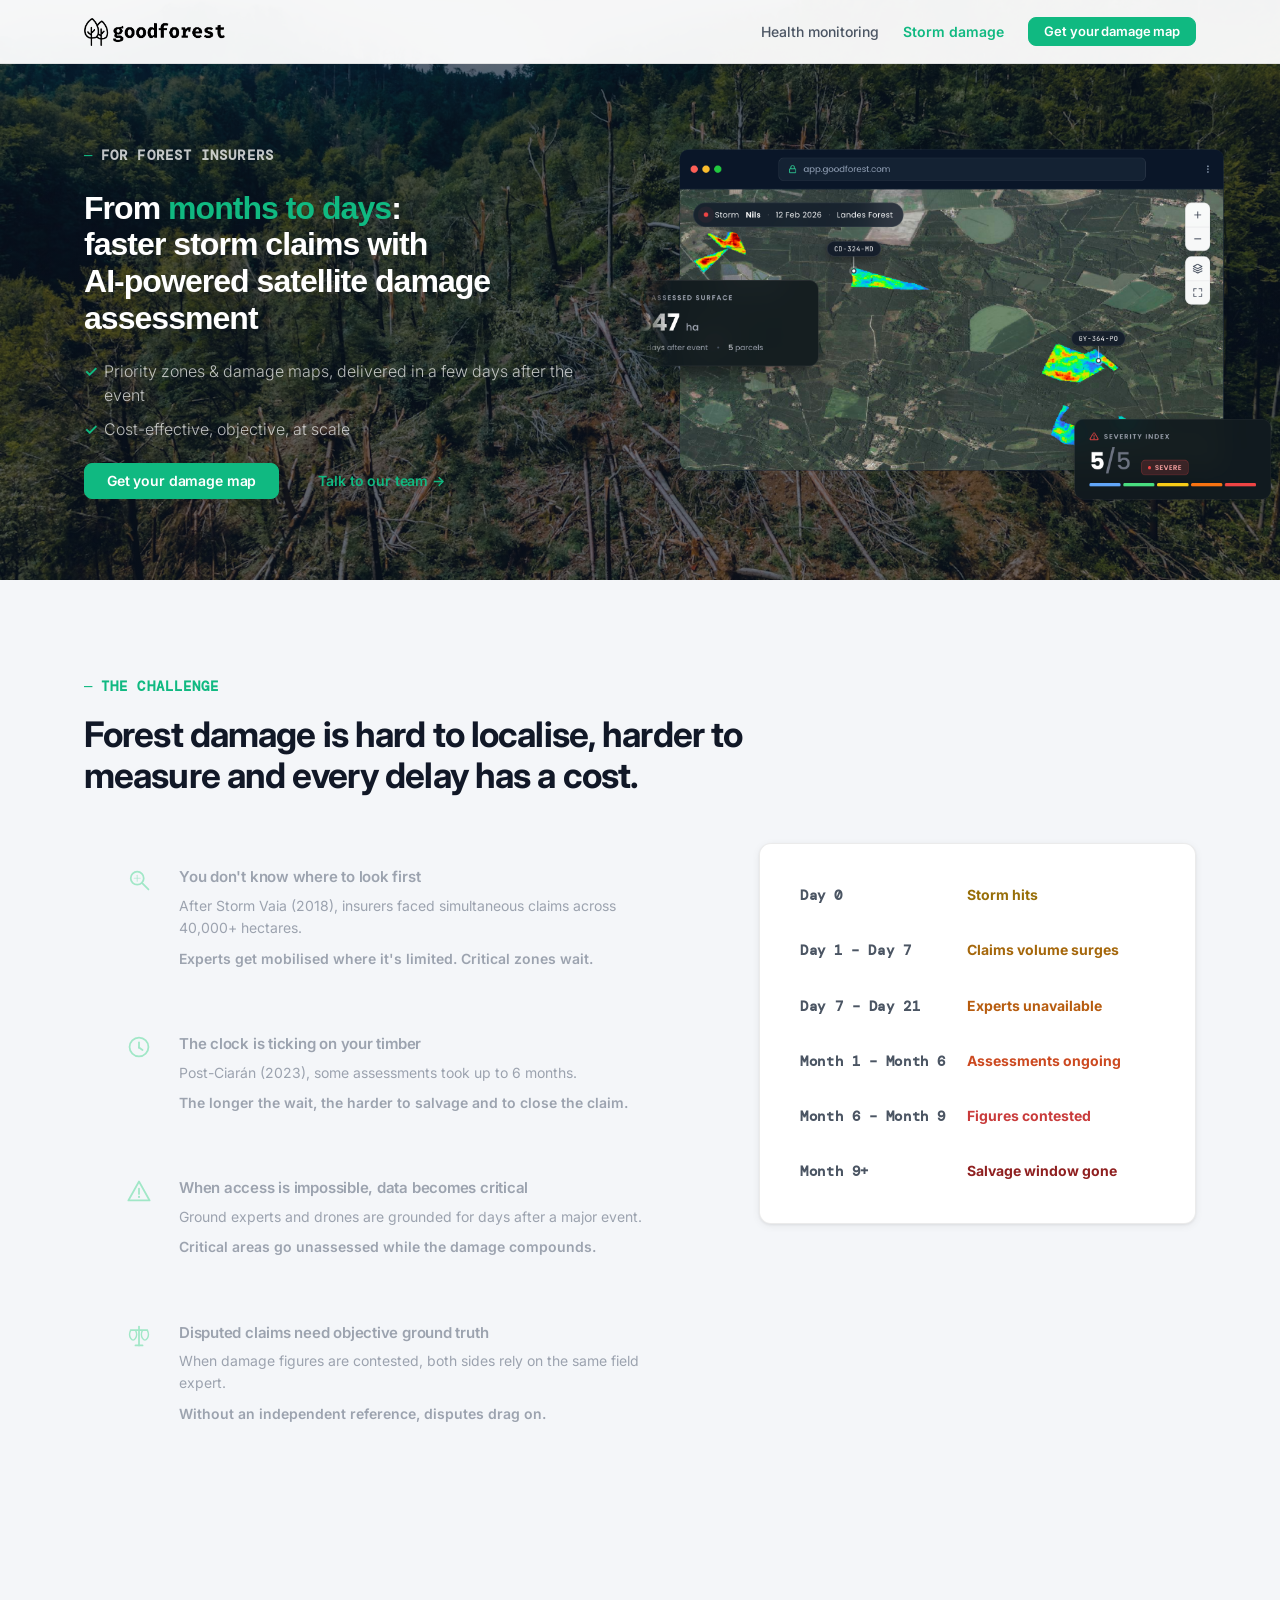
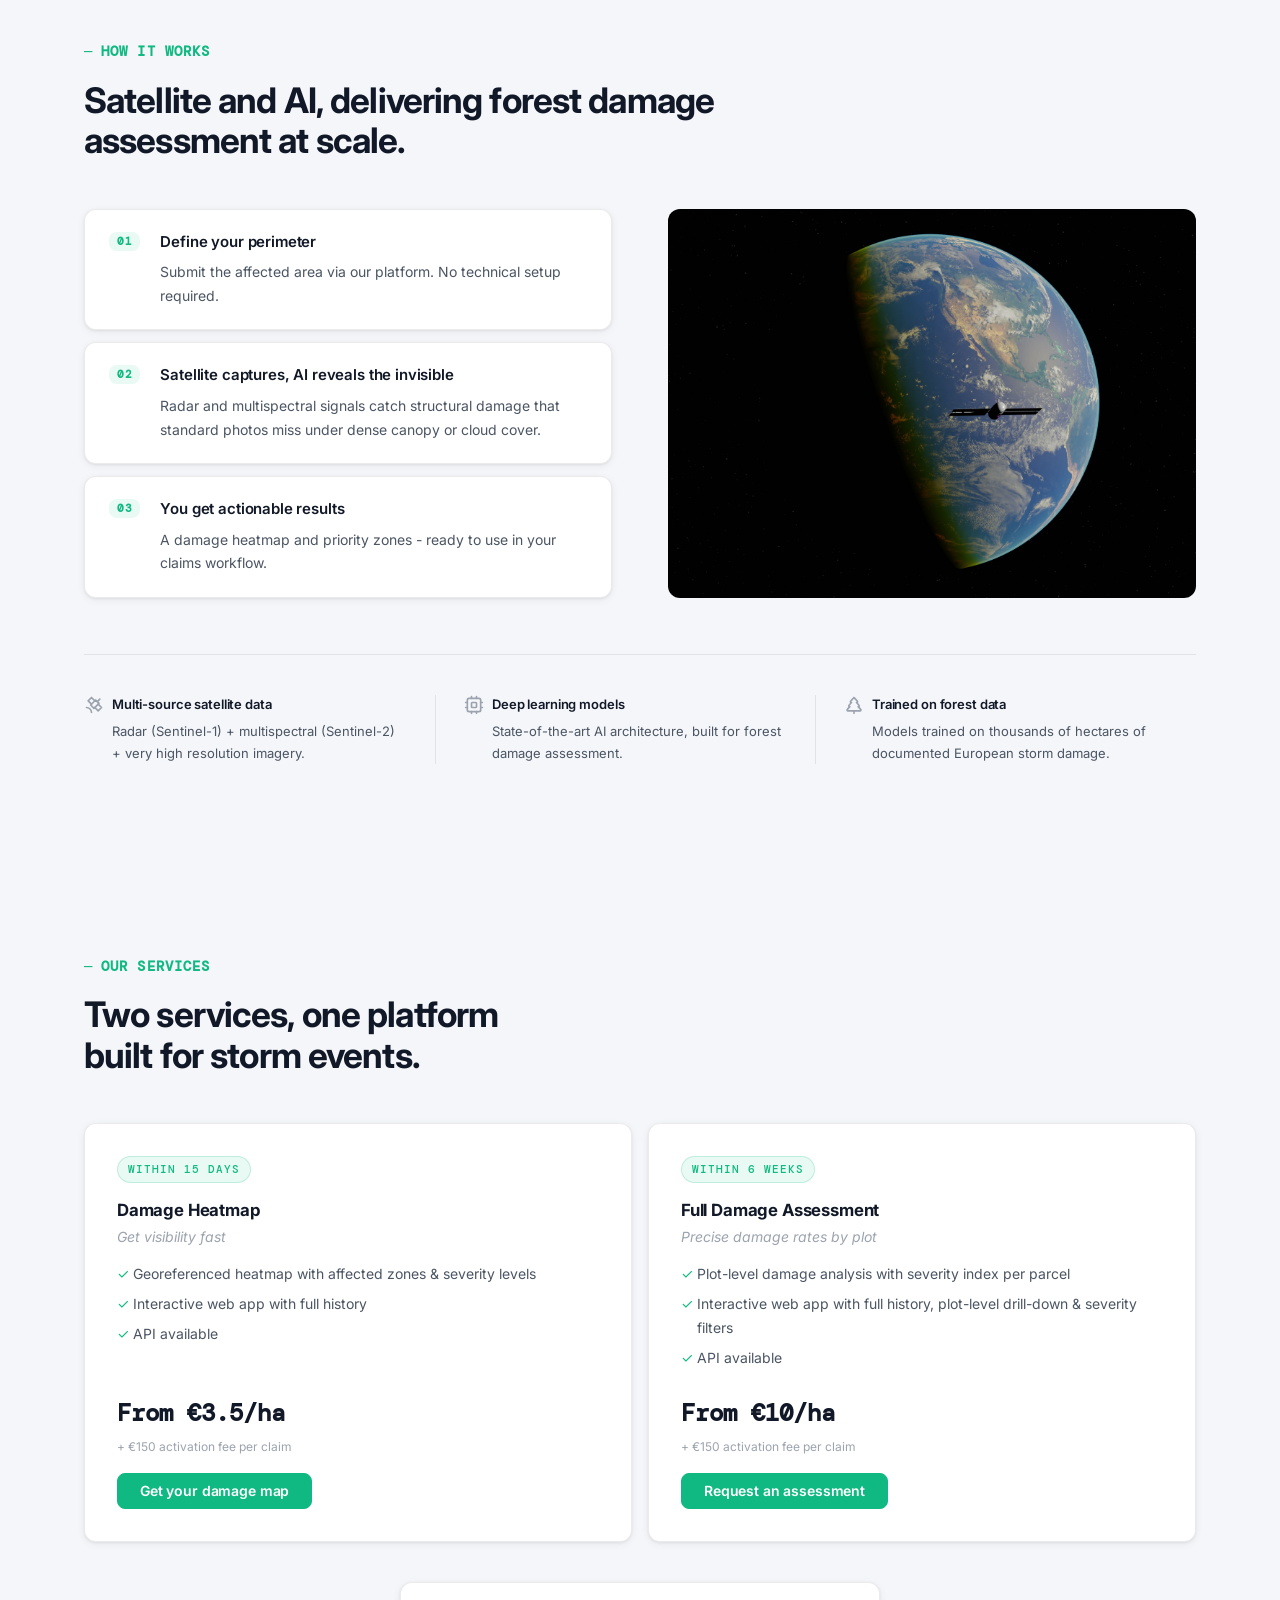
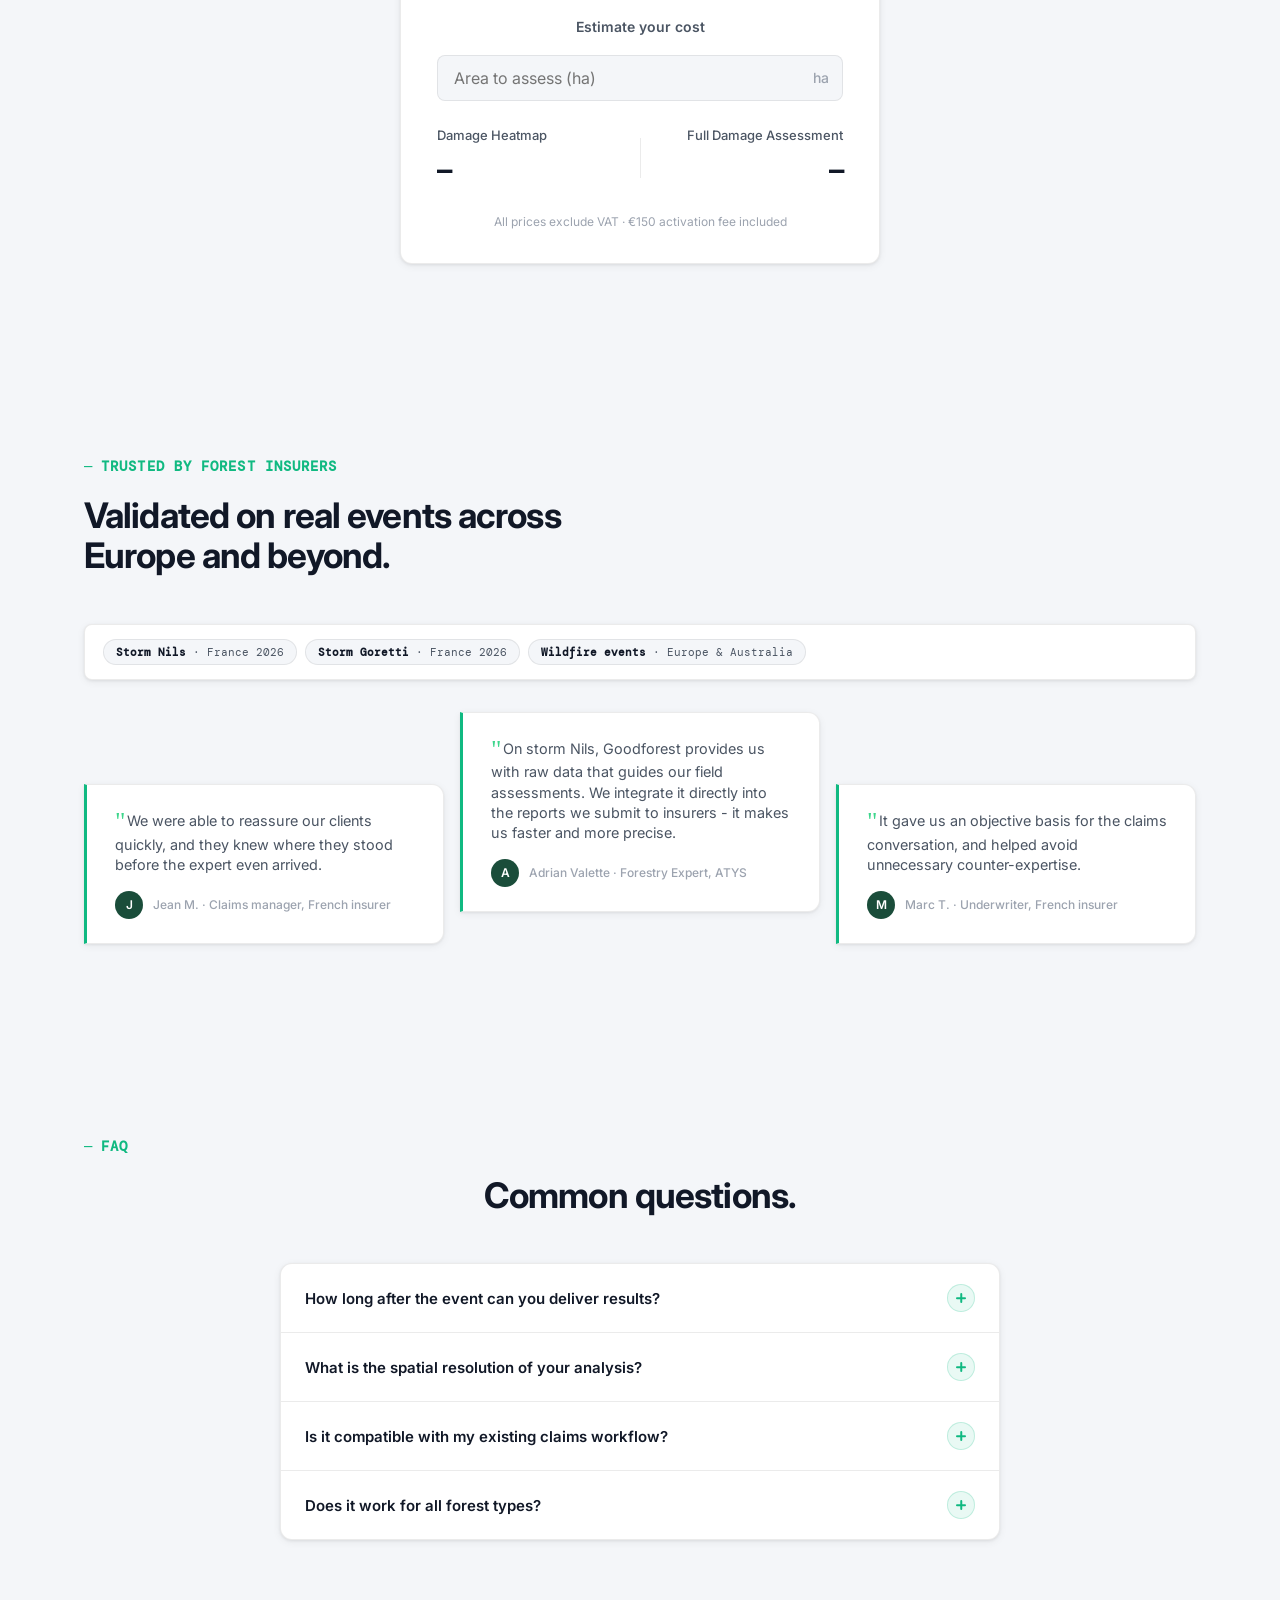
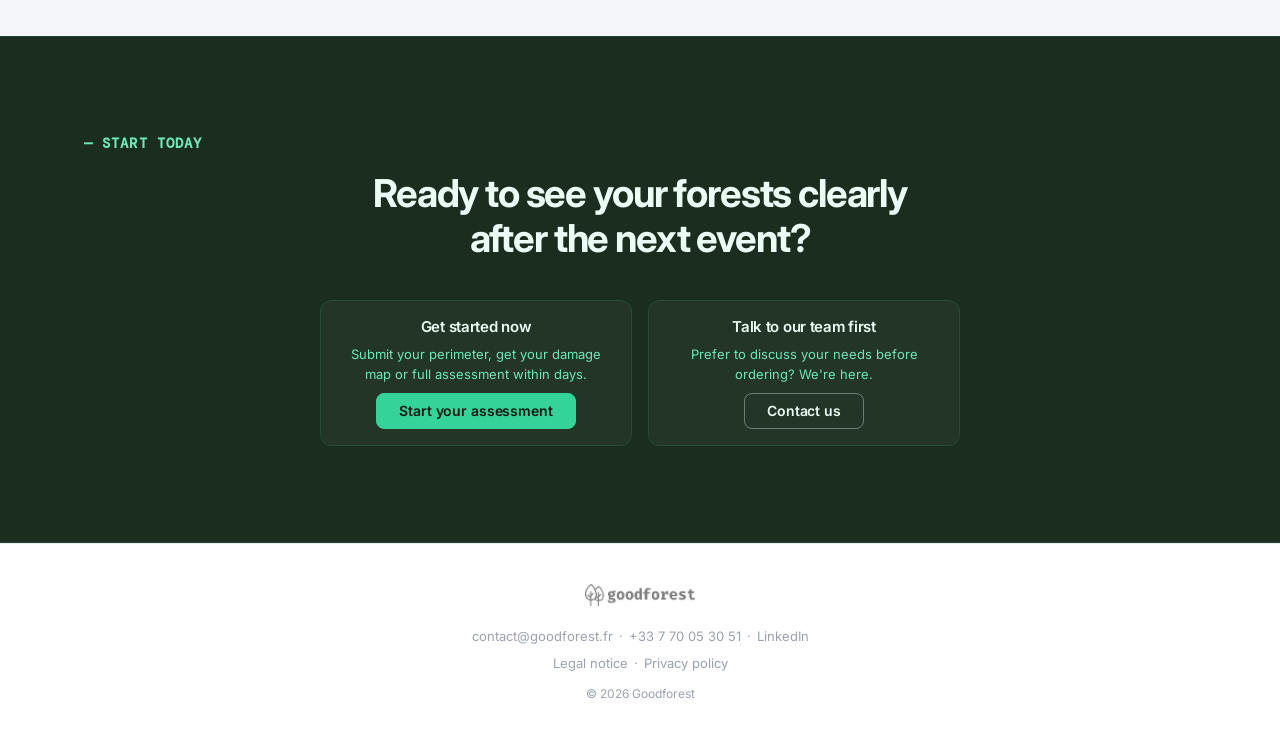
<file: insurance-storm/index.html>
<!DOCTYPE html>
<html lang="en">
<head>
  <meta charset="UTF-8">
  <meta name="viewport" content="width=device-width, initial-scale=1.0">
  <title>goodforest - Forest Damage Assessment</title>
  <meta name="description" content="Reliable, fast satellite-based damage assessment for forest insurers — after storms and wildfires.">
  <link rel="preconnect" href="https://fonts.googleapis.com">
  <link rel="preconnect" href="https://fonts.gstatic.com" crossorigin>
  <link href="https://fonts.googleapis.com/css2?family=Inter:wght@400;500;600;700&family=DM+Mono:wght@400;500&display=swap" rel="stylesheet">
  <link rel="icon" type="image/png" href="/assets/logo-arbre-seul.png">
  <link rel="stylesheet" href="style.css">
  <link rel="stylesheet" href="../assets/challenge-section.css">
</head>
<body>

  <!-- ===================== NAV ===================== -->
  <nav class="nav" aria-label="Main navigation">
    <div class="nav__inner container">
      <a href="#hero" class="nav__logo" aria-label="Goodforest — home">
        <img src="../logo.png" alt="Goodforest" class="nav__logo-img" height="32">
      </a>
      <div class="nav__actions">
        <a href="/monitoring/" class="nav__link">Health monitoring</a>
        <a href="/insurance-storm/" class="nav__link nav__link--active">Storm damage</a>

        <a href="#contact" class="btn btn--green btn--sm" data-modal-order>Get your damage map</a>
      </div>
    </div>
  </nav>

  <main>

    <!-- ===================== HERO ===================== -->
    <section class="hero" id="hero">
      <div class="hero__content">
        <span class="hero__persona">For forest insurers</span>
        <h1 class="hero__headline">
          From <em>months to days</em>: <br>faster storm claims with <br> AI-powered satellite damage assessment
        </h1>
        <ul class="hero__bullets">
          <li>Priority zones &amp; damage maps, delivered in a few days after the event</li>
          <li>Cost-effective, objective, at scale</li>
        </ul>
        <div class="hero__ctas">
          <a href="#contact" class="btn btn--primary" data-modal-order>Get your damage map</a>
          <a href="#contact" class="btn btn--ghost" data-modal>Talk to our team →</a>
        </div>
      </div>
      <div class="hero__visual">
        <img src="../assets/hero-insurancev2.png" alt="Goodforest damage assessment platform">
      </div>
    </section>

    <!-- ===================== PROBLEM ===================== -->
    <section class="section" id="problem">
      <div class="container">
        <p class="section-label">The Challenge</p>
        <h2 class="section-title">Forest damage is hard to localise, harder to measure and every delay has a cost.</h2>

        <div id="challenge-section"></div>

      </div>
    </section>

    <!-- ===================== HOW IT WORKS ===================== -->
    <section class="section" id="how">
      <div class="container">
        <p class="section-label">How It Works</p>
        <h2 class="section-title">Satellite and AI, delivering forest damage assessment at scale.</h2>

        <div class="how-layout">

          <div class="how-steps">

            <div class="how-step fade-in">
              <span class="how-step__num">01</span>
              <div class="how-step__body">
                <h3 class="step__title">Define your perimeter</h3>
                <p class="step__text">Submit the affected area via our platform. No technical setup required.</p>
              </div>
            </div>

            <div class="how-step fade-in">
              <span class="how-step__num">02</span>
              <div class="how-step__body">
                <h3 class="step__title">Satellite captures, AI reveals the invisible</h3>
                <p class="step__text">Radar and multispectral signals catch structural damage that standard photos miss under dense canopy or cloud cover.</p>
              </div>
            </div>

            <div class="how-step fade-in">
              <span class="how-step__num">03</span>
              <div class="how-step__body">
                <h3 class="step__title">You get actionable results</h3>
                <p class="step__text">A damage heatmap and priority zones - ready to use in your claims workflow.</p>
              </div>
            </div>

          </div>

          <div class="how-heatmap">
            <img src="../assets/earth.jpg" alt="Satellite in orbit above Earth" class="heatmap-img">
          </div>

        </div>

        <div class="how-tech-bar">

          <div class="tech-block">
            <div class="tech-block__header">
              <svg class="tech-block__icon" xmlns="http://www.w3.org/2000/svg" width="20" height="20" viewBox="0 0 24 24" fill="none" stroke="currentColor" stroke-width="2" stroke-linecap="round" stroke-linejoin="round" aria-hidden="true">
                <path d="M13 7 9 3 5 7l4 4"/><path d="m17 11 4 4-4 4-4-4"/><path d="m8 12 4 4 6-6-4-4Z"/><path d="m16 8 3-3"/><path d="M9 21a6 6 0 0 0-6-6"/>
              </svg>
              <h4 class="tech-block__title">Multi-source satellite data</h4>
            </div>
            <p class="tech-block__text">Radar (Sentinel-1) + multispectral (Sentinel-2) + very high resolution imagery.</p>
          </div>

          <div class="tech-block">
            <div class="tech-block__header">
              <svg class="tech-block__icon" xmlns="http://www.w3.org/2000/svg" width="20" height="20" viewBox="0 0 24 24" fill="none" stroke="currentColor" stroke-width="2" stroke-linecap="round" stroke-linejoin="round" aria-hidden="true">
                <rect width="16" height="16" x="4" y="4" rx="2"/><rect width="6" height="6" x="9" y="9" rx="1"/><path d="M15 2v2"/><path d="M15 20v2"/><path d="M2 15h2"/><path d="M2 9h2"/><path d="M20 15h2"/><path d="M20 9h2"/><path d="M9 2v2"/><path d="M9 20v2"/>
              </svg>
              <h4 class="tech-block__title">Deep learning models</h4>
            </div>
            <p class="tech-block__text">State-of-the-art AI architecture, built for forest damage assessment.</p>
          </div>

          <div class="tech-block">
            <div class="tech-block__header">
              <svg class="tech-block__icon" xmlns="http://www.w3.org/2000/svg" width="20" height="20" viewBox="0 0 24 24" fill="none" stroke="currentColor" stroke-width="2" stroke-linecap="round" stroke-linejoin="round" aria-hidden="true">
                <path d="m17 14 3 3.3a1 1 0 0 1-.7 1.7H4.7a1 1 0 0 1-.7-1.7L7 14h-.3a1 1 0 0 1-.7-1.7L9 9h-.2A1 1 0 0 1 8 7.3L12 3l4 4.3a1 1 0 0 1-.8 1.7H15l3 3.3a1 1 0 0 1-.7 1.7H17Z"/><path d="M12 22v-3"/>
              </svg>
              <h4 class="tech-block__title">Trained on forest data</h4>
            </div>
            <p class="tech-block__text">Models trained on thousands of hectares of documented European storm damage.</p>
          </div>

        </div>

      </div>
    </section>

    <!-- ===================== DARK SPACER ===================== -->
    <section class="section section--dark-spacer" id="dark-spacer">
      <!-- content à venir -->
    </section>

    <!-- ===================== SERVICES ===================== -->
    <section class="section" id="services">
      <div class="container">
        <p class="section-label">Our Services</p>
        <h2 class="section-title">Two services, one platform <br> built for storm events.</h2>
        <div class="cards-grid cards-grid--2col">

          <article class="card card--service fade-in">
            <span class="service-tag">Within 15 days</span>
            <h3 class="card__title">Damage Heatmap</h3>
            <p class="card__tagline"><em>Get visibility fast</em></p>
            <ul class="card__text" style="list-style: none; display: flex; flex-direction: column; gap: 6px; padding: 0; margin-bottom: 4px;">
              <li style="padding-left: 16px; position: relative;"><span style="position: absolute; left: 0; color: var(--primary);">✓</span> Georeferenced heatmap with affected zones &amp; severity levels</li>
              <li style="padding-left: 16px; position: relative;"><span style="position: absolute; left: 0; color: var(--primary);">✓</span> Interactive web app with full history</li>
              <li style="padding-left: 16px; position: relative;"><span style="position: absolute; left: 0; color: var(--primary);">✓</span> API available</li>
            </ul>
            <p class="service-price">From €3.5/ha</p>
            <p class="card__text" style="font-size: 0.75rem; color: var(--t3); margin-top: -12px; margin-bottom: 16px;">+ €150 activation fee per claim</p>
            <a href="#contact" class="btn btn--green" data-modal-order>Get your damage map</a>
          </article>

          <article class="card card--service fade-in">
            <span class="service-tag">Within 6 weeks</span>
            <h3 class="card__title">Full Damage Assessment</h3>
            <p class="card__tagline"><em>Precise damage rates by plot</em></p>
            <ul class="card__text" style="list-style: none; display: flex; flex-direction: column; gap: 6px; padding: 0; margin-bottom: 4px;">
              <li style="padding-left: 16px; position: relative;"><span style="position: absolute; left: 0; color: var(--primary);">✓</span> Plot-level damage analysis with severity index per parcel</li>
              <li style="padding-left: 16px; position: relative;"><span style="position: absolute; left: 0; color: var(--primary);">✓</span> Interactive web app with full history, plot-level drill-down &amp; severity filters</li>
              <li style="padding-left: 16px; position: relative;"><span style="position: absolute; left: 0; color: var(--primary);">✓</span> API available</li>
            </ul>
            <p class="service-price">From €10/ha</p>
            <p class="card__text" style="font-size: 0.75rem; color: var(--t3); margin-top: -12px; margin-bottom: 16px;">+ €150 activation fee per claim</p>
            <a href="#contact" class="btn btn--green" data-modal>Request an assessment</a>
          </article>

        </div>

        <div class="simulator">
          <p class="simulator__title">Estimate your cost</p>
          <div class="simulator__input-wrap">
            <input
              type="number"
              id="simulatorInput"
              class="simulator__input"
              placeholder="Area to assess (ha)"
              min="1"
            />
            <span class="simulator__unit">ha</span>
          </div>
          <div class="simulator__results" id="simulatorResults">
            <div class="simulator__result">
              <span class="simulator__result-label">Damage Heatmap</span>
              <span class="simulator__result-price" id="priceHeatmap">—</span>
            </div>
            <div class="simulator__divider"></div>
            <div class="simulator__result">
              <span class="simulator__result-label">Full Damage Assessment</span>
              <span class="simulator__result-price" id="priceAssessment">—</span>
            </div>
          </div>
          <p class="simulator__footnote">All prices exclude VAT · €150 activation fee included</p>
          <p class="simulator__contact" id="simulatorContact" hidden>
            For areas above 30,000 ha, <a href="#contact" data-modal>contact us for a custom quote</a>.
          </p>
        </div>

      </div>
    </section>

    <!-- ===================== SOCIAL PROOF ===================== -->
    <section class="section" id="proof">
      <div class="container">
        <p class="section-label">Trusted by Forest Insurers</p>
        <h2 class="section-title">Validated on real events across <br> Europe and beyond.</h2>

        <div class="events-bar" role="list" aria-label="Events covered">
          <span class="event-pill" role="listitem"><strong>Storm Nils</strong> · France 2026</span>
          <span class="event-pill" role="listitem"><strong>Storm Goretti</strong> · France 2026</span>
          <span class="event-pill" role="listitem"><strong>Wildfire events</strong> · Europe &amp; Australia</span>
        </div>

        <div class="cards-grid cards-grid--podium">

          <blockquote class="card card--quote fade-in">
            <p class="card__text" style="line-height: 1.4;"><span class="quote-mark">"</span>We were able to reassure our clients quickly, and they knew where they stood before the expert even arrived.</p>
            <footer class="card__source">
              <span class="card__source-avatar">J</span>
              Jean M. · Claims manager, French insurer
            </footer>
          </blockquote>

          <blockquote class="card card--quote card--featured fade-in">
            <p class="card__text" style="line-height: 1.4;"><span class="quote-mark">"</span>On storm Nils, Goodforest provides us with raw data that guides our field assessments. We integrate it directly into the reports we submit to insurers - it makes us faster and more precise.</p>
            <footer class="card__source">
              <span class="card__source-avatar">A</span>
             Adrian Valette · Forestry Expert, ATYS
            </footer>
          </blockquote>

          <blockquote class="card card--quote fade-in">
            <p class="card__text" style="line-height: 1.4;"><span class="quote-mark">"</span>It gave us an objective basis for the claims conversation, and helped avoid unnecessary counter-expertise.</p>
            <footer class="card__source">
              <span class="card__source-avatar">M</span>
              Marc T. · Underwriter, French insurer
            </footer>
          </blockquote>

        </div>
      </div>
    </section>

    <!-- ===================== FAQ ===================== -->
    <section class="section" id="faq">
      <div class="container">
        <p class="section-label">FAQ</p>
        <h2 class="section-title section-title--centered">Common questions.</h2>

        <div class="faq-list">

          <details class="faq-item">
            <summary class="faq-item__question">
              How long after the event can you deliver results?
              <span class="faq-item__icon" aria-hidden="true"></span>
            </summary>
            <div class="faq-item__answer">
              <p>Delivery time depends on satellite revisit frequency and cloud cover over the affected area. Results are typically available within a few weeks post-event — significantly faster than traditional on-site expert assessment. We'll give you an honest timeline estimate as soon as you submit your perimeter.</p>
            </div>
          </details>

          <details class="faq-item">
            <summary class="faq-item__question">
              What is the spatial resolution of your analysis?
              <span class="faq-item__icon" aria-hidden="true"></span>
            </summary>
            <div class="faq-item__answer">
              <p>Our analysis reaches a granularity of 100 m², allowing precise plot-level damage mapping across your entire insured portfolio.</p>
            </div>
          </details>

          <details class="faq-item">
            <summary class="faq-item__question">
              Is it compatible with my existing claims workflow?
              <span class="faq-item__icon" aria-hidden="true"></span>
            </summary>
            <div class="faq-item__answer">
              <p>Yes. We adapt to your existing workflow and report format. API integration is available for teams who want to connect Goodforest directly to their claims management systems. Contact us to discuss your setup.</p>
            </div>
          </details>

          <details class="faq-item">
            <summary class="faq-item__question">
              Does it work for all forest types?
              <span class="faq-item__icon" aria-hidden="true"></span>
            </summary>
            <div class="faq-item__answer">
              <p>Yes — our models work regardless of tree species or forest composition. Whether your portfolio includes coniferous, deciduous, or mixed stands, the analysis applies.</p>
            </div>
          </details>

        </div>
      </div>
    </section>

    <!-- ===================== CTA FINAL ===================== -->
    <section class="section section--cta" id="contact">
      <div class="container">
        <h2 class="cta-title">Ready to see your forests clearly after the next event?</h2>
        <div class="cta-cards">

          <div class="cta-card fade-in">
            <h3 class="cta-card__title">Get started now</h3>
            <p class="cta-card__text">Submit your perimeter, get your damage map or full assessment within days.</p>
            <a href="#contact" class="btn btn--green" data-modal-order>Start your assessment</a>
          </div>

          <div class="cta-card fade-in">
            <h3 class="cta-card__title">Talk to our team first</h3>
            <p class="cta-card__text">Prefer to discuss your needs before ordering? We're here.</p>
            <a href="#contact" class="btn btn--outline-inv" data-modal>Contact us</a>
          </div>

        </div>
      </div>
    </section>

  </main>

  <!-- ===================== FOOTER ===================== -->
  <footer class="footer">
    <div class="container">
      <img src="../logo normal.png" alt="Goodforest" class="footer__logo" height="24">
      <div class="footer__contact">
        <a href="mailto:contact@goodforest.fr">contact@goodforest.fr</a>
        <span class="footer__sep" aria-hidden="true">·</span>
        <a href="tel:+33770053051">+33 7 70 05 30 51</a>
        <span class="footer__sep" aria-hidden="true">·</span>
        <a href="https://www.linkedin.com/company/goodforest/" target="_blank" rel="noopener noreferrer">LinkedIn</a>
      </div>
      <div class="footer__legal">
        <a href="https://goodforest.fr/mentions-legales" target="_blank" rel="noopener noreferrer">Legal notice</a>
        <span class="footer__sep" aria-hidden="true">·</span>
        <a href="https://goodforest.fr/politique-de-confidentialite" target="_blank" rel="noopener noreferrer">Privacy policy</a>
      </div>
      <p class="footer__text">© 2026 Goodforest</p>
    </div>
  </footer>

  <!-- ===================== CONTACT MODAL ===================== -->
  <div class="modal-overlay" id="contactModal" aria-modal="true" role="dialog" aria-labelledby="modalTitle">
    <div class="modal-card">
      <button class="modal-close" aria-label="Close">&times;</button>
      <h2 class="modal-title" id="modalTitle">Talk to our team</h2>
      <p class="modal-sub">Tell us about your situation — we'll get back to you within 24 hours.</p>

      <form class="modal-form" id="contactForm" action="https://formspree.io/f/mpqolpba" method="POST">

        <div class="form-group">
          <label for="name">Full name <span class="form-required">*</span></label>
          <input type="text" id="name" name="name" required placeholder="Jane Dupont">
        </div>

        <div class="form-group">
          <label for="email">Professional email <span class="form-required">*</span></label>
          <input type="email" id="email" name="email" required placeholder="jane@company.com">
        </div>

        <div class="form-group">
          <label for="organisation">Organisation <span class="form-required">*</span></label>
          <input type="text" id="organisation" name="organisation" required placeholder="Groupama, AXA…">
        </div>

        <div class="form-group">
          <label for="phone">Phone number <span class="form-required">*</span></label>
          <input type="text" id="phone" name="phone" required placeholder="+33 6 12 34 56 78">
        </div>

        <div class="form-row">
          <div class="form-group">
            <label for="role">Your role <span class="form-required">*</span></label>
            <select id="role" name="role" required>
              <option value="" disabled selected>Select your role</option>
              <option>Claims manager</option>
              <option>Forest portfolio manager</option>
              <option>Underwriter</option>
              <option>Forest manager</option>
              <option>Other</option>
            </select>
          </div>

          <div class="form-group">
            <label for="area">Estimated forest area</label>
            <select id="area" name="area">
              <option value="">— optional —</option>
              <option>Less than 100 ha</option>
              <option>100–500 ha</option>
              <option>500–2000 ha</option>
              <option>More than 2000 ha</option>
            </select>
          </div>
        </div>

        <div class="form-group">
          <label for="situation">Your situation <span class="form-required">*</span></label>
          <select id="situation" name="situation" required>
            <option value="" disabled selected>Select your situation</option>
            <option>I have a recent storm event to assess</option>
            <option>I have a recent wildfire event to assess</option>
            <option>I want to learn more before a future event</option>
            <option>Other</option>
          </select>
        </div>

        <div class="form-group">
          <label for="message">Message</label>
          <textarea id="message" name="message" rows="3" placeholder="Any specific context or question?"></textarea>
        </div>

        <button type="submit" class="btn btn--primary modal-submit">Send — we'll get back to you within 24h</button>
      </form>

      <div class="modal-success" id="modalSuccess" hidden>
        <p>Thank you — we'll be in touch within 24 hours.</p>
      </div>
    </div>
  </div>

  <!-- ===================== ORDER MODAL ===================== -->
  <div class="modal-overlay" id="orderModal" aria-modal="true" role="dialog" aria-labelledby="orderModalTitle">
    <div class="modal-card">
      <button class="modal-close" aria-label="Close">&times;</button>
      <h2 class="modal-title" id="orderModalTitle">Get your damage map</h2>
      <p class="modal-sub">Tell us about your event — we'll call you back within 24 hours to confirm and process your order.</p>

      <form class="modal-form" id="orderForm" action="https://formspree.io/f/mpqolpba" method="POST">

        <input type="hidden" name="form-name" value="get-started">

        <div class="form-group">
          <label for="o-name">Full name <span class="form-required">*</span></label>
          <input type="text" id="o-name" name="name" required placeholder="Jane Dupont">
        </div>

        <div class="form-group">
          <label for="o-email">Professional email <span class="form-required">*</span></label>
          <input type="email" id="o-email" name="email" required placeholder="jane@company.com">
        </div>

        <div class="form-group">
          <label for="o-phone">Phone number <span class="form-required">*</span></label>
          <input type="tel" id="o-phone" name="phone" required placeholder="+33 6 12 34 56 78">
        </div>

        <div class="form-group">
          <label for="o-organisation">Organisation <span class="form-required">*</span></label>
          <input type="text" id="o-organisation" name="organisation" required placeholder="Groupama, AXA…">
        </div>

        <div class="form-group">
          <label for="o-event-type">Event type <span class="form-required">*</span></label>
          <select id="o-event-type" name="event-type" required>
            <option value="" disabled selected>Select event type</option>
            <option>Storm</option>
            <option>Wildfire</option>
          </select>
        </div>

        <div class="form-group">
          <label for="o-event-date">Approximate event date <span class="form-required">*</span></label>
          <input type="date" id="o-event-date" name="event-date" required>
        </div>

        <div class="form-group">
          <label for="o-event-name">Event name &amp; country <span class="form-required">*</span></label>
          <input type="text" id="o-event-name" name="event-name" required placeholder="e.g. Storm Nils, France">
        </div>

        <div class="form-group">
          <label for="o-area">Estimated area to analyse <span class="form-required">*</span></label>
          <select id="o-area" name="area" required>
            <option value="" disabled selected>Select area</option>
            <option>Less than 50 ha</option>
            <option>50 to 200 ha</option>
            <option>200 to 500 ha</option>
            <option>More than 500 ha</option>
          </select>
        </div>

        <button type="submit" class="btn btn--primary modal-submit">Submit my order request</button>
      </form>

      <div class="modal-success" id="orderSuccess" hidden>
        <p>Thank you — we'll call you back within 24 hours to confirm your order and get started.</p>
      </div>
    </div>
  </div>

  <script src="../assets/challenge-section.js"></script>
  <script>
    renderChallengeSection(document.getElementById('challenge-section'), {
      points: [
        {
          icon: `<svg width="26" height="26" viewBox="0 0 22 22" fill="none" xmlns="http://www.w3.org/2000/svg" aria-hidden="true">
            <circle cx="9.5" cy="9.5" r="5.5" stroke="#3DD68C" stroke-width="1.5"/>
            <line x1="13.7" y1="13.7" x2="19" y2="19" stroke="#3DD68C" stroke-width="1.5" stroke-linecap="round"/>
            <line x1="7" y1="9.5" x2="12" y2="9.5" stroke="#3DD68C" stroke-width="1" stroke-linecap="round" opacity="0.6"/>
            <line x1="9.5" y1="7" x2="9.5" y2="12" stroke="#3DD68C" stroke-width="1" stroke-linecap="round" opacity="0.6"/>
          </svg>`,
          title: "You don't know where to look first",
          text: 'After Storm Vaia (2018), insurers faced simultaneous claims across 40,000+ hectares.',
          conclusion: "Experts get mobilised where it's limited. Critical zones wait.",
          maxStage: 2,
        },
        {
          icon: `<svg width="26" height="26" viewBox="0 0 22 22" fill="none" xmlns="http://www.w3.org/2000/svg" aria-hidden="true">
            <circle cx="11" cy="11" r="8" stroke="#3DD68C" stroke-width="1.5"/>
            <line x1="11" y1="7" x2="11" y2="11.5" stroke="#3DD68C" stroke-width="1.5" stroke-linecap="round"/>
            <line x1="11" y1="11.5" x2="14" y2="13.5" stroke="#3DD68C" stroke-width="1.5" stroke-linecap="round"/>
            <circle cx="11" cy="11.5" r="0.8" fill="#3DD68C"/>
          </svg>`,
          title: 'The clock is ticking on your timber',
          text: 'Post-Ciarán (2023), some assessments took up to 6 months.',
          conclusion: 'The longer the wait, the harder to salvage and to close the claim.',
          maxStage: 4,
        },
        {
          icon: `<svg width="26" height="26" viewBox="0 0 22 22" fill="none" xmlns="http://www.w3.org/2000/svg" aria-hidden="true">
            <path d="M11 3L20 19H2L11 3Z" stroke="#3DD68C" stroke-width="1.5" stroke-linejoin="round"/>
            <line x1="11" y1="9" x2="11" y2="13.5" stroke="#3DD68C" stroke-width="1.5" stroke-linecap="round"/>
            <circle cx="11" cy="16" r="0.9" fill="#3DD68C"/>
          </svg>`,
          title: 'When access is impossible, data becomes critical',
          text: 'Ground experts and drones are grounded for days after a major event.',
          conclusion: 'Critical areas go unassessed while the damage compounds.',
          maxStage: 5,
        },
        {
          icon: `<svg width="26" height="26" viewBox="0 0 22 22" fill="none" xmlns="http://www.w3.org/2000/svg" aria-hidden="true">
            <line x1="11" y1="3" x2="11" y2="19" stroke="#3DD68C" stroke-width="1.5" stroke-linecap="round"/>
            <line x1="4" y1="6" x2="18" y2="6" stroke="#3DD68C" stroke-width="1.5" stroke-linecap="round"/>
            <path d="M4 6 Q2 10 4 13 Q6 16 8 13 Q10 10 8 6" stroke="#3DD68C" stroke-width="1.2" fill="none" stroke-linejoin="round"/>
            <path d="M14 6 Q12 10 14 13 Q16 16 18 13 Q20 10 18 6" stroke="#3DD68C" stroke-width="1.2" fill="none" stroke-linejoin="round"/>
            <line x1="8" y1="19" x2="14" y2="19" stroke="#3DD68C" stroke-width="1.5" stroke-linecap="round"/>
          </svg>`,
          title: 'Disputed claims need objective ground truth',
          text: 'When damage figures are contested, both sides rely on the same field expert.',
          conclusion: 'Without an independent reference, disputes drag on.',
          maxStage: 6,
        },
      ],
      timeline: [
        { time: 'Day 0', label: 'Storm hits', stage: 'yellow' },
        { time: 'Day 1 – Day 7', label: 'Claims volume surges', stage: 'amber' },
        { time: 'Day 7 – Day 21', label: 'Experts unavailable', stage: 'orange' },
        { time: 'Month 1 – Month 6', label: 'Assessments ongoing', stage: 'orange-red' },
        { time: 'Month 6 – Month 9', label: 'Figures contested', stage: 'red' },
        { time: 'Month 9+', label: 'Salvage window gone', stage: 'red-dark' },
      ],
      progressCursor: true,
    });
  </script>
  <script src="script.js"></script>
</body>
</html>
</file>
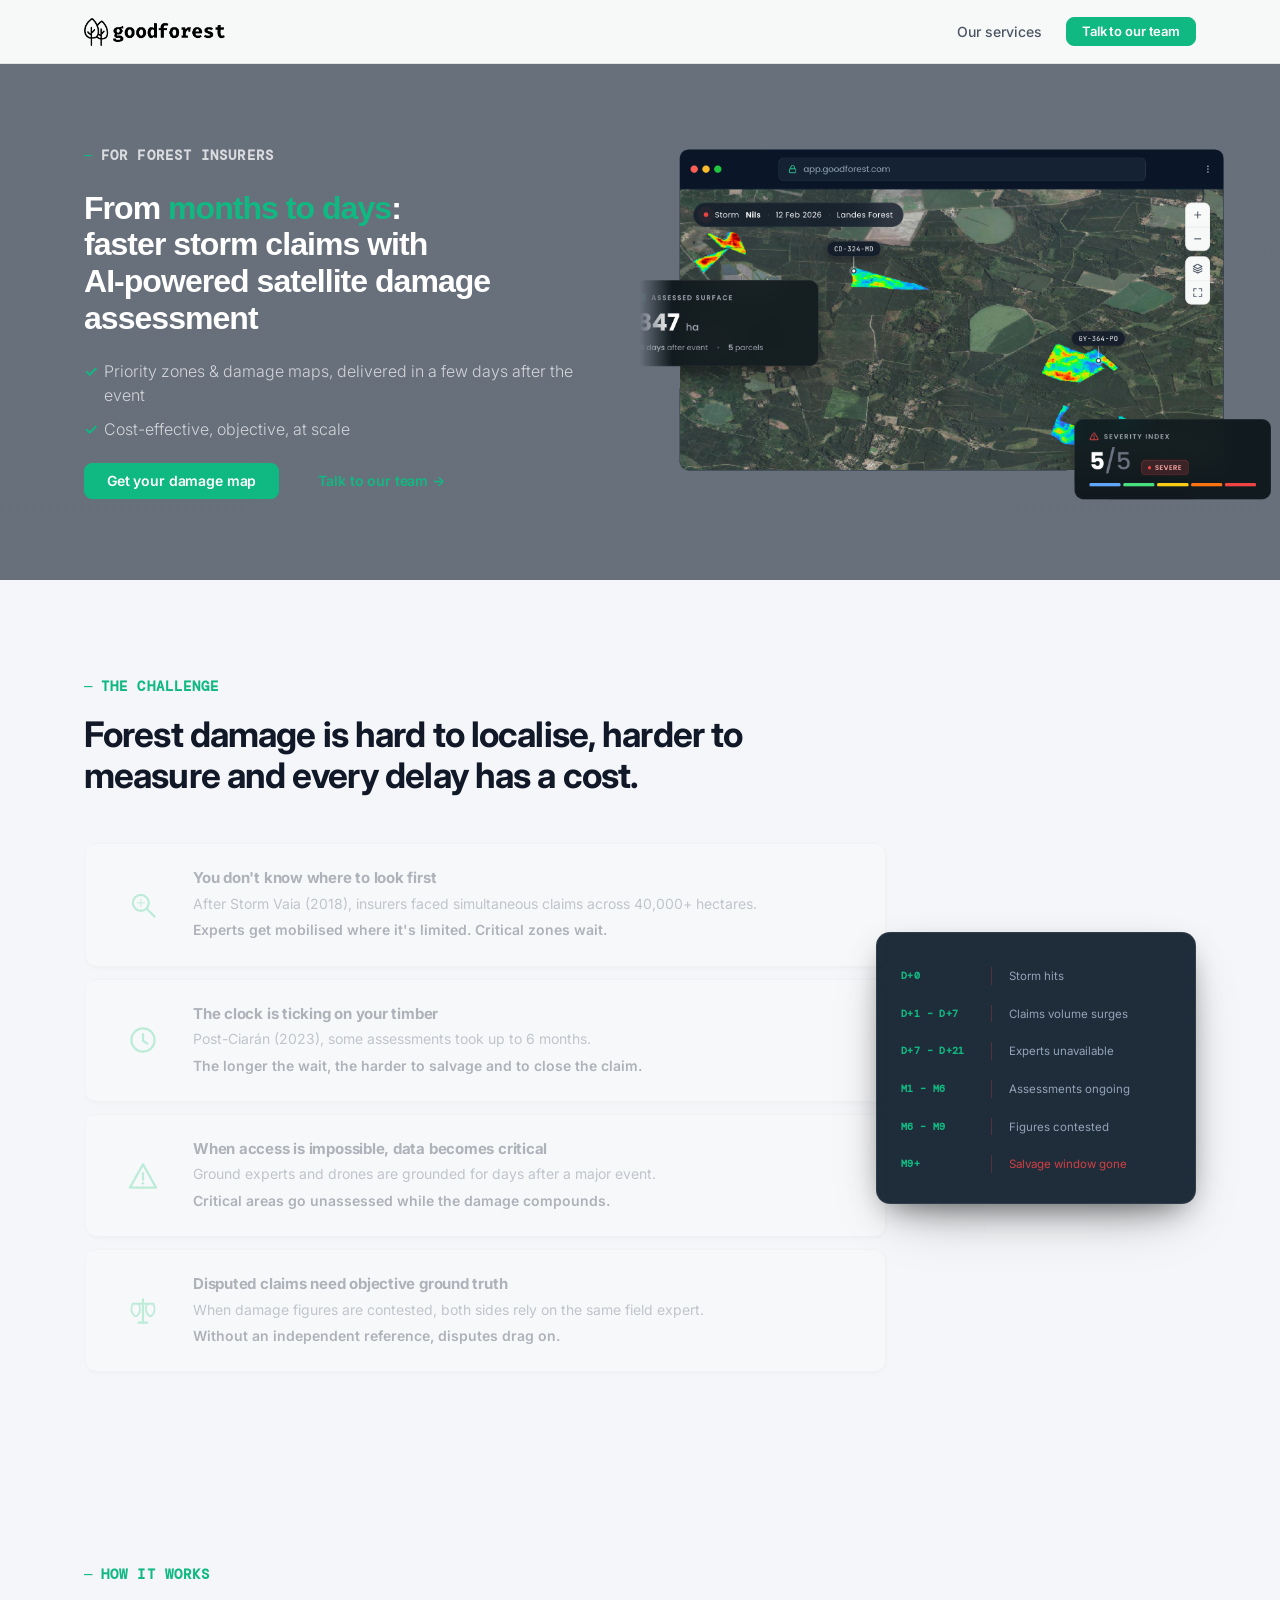
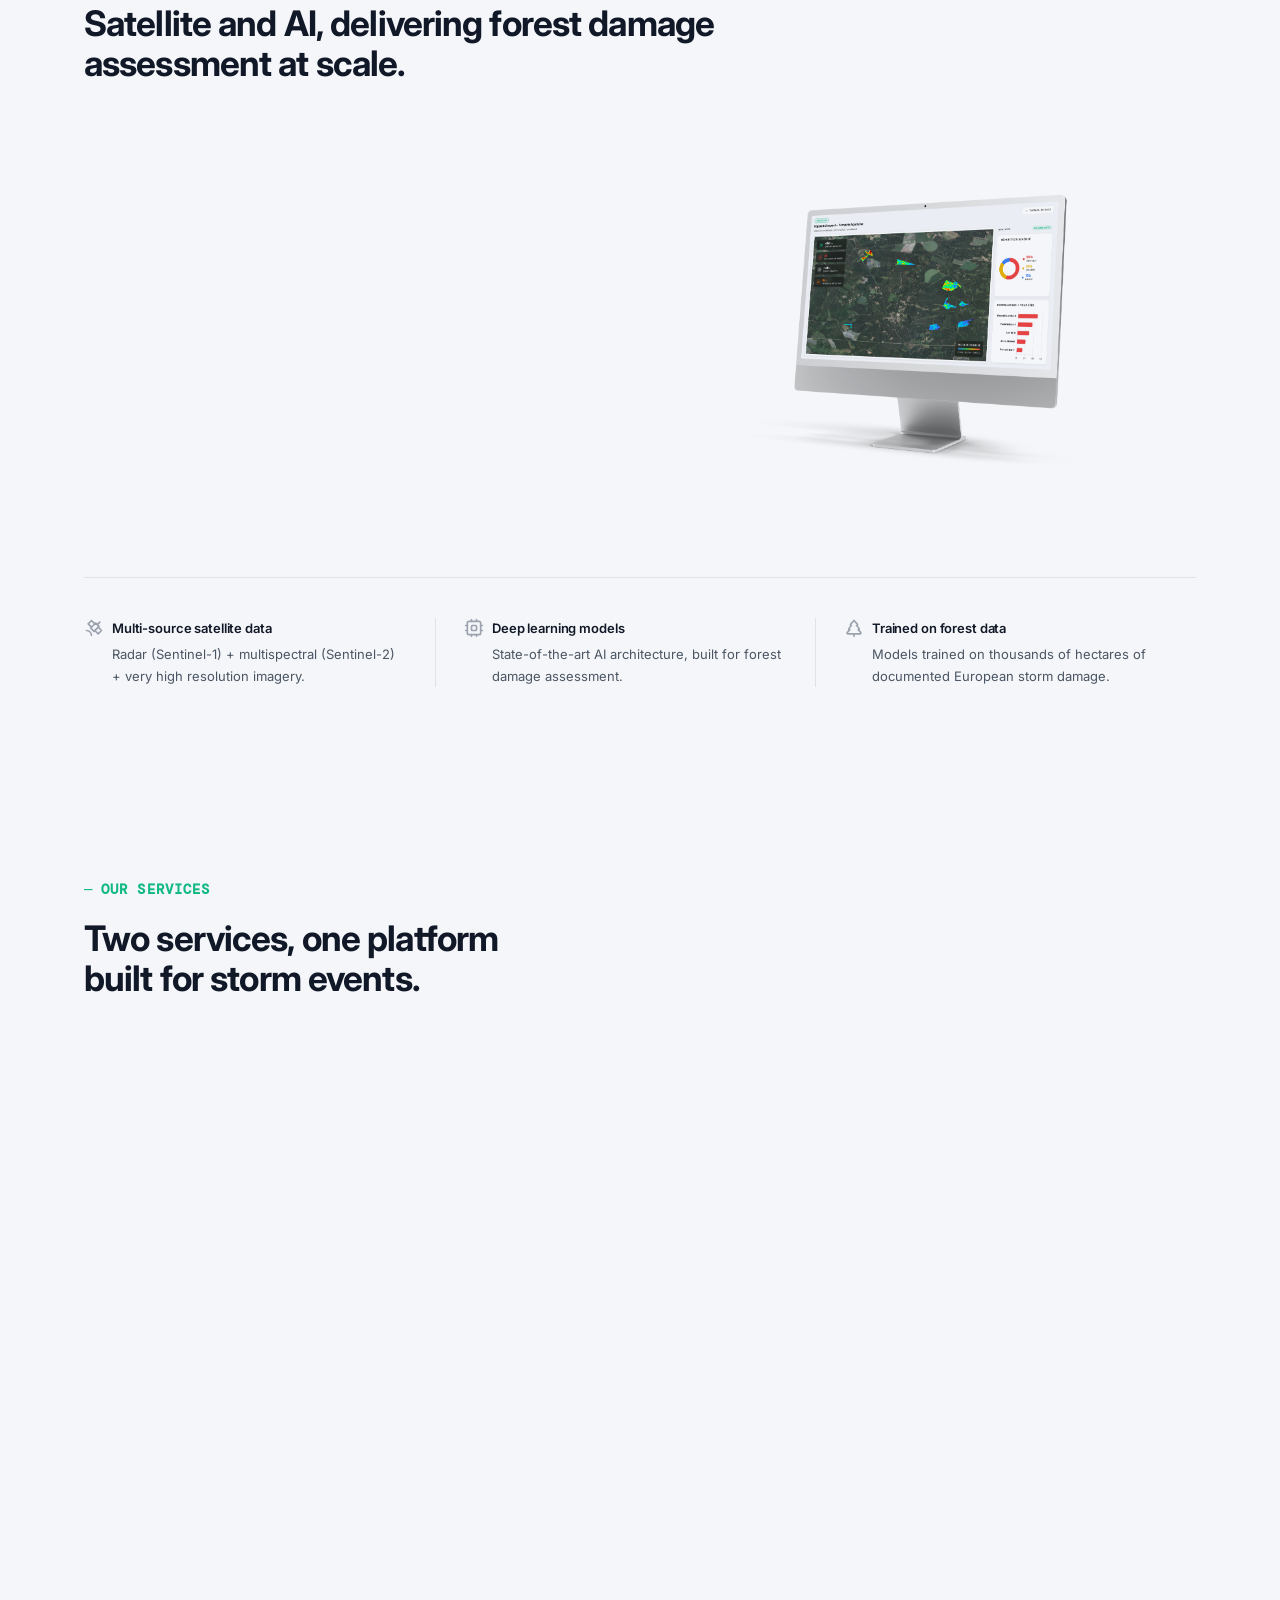
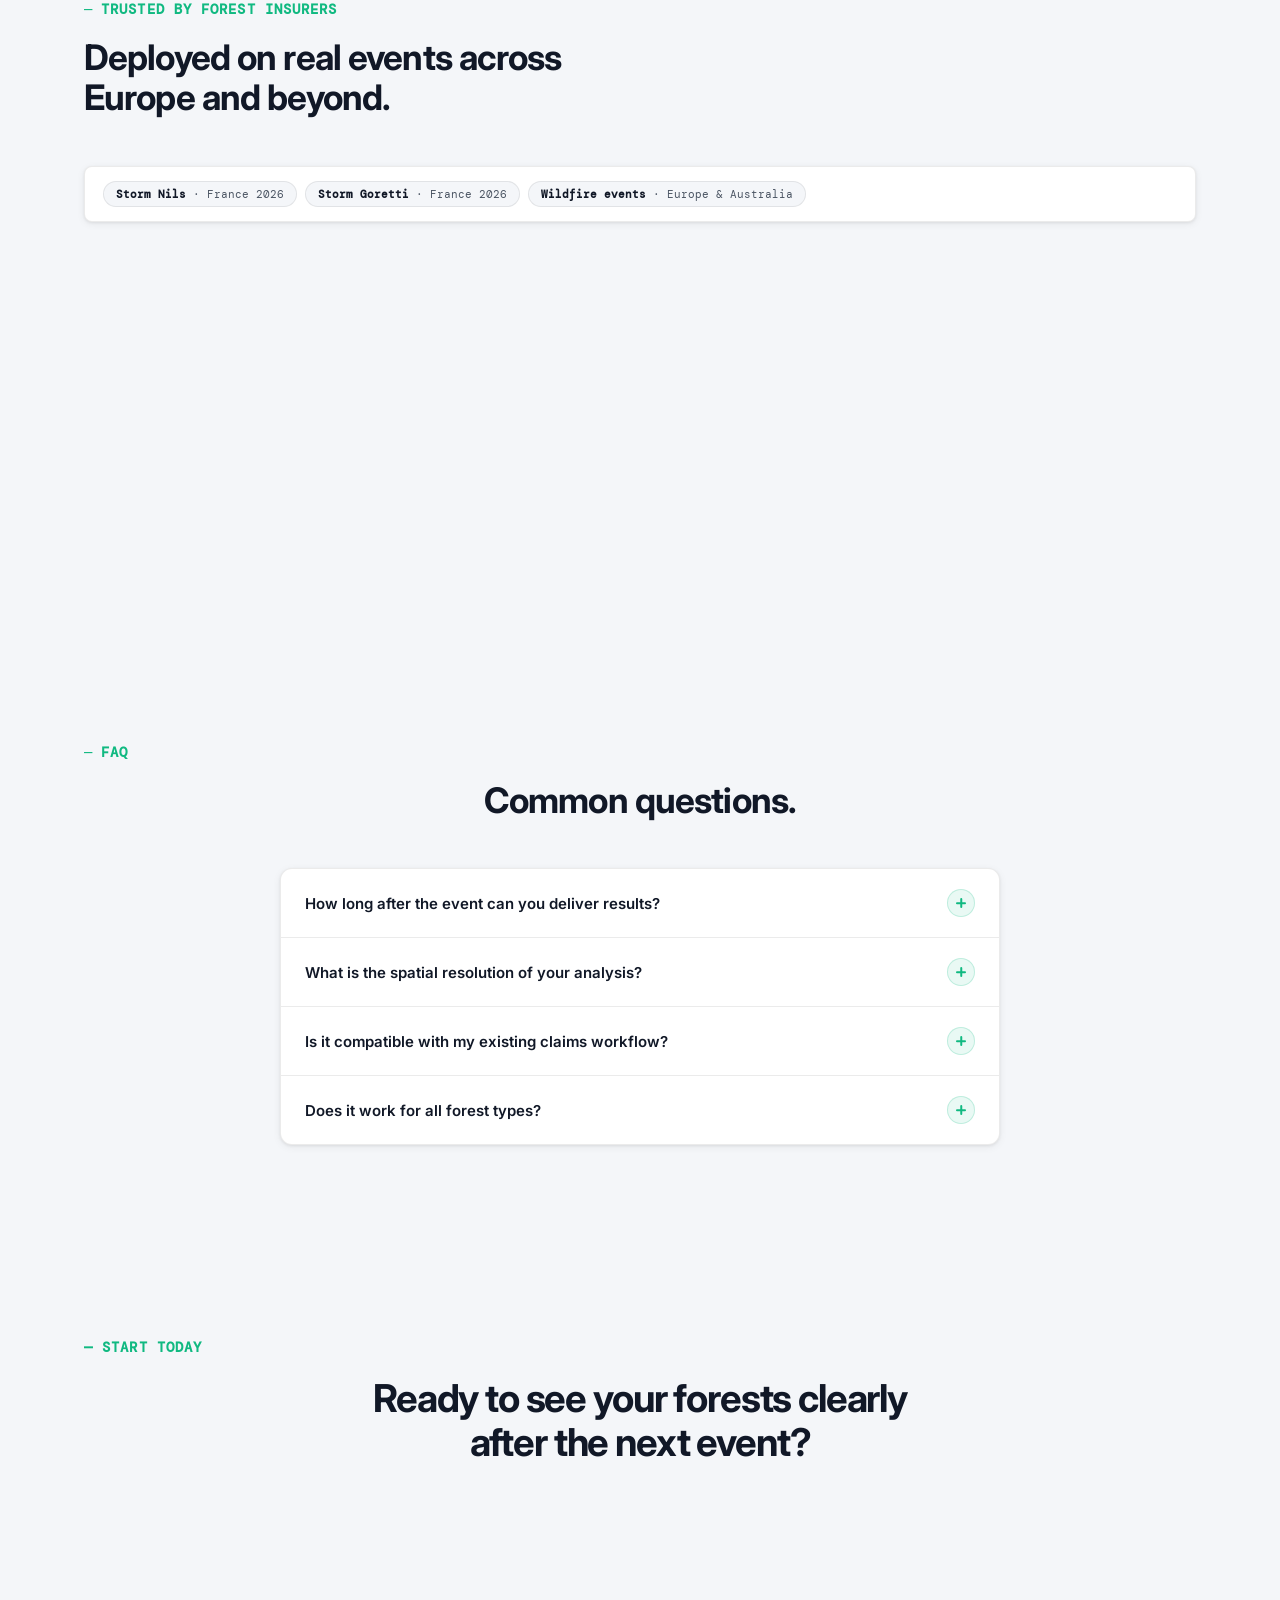
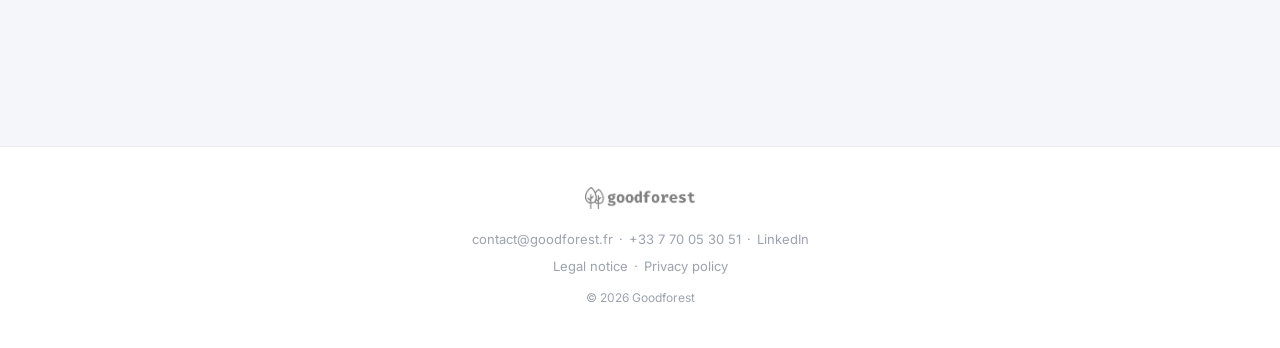
<file: insurance/index.html>
<!DOCTYPE html>
<html lang="en">
<head>
  <meta charset="UTF-8">
  <meta name="viewport" content="width=device-width, initial-scale=1.0">
  <title>goodforest - Forest Damage Assessment</title>
  <meta name="description" content="Reliable, fast satellite-based damage assessment for forest insurers — after storms and wildfires.">
  <link rel="preconnect" href="https://fonts.googleapis.com">
  <link rel="preconnect" href="https://fonts.gstatic.com" crossorigin>
  <link href="https://fonts.googleapis.com/css2?family=Inter:wght@400;500;600;700&family=DM+Mono:wght@400;500&display=swap" rel="stylesheet">
  <link rel="stylesheet" href="style.css">
</head>
<body>

  <!-- ===================== NAV ===================== -->
  <nav class="nav" aria-label="Main navigation">
    <div class="nav__inner container">
      <a href="#hero" class="nav__logo" aria-label="Goodforest — home">
        <img src="../logo.png" alt="Goodforest" class="nav__logo-img" height="32">
      </a>
      <div class="nav__actions">
        <a href="#services" class="nav__link">Our services</a>
        <a href="#contact" class="btn btn--green btn--sm" data-modal>Talk to our team</a>
      </div>
    </div>
  </nav>

  <main>

    <!-- ===================== HERO ===================== -->
    <section class="hero" id="hero">
      <div class="hero__content">
        <span class="hero__persona">For forest insurers</span>
        <h1 class="hero__headline">
          From <em>months to days</em>: <br>faster storm claims with <br> AI-powered satellite damage assessment
        </h1>
        <ul class="hero__bullets">
          <li>Priority zones &amp; damage maps, delivered in a few days after the event</li>
          <li>Cost-effective, objective, at scale</li>
        </ul>
        <div class="hero__ctas">
          <a href="#contact" class="btn btn--primary" data-modal-order>Get your damage map</a>
          <a href="#contact" class="btn btn--ghost" data-modal>Talk to our team →</a>
        </div>
      </div>
      <div class="hero__visual">
        <img src="../assets/hero-insurancev2.png" alt="Goodforest damage assessment platform">
      </div>
    </section>

    <!-- ===================== PROBLEM ===================== -->
    <section class="section" id="problem">
      <div class="container">
        <p class="section-label">The Challenge</p>
        <h2 class="section-title">Forest damage is hard to localise, harder to measure and every delay has a cost.</h2>

        <div class="problem-split">

          <div class="challenge-rows">

            <article class="challenge-row">
              <div class="challenge-row__icon-wrap">
                <svg width="52" height="52" viewBox="0 0 22 22" fill="none" xmlns="http://www.w3.org/2000/svg" aria-hidden="true">
                  <circle cx="9.5" cy="9.5" r="5.5" stroke="#3DD68C" stroke-width="1.5"/>
                  <line x1="13.7" y1="13.7" x2="19" y2="19" stroke="#3DD68C" stroke-width="1.5" stroke-linecap="round"/>
                  <line x1="7" y1="9.5" x2="12" y2="9.5" stroke="#3DD68C" stroke-width="1" stroke-linecap="round" opacity="0.6"/>
                  <line x1="9.5" y1="7" x2="9.5" y2="12" stroke="#3DD68C" stroke-width="1" stroke-linecap="round" opacity="0.6"/>
                </svg>
              </div>
              <div class="challenge-row__content">
                <h3 class="challenge-row__title">You don't know where to look first</h3>
                <p class="challenge-row__text">After Storm Vaia (2018), insurers faced simultaneous claims across 40,000+ hectares.</p>
                <p class="challenge-row__text challenge-row__text--strong">Experts get mobilised where it's limited. Critical zones wait.</p>
              </div>
            </article>

            <article class="challenge-row">
              <div class="challenge-row__icon-wrap">
                <svg width="52" height="52" viewBox="0 0 22 22" fill="none" xmlns="http://www.w3.org/2000/svg" aria-hidden="true">
                  <circle cx="11" cy="11" r="8" stroke="#3DD68C" stroke-width="1.5"/>
                  <line x1="11" y1="7" x2="11" y2="11.5" stroke="#3DD68C" stroke-width="1.5" stroke-linecap="round"/>
                  <line x1="11" y1="11.5" x2="14" y2="13.5" stroke="#3DD68C" stroke-width="1.5" stroke-linecap="round"/>
                  <circle cx="11" cy="11.5" r="0.8" fill="#3DD68C"/>
                </svg>
              </div>
              <div class="challenge-row__content">
                <h3 class="challenge-row__title">The clock is ticking on your timber</h3>
                <p class="challenge-row__text">Post-Ciarán (2023), some assessments took up to 6 months.</p>
                <p class="challenge-row__text challenge-row__text--strong">The longer the wait, the harder to salvage and to close the claim.</p>
              </div>
            </article>

            <article class="challenge-row">
              <div class="challenge-row__icon-wrap">
                <svg width="52" height="52" viewBox="0 0 22 22" fill="none" xmlns="http://www.w3.org/2000/svg" aria-hidden="true">
                  <path d="M11 3L20 19H2L11 3Z" stroke="#3DD68C" stroke-width="1.5" stroke-linejoin="round"/>
                  <line x1="11" y1="9" x2="11" y2="13.5" stroke="#3DD68C" stroke-width="1.5" stroke-linecap="round"/>
                  <circle cx="11" cy="16" r="0.9" fill="#3DD68C"/>
                </svg>
              </div>
              <div class="challenge-row__content">
                <h3 class="challenge-row__title">When access is impossible, data becomes critical</h3>
                <p class="challenge-row__text">Ground experts and drones are grounded for days after a major event.</p>
                <p class="challenge-row__text challenge-row__text--strong">Critical areas go unassessed while the damage compounds.</p>
              </div>
            </article>

            <article class="challenge-row">
              <div class="challenge-row__icon-wrap">
                <svg width="52" height="52" viewBox="0 0 22 22" fill="none" xmlns="http://www.w3.org/2000/svg" aria-hidden="true">
                  <line x1="11" y1="3" x2="11" y2="19" stroke="#3DD68C" stroke-width="1.5" stroke-linecap="round"/>
                  <line x1="4" y1="6" x2="18" y2="6" stroke="#3DD68C" stroke-width="1.5" stroke-linecap="round"/>
                  <path d="M4 6 Q2 10 4 13 Q6 16 8 13 Q10 10 8 6" stroke="#3DD68C" stroke-width="1.2" fill="none" stroke-linejoin="round"/>
                  <path d="M14 6 Q12 10 14 13 Q16 16 18 13 Q20 10 18 6" stroke="#3DD68C" stroke-width="1.2" fill="none" stroke-linejoin="round"/>
                  <line x1="8" y1="19" x2="14" y2="19" stroke="#3DD68C" stroke-width="1.5" stroke-linecap="round"/>
                </svg>
              </div>
              <div class="challenge-row__content">
                <h3 class="challenge-row__title">Disputed claims need objective ground truth</h3>
                <p class="challenge-row__text">When damage figures are contested, both sides rely on the same field expert.</p>
                <p class="challenge-row__text challenge-row__text--strong">Without an independent reference, disputes drag on.</p>
              </div>
            </article>

          </div>

          <div class="problem-timeline">
  <div class="timeline-card">
    <div class="timeline-items">
      <div class="timeline-item">
        <span class="timeline-item__time">D+0</span>
        <div class="timeline-item__line"></div>
        <span class="timeline-item__label">Storm hits</span>
      </div>
      <div class="timeline-item">
        <span class="timeline-item__time">D+1 – D+7</span>
        <div class="timeline-item__line"></div>
        <span class="timeline-item__label">Claims volume surges</span>
      </div>
      <div class="timeline-item">
        <span class="timeline-item__time">D+7 – D+21</span>
        <div class="timeline-item__line"></div>
        <span class="timeline-item__label">Experts unavailable</span>
      </div>
      <div class="timeline-item">
        <span class="timeline-item__time">M1 – M6</span>
        <div class="timeline-item__line"></div>
        <span class="timeline-item__label">Assessments ongoing</span>
      </div>
      <div class="timeline-item">
        <span class="timeline-item__time">M6 – M9</span>
        <div class="timeline-item__line"></div>
        <span class="timeline-item__label">Figures contested</span>
      </div>
      <div class="timeline-item timeline-item--last">
        <span class="timeline-item__time">M9+</span>
        <div class="timeline-item__line"></div>
        <span class="timeline-item__label">Salvage window gone</span>
      </div>
    </div>
  </div>
</div>

        </div>
      </div>
    </section>

    <!-- ===================== HOW IT WORKS ===================== -->
    <section class="section" id="how">
      <div class="container">
        <p class="section-label">How It Works</p>
        <h2 class="section-title">Satellite and AI, delivering forest damage assessment at scale.</h2>

        <div class="how-layout">

          <div class="how-steps">

            <div class="how-step fade-in">
              <span class="how-step__num">01</span>
              <div class="how-step__body">
                <h3 class="step__title">Define your perimeter</h3>
                <p class="step__text">Submit the affected area via our platform. No technical setup required.</p>
              </div>
            </div>

            <div class="how-step fade-in">
              <span class="how-step__num">02</span>
              <div class="how-step__body">
                <h3 class="step__title">Satellite captures, AI processes</h3>
                <p class="step__text">We turn raw imagery into precise damage data - automatically, at scale.</p>
              </div>
            </div>

            <div class="how-step fade-in">
              <span class="how-step__num">03</span>
              <div class="how-step__body">
                <h3 class="step__title">You get actionable results</h3>
                <p class="step__text">A damage heatmap and priority zones - ready to use in your claims workflow.</p>
              </div>
            </div>

          </div>

          <div class="how-heatmap">
            <img src="../assets/demo-tempete.png" alt="Storm damage heatmap — example output showing severity zones across a forest area" class="heatmap-img">
          </div>

        </div>

        <div class="how-tech-bar">

          <div class="tech-block">
            <div class="tech-block__header">
              <svg class="tech-block__icon" xmlns="http://www.w3.org/2000/svg" width="20" height="20" viewBox="0 0 24 24" fill="none" stroke="currentColor" stroke-width="2" stroke-linecap="round" stroke-linejoin="round" aria-hidden="true">
                <path d="M13 7 9 3 5 7l4 4"/><path d="m17 11 4 4-4 4-4-4"/><path d="m8 12 4 4 6-6-4-4Z"/><path d="m16 8 3-3"/><path d="M9 21a6 6 0 0 0-6-6"/>
              </svg>
              <h4 class="tech-block__title">Multi-source satellite data</h4>
            </div>
            <p class="tech-block__text">Radar (Sentinel-1) + multispectral (Sentinel-2) + very high resolution imagery.</p>
          </div>

          <div class="tech-block">
            <div class="tech-block__header">
              <svg class="tech-block__icon" xmlns="http://www.w3.org/2000/svg" width="20" height="20" viewBox="0 0 24 24" fill="none" stroke="currentColor" stroke-width="2" stroke-linecap="round" stroke-linejoin="round" aria-hidden="true">
                <rect width="16" height="16" x="4" y="4" rx="2"/><rect width="6" height="6" x="9" y="9" rx="1"/><path d="M15 2v2"/><path d="M15 20v2"/><path d="M2 15h2"/><path d="M2 9h2"/><path d="M20 15h2"/><path d="M20 9h2"/><path d="M9 2v2"/><path d="M9 20v2"/>
              </svg>
              <h4 class="tech-block__title">Deep learning models</h4>
            </div>
            <p class="tech-block__text">State-of-the-art AI architecture, built for forest damage assessment.</p>
          </div>

          <div class="tech-block">
            <div class="tech-block__header">
              <svg class="tech-block__icon" xmlns="http://www.w3.org/2000/svg" width="20" height="20" viewBox="0 0 24 24" fill="none" stroke="currentColor" stroke-width="2" stroke-linecap="round" stroke-linejoin="round" aria-hidden="true">
                <path d="m17 14 3 3.3a1 1 0 0 1-.7 1.7H4.7a1 1 0 0 1-.7-1.7L7 14h-.3a1 1 0 0 1-.7-1.7L9 9h-.2A1 1 0 0 1 8 7.3L12 3l4 4.3a1 1 0 0 1-.8 1.7H15l3 3.3a1 1 0 0 1-.7 1.7H17Z"/><path d="M12 22v-3"/>
              </svg>
              <h4 class="tech-block__title">Trained on forest data</h4>
            </div>
            <p class="tech-block__text">Models trained on thousands of hectares of documented European storm damage.</p>
          </div>

        </div>

      </div>
    </section>

    <!-- ===================== DARK SPACER ===================== -->
    <section class="section section--dark-spacer" id="dark-spacer">
      <!-- content à venir -->
    </section>

    <!-- ===================== SERVICES ===================== -->
    <section class="section" id="services">
      <div class="container">
        <p class="section-label">Our Services</p>
        <h2 class="section-title">Two services, one platform <br> built for storm events.</h2>
        <div class="cards-grid cards-grid--2col">

          <article class="card card--service fade-in">
            <span class="service-tag">Self-service</span>
            <h3 class="card__title">Damage Heatmap</h3>
            <p class="card__tagline"><em>Get visibility fast</em></p>
            <p class="card__text">Identify the most affected zones across your insured portfolio. Prioritize expert deployment with data.</p>
            <p class="service-price">From €10/ha</p>
            <a href="#contact" class="btn btn--green" data-modal-order>Get started</a>
          </article>

          <article class="card card--service fade-in">
            <span class="service-tag">On demand</span>
            <h3 class="card__title">Full Damage Assessment</h3>
            <p class="card__tagline"><em>Precise damage rates by plot</em></p>
            <p class="card__text">Detailed damage zones and rates — ready to use in your claims documentation. Adapts to your existing workflow and report format.</p>
            <p class="service-api"><span class="api-badge">API</span> Integration available</p>
            <p class="service-price service-price--normal">Custom pricing</p>
            <a href="#contact" class="btn btn--green" data-modal>Talk to our team</a>
          </article>

        </div>
      </div>
    </section>

    <!-- ===================== SOCIAL PROOF ===================== -->
    <section class="section" id="proof">
      <div class="container">
        <p class="section-label">Trusted by Forest Insurers</p>
        <h2 class="section-title">Deployed on real events across <br> Europe and beyond.</h2>

        <div class="events-bar" role="list" aria-label="Events covered">
          <span class="event-pill" role="listitem"><strong>Storm Nils</strong> · France 2026</span>
          <span class="event-pill" role="listitem"><strong>Storm Goretti</strong> · France 2026</span>
          <span class="event-pill" role="listitem"><strong>Wildfire events</strong> · Europe &amp; Australia</span>
        </div>

        <div class="cards-grid cards-grid--2x2">

          <blockquote class="card card--quote fade-in">
            <p class="card__text" style="line-height: 1.4;"><span class="quote-mark">"</span>We were able to reassure our clients quickly, and they knew where they stood before the expert even arrived.</p>
            <footer class="card__source">
              <span class="card__source-avatar">J</span>
              Jean M. · Claims manager, French insurer
            </footer>
          </blockquote>

          <blockquote class="card card--quote fade-in">
            <p class="card__text" style="line-height: 1.4;"><span class="quote-mark">"</span>We sent experts to the right places first. The most critical parcels got assessed faster, which made a real difference for salvage operations.</p>
            <footer class="card__source">
              <span class="card__source-avatar">X</span>
              Xavier D. · Claims manager, large forestry portfolio
            </footer>
          </blockquote>

          <blockquote class="card card--quote fade-in">
            <p class="card__text" style="line-height: 1.4;"><span class="quote-mark">"</span>On the ground, we went straight to the most damaged areas of the parcel. No time wasted.</p>
            <footer class="card__source">
              <span class="card__source-avatar">P</span>
              Philippe R. · Forest manager, France
            </footer>
          </blockquote>

          <blockquote class="card card--quote fade-in">
            <p class="card__text" style="line-height: 1.4;"><span class="quote-mark">"</span>It gave us an objective basis for the claims conversation, and helped avoid unnecessary counter-expertise.</p>
            <footer class="card__source">
              <span class="card__source-avatar">M</span>
              Marc T. · Underwriter, French insurer
            </footer>
          </blockquote>

        </div>
      </div>
    </section>

    <!-- ===================== FAQ ===================== -->
    <section class="section" id="faq">
      <div class="container">
        <p class="section-label">FAQ</p>
        <h2 class="section-title section-title--centered">Common questions.</h2>

        <div class="faq-list">

          <details class="faq-item">
            <summary class="faq-item__question">
              How long after the event can you deliver results?
              <span class="faq-item__icon" aria-hidden="true"></span>
            </summary>
            <div class="faq-item__answer">
              <p>Delivery time depends on satellite revisit frequency and cloud cover over the affected area. Results are typically available within a few weeks post-event — significantly faster than traditional on-site expert assessment. We'll give you an honest timeline estimate as soon as you submit your perimeter.</p>
            </div>
          </details>

          <details class="faq-item">
            <summary class="faq-item__question">
              What is the spatial resolution of your analysis?
              <span class="faq-item__icon" aria-hidden="true"></span>
            </summary>
            <div class="faq-item__answer">
              <p>Our analysis reaches a granularity of 100 m², allowing precise plot-level damage mapping across your entire insured portfolio.</p>
            </div>
          </details>

          <details class="faq-item">
            <summary class="faq-item__question">
              Is it compatible with my existing claims workflow?
              <span class="faq-item__icon" aria-hidden="true"></span>
            </summary>
            <div class="faq-item__answer">
              <p>Yes. We adapt to your existing workflow and report format. API integration is available for teams who want to connect Goodforest directly to their claims management systems. Contact us to discuss your setup.</p>
            </div>
          </details>

          <details class="faq-item">
            <summary class="faq-item__question">
              Does it work for all forest types?
              <span class="faq-item__icon" aria-hidden="true"></span>
            </summary>
            <div class="faq-item__answer">
              <p>Yes — our models work regardless of tree species or forest composition. Whether your portfolio includes coniferous, deciduous, or mixed stands, the analysis applies.</p>
            </div>
          </details>

        </div>
      </div>
    </section>

    <!-- ===================== CTA FINAL ===================== -->
    <section class="section section--cta" id="contact">
      <div class="container">
        <h2 class="cta-title">Ready to see your forests clearly after the next event?</h2>
        <div class="cta-cards">

          <div class="cta-card fade-in">
            <h3 class="cta-card__title">Start a heatmap analysis</h3>
            <p class="cta-card__text">Self-service. Submit your perimeter, get your damage heatmap.</p>
            <a href="#contact" class="btn btn--green" data-modal-order>Get your damage map - from €10/ha</a>
          </div>

          <div class="cta-card fade-in">
            <h3 class="cta-card__title">Talk to our team</h3>
            <p class="cta-card__text">For full damage assessment, large portfolios, or any question.</p>
            <a href="#contact" class="btn btn--outline-inv" data-modal>Book a call →</a>
          </div>

        </div>
      </div>
    </section>

  </main>

  <!-- ===================== FOOTER ===================== -->
  <footer class="footer">
    <div class="container">
      <img src="../logo normal.png" alt="Goodforest" class="footer__logo" height="24">
      <div class="footer__contact">
        <a href="mailto:contact@goodforest.fr">contact@goodforest.fr</a>
        <span class="footer__sep" aria-hidden="true">·</span>
        <a href="tel:+33770053051">+33 7 70 05 30 51</a>
        <span class="footer__sep" aria-hidden="true">·</span>
        <a href="https://www.linkedin.com/company/goodforest/" target="_blank" rel="noopener noreferrer">LinkedIn</a>
      </div>
      <div class="footer__legal">
        <a href="https://goodforest.fr/mentions-legales" target="_blank" rel="noopener noreferrer">Legal notice</a>
        <span class="footer__sep" aria-hidden="true">·</span>
        <a href="https://goodforest.fr/politique-de-confidentialite" target="_blank" rel="noopener noreferrer">Privacy policy</a>
      </div>
      <p class="footer__text">© 2026 Goodforest</p>
    </div>
  </footer>

  <!-- ===================== CONTACT MODAL ===================== -->
  <div class="modal-overlay" id="contactModal" aria-modal="true" role="dialog" aria-labelledby="modalTitle">
    <div class="modal-card">
      <button class="modal-close" aria-label="Close">&times;</button>
      <h2 class="modal-title" id="modalTitle">Talk to our team</h2>
      <p class="modal-sub">Tell us about your situation — we'll get back to you within 24 hours.</p>

      <form class="modal-form" id="contactForm" action="https://formspree.io/f/mpqolpba" method="POST">

        <div class="form-group">
          <label for="name">Full name <span class="form-required">*</span></label>
          <input type="text" id="name" name="name" required placeholder="Jane Dupont">
        </div>

        <div class="form-group">
          <label for="email">Professional email <span class="form-required">*</span></label>
          <input type="email" id="email" name="email" required placeholder="jane@company.com">
        </div>

        <div class="form-group">
          <label for="organisation">Organisation <span class="form-required">*</span></label>
          <input type="text" id="organisation" name="organisation" required placeholder="Groupama, AXA…">
        </div>

        <div class="form-group">
          <label for="phone">Phone number <span class="form-required">*</span></label>
          <input type="text" id="phone" name="phone" required placeholder="+33 6 12 34 56 78">
        </div>

        <div class="form-row">
          <div class="form-group">
            <label for="role">Your role <span class="form-required">*</span></label>
            <select id="role" name="role" required>
              <option value="" disabled selected>Select your role</option>
              <option>Claims manager</option>
              <option>Forest portfolio manager</option>
              <option>Underwriter</option>
              <option>Forest manager</option>
              <option>Other</option>
            </select>
          </div>

          <div class="form-group">
            <label for="area">Estimated forest area</label>
            <select id="area" name="area">
              <option value="">— optional —</option>
              <option>Less than 100 ha</option>
              <option>100–500 ha</option>
              <option>500–2000 ha</option>
              <option>More than 2000 ha</option>
            </select>
          </div>
        </div>

        <div class="form-group">
          <label for="situation">Your situation <span class="form-required">*</span></label>
          <select id="situation" name="situation" required>
            <option value="" disabled selected>Select your situation</option>
            <option>I have a recent storm event to assess</option>
            <option>I have a recent wildfire event to assess</option>
            <option>I want to learn more before a future event</option>
            <option>Other</option>
          </select>
        </div>

        <div class="form-group">
          <label for="message">Message</label>
          <textarea id="message" name="message" rows="3" placeholder="Any specific context or question?"></textarea>
        </div>

        <button type="submit" class="btn btn--primary modal-submit">Send — we'll get back to you within 24h</button>
      </form>

      <div class="modal-success" id="modalSuccess" hidden>
        <p>Thank you — we'll be in touch within 24 hours.</p>
      </div>
    </div>
  </div>

  <!-- ===================== ORDER MODAL ===================== -->
  <div class="modal-overlay" id="orderModal" aria-modal="true" role="dialog" aria-labelledby="orderModalTitle">
    <div class="modal-card">
      <button class="modal-close" aria-label="Close">&times;</button>
      <h2 class="modal-title" id="orderModalTitle">Get your damage map</h2>
      <p class="modal-sub">Tell us about your event — we'll call you back within 24 hours to confirm and process your order.</p>

      <form class="modal-form" id="orderForm" action="https://formspree.io/f/mpqolpba" method="POST">

        <input type="hidden" name="form-name" value="get-started">

        <div class="form-group">
          <label for="o-name">Full name <span class="form-required">*</span></label>
          <input type="text" id="o-name" name="name" required placeholder="Jane Dupont">
        </div>

        <div class="form-group">
          <label for="o-email">Professional email <span class="form-required">*</span></label>
          <input type="email" id="o-email" name="email" required placeholder="jane@company.com">
        </div>

        <div class="form-group">
          <label for="o-phone">Phone number <span class="form-required">*</span></label>
          <input type="tel" id="o-phone" name="phone" required placeholder="+33 6 12 34 56 78">
        </div>

        <div class="form-group">
          <label for="o-organisation">Organisation <span class="form-required">*</span></label>
          <input type="text" id="o-organisation" name="organisation" required placeholder="Groupama, AXA…">
        </div>

        <div class="form-group">
          <label for="o-event-type">Event type <span class="form-required">*</span></label>
          <select id="o-event-type" name="event-type" required>
            <option value="" disabled selected>Select event type</option>
            <option>Storm</option>
            <option>Wildfire</option>
          </select>
        </div>

        <div class="form-group">
          <label for="o-event-date">Approximate event date <span class="form-required">*</span></label>
          <input type="date" id="o-event-date" name="event-date" required>
        </div>

        <div class="form-group">
          <label for="o-event-name">Event name &amp; country <span class="form-required">*</span></label>
          <input type="text" id="o-event-name" name="event-name" required placeholder="e.g. Storm Nils, France">
        </div>

        <div class="form-group">
          <label for="o-area">Estimated area to analyse <span class="form-required">*</span></label>
          <select id="o-area" name="area" required>
            <option value="" disabled selected>Select area</option>
            <option>Less than 50 ha</option>
            <option>50 to 200 ha</option>
            <option>200 to 500 ha</option>
            <option>More than 500 ha</option>
          </select>
        </div>

        <button type="submit" class="btn btn--primary modal-submit">Submit my order request</button>
      </form>

      <div class="modal-success" id="orderSuccess" hidden>
        <p>Thank you — we'll call you back within 24 hours to confirm your order and get started.</p>
      </div>
    </div>
  </div>

  <script src="script.js"></script>
</body>
</html>
</file>
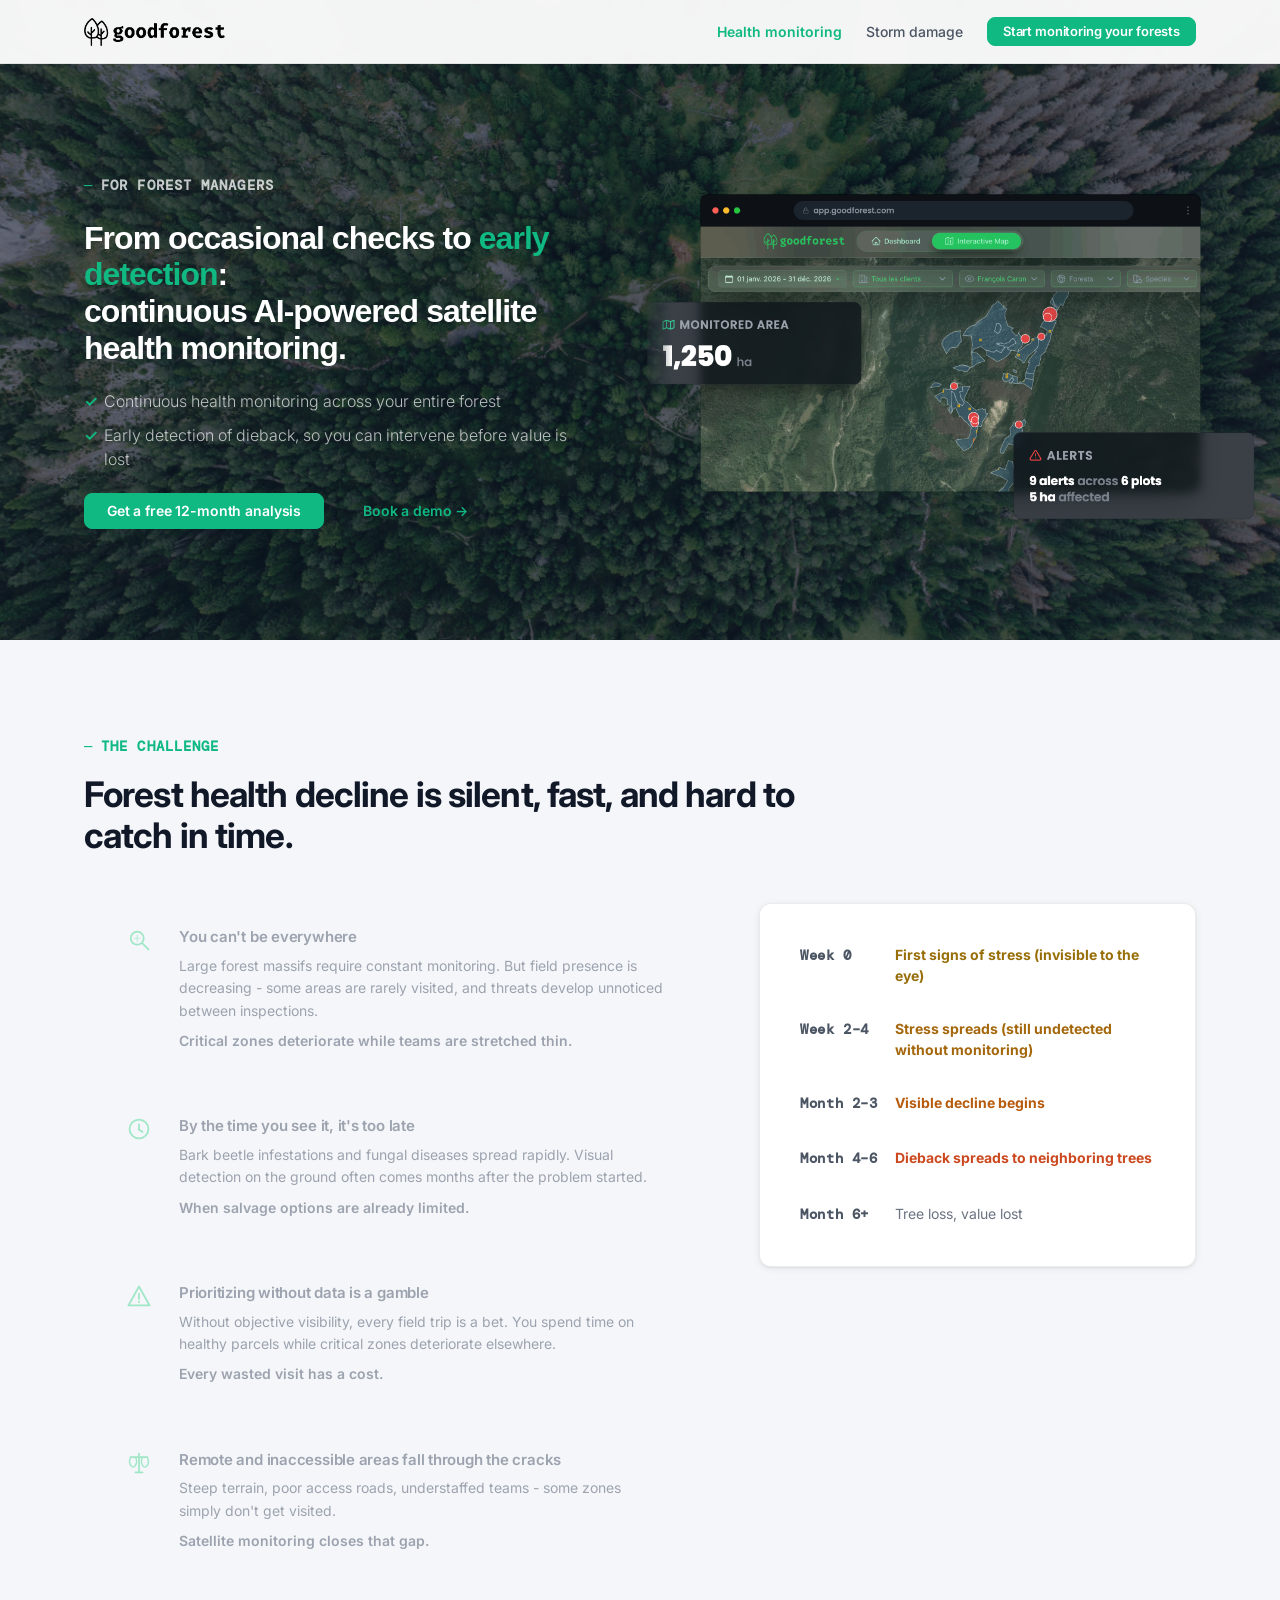
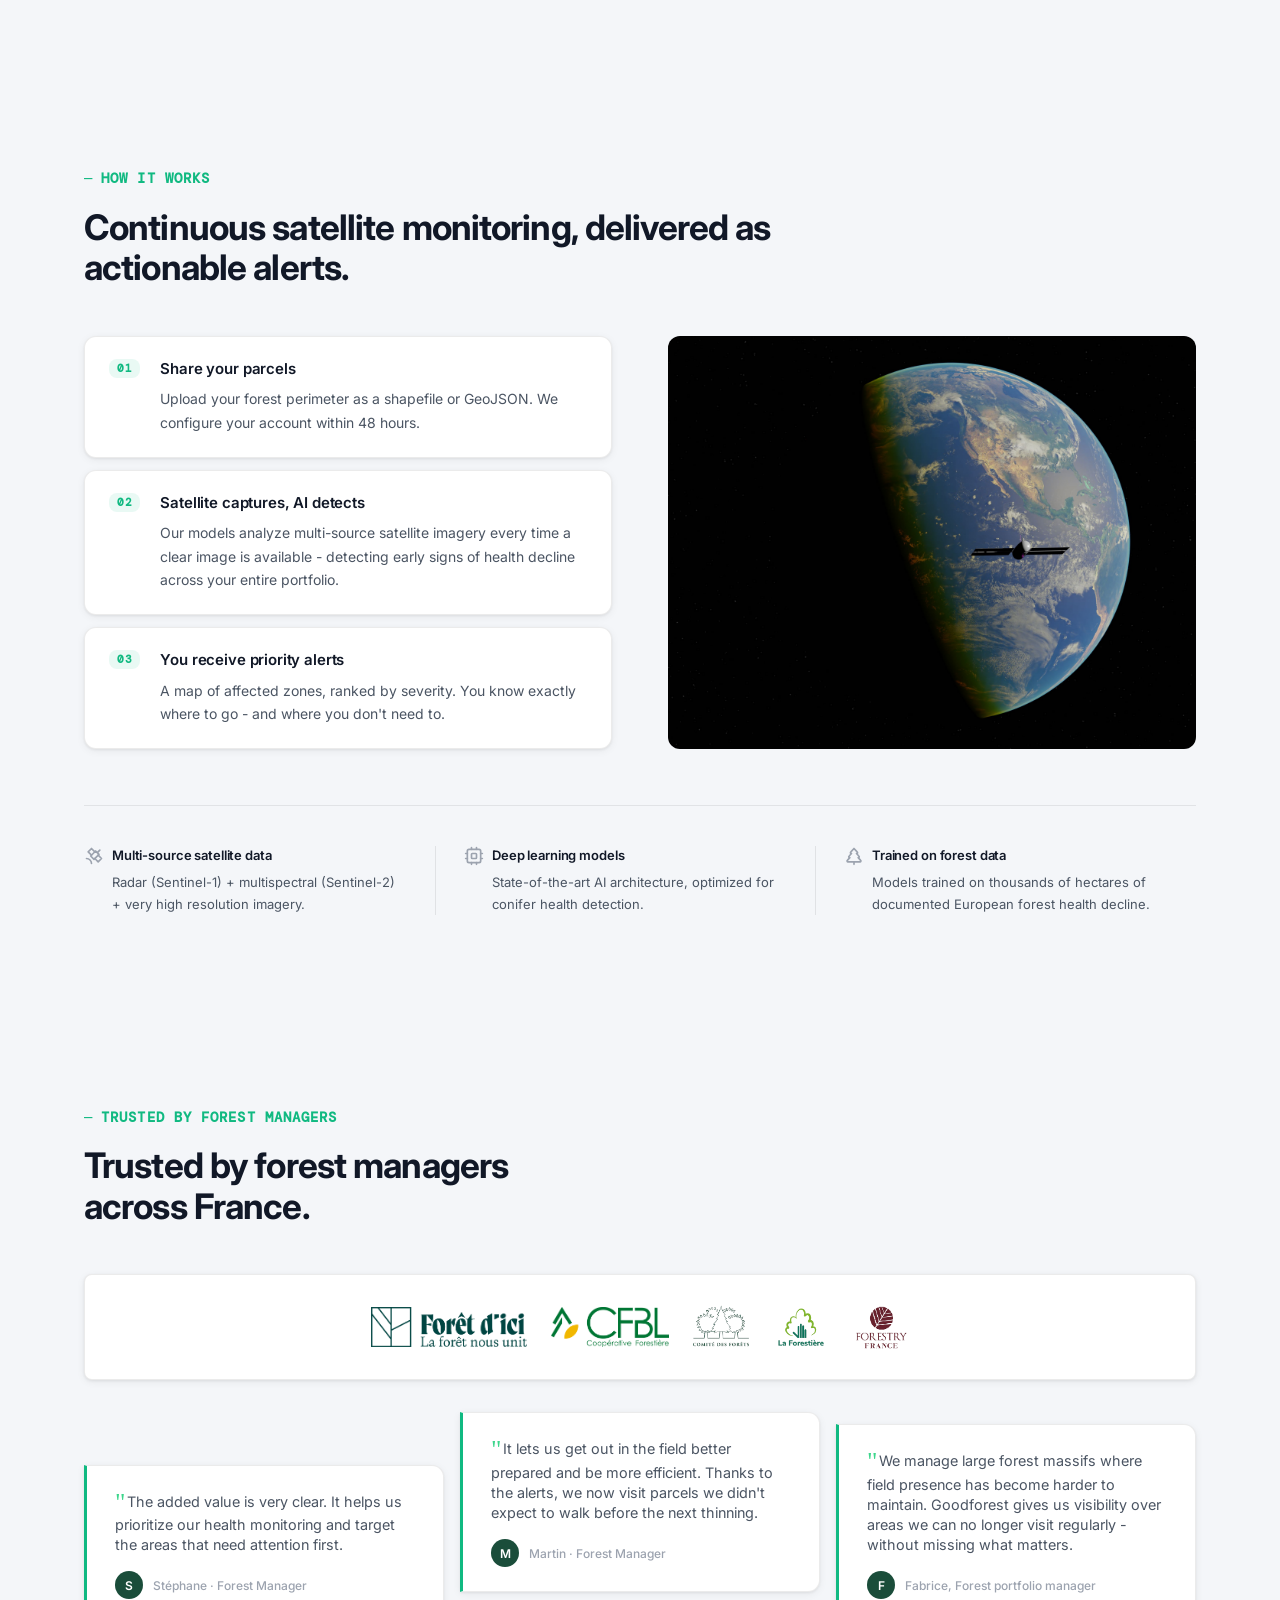
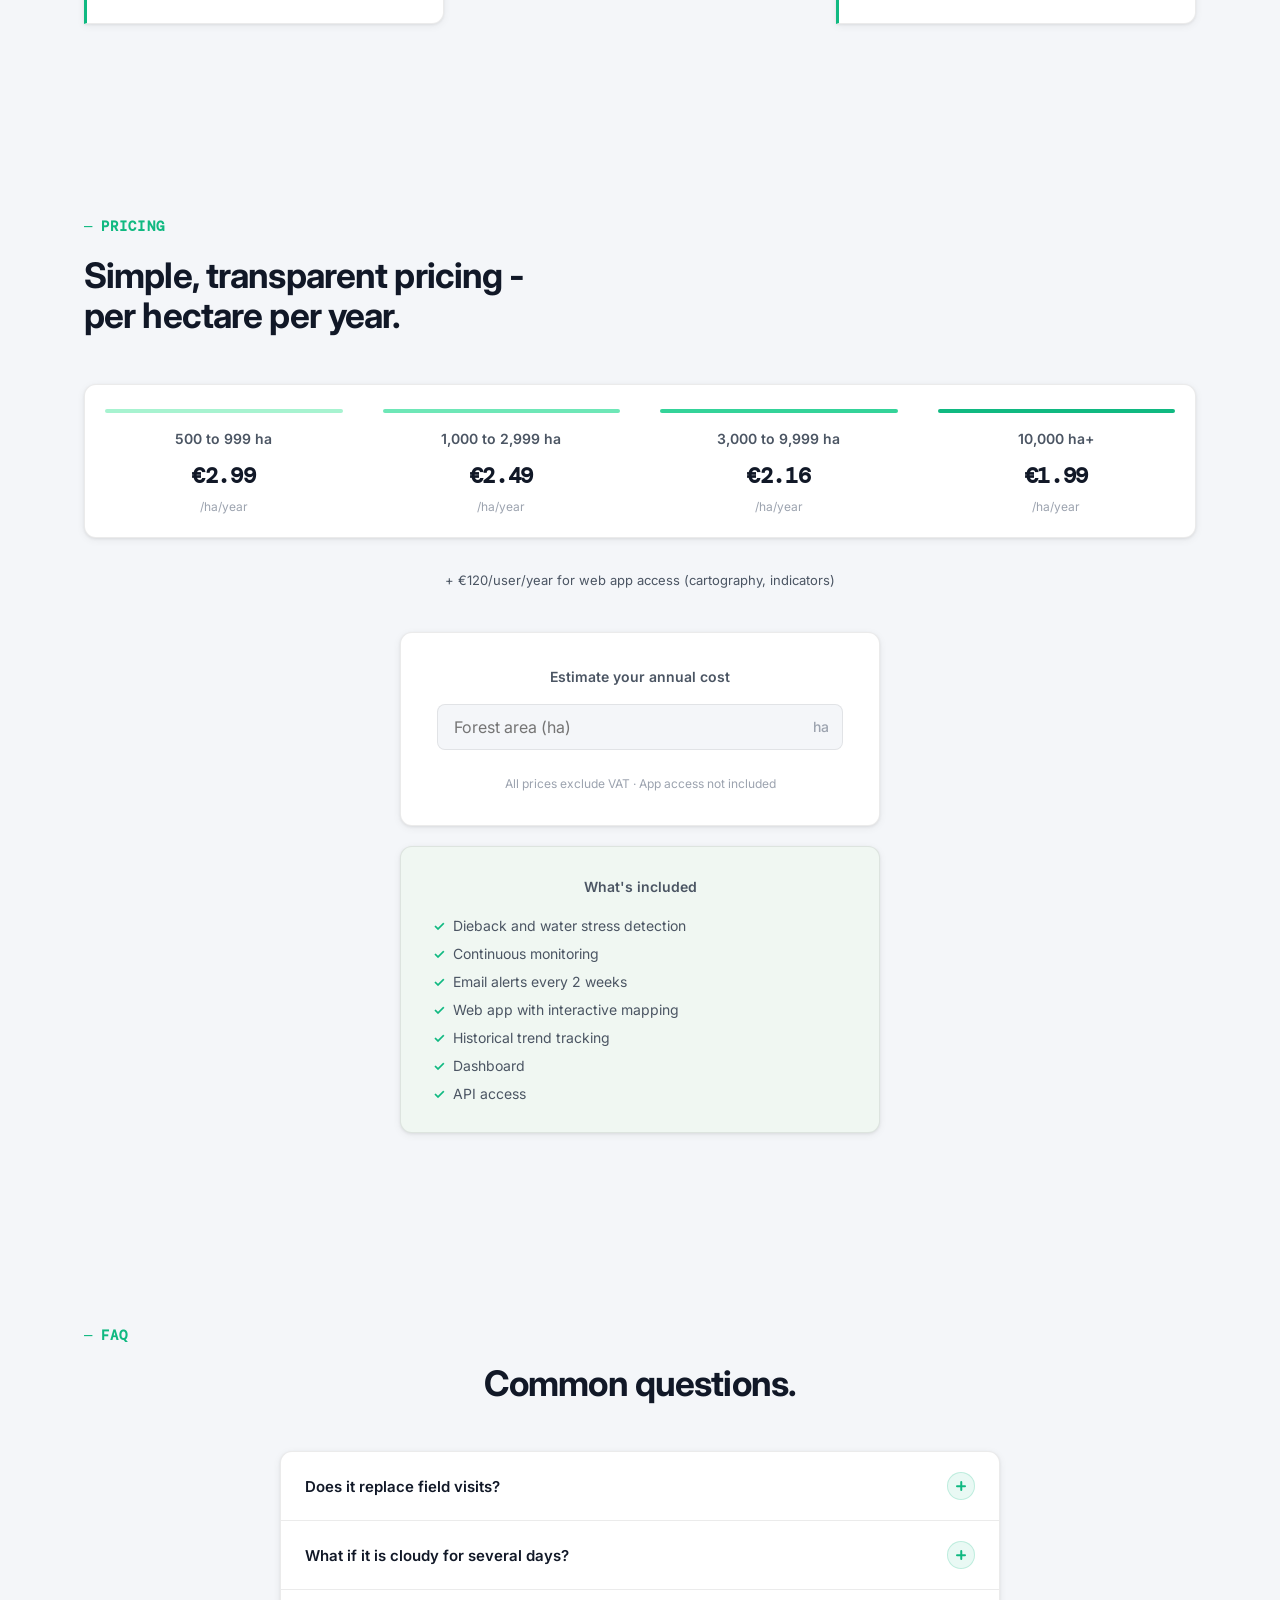
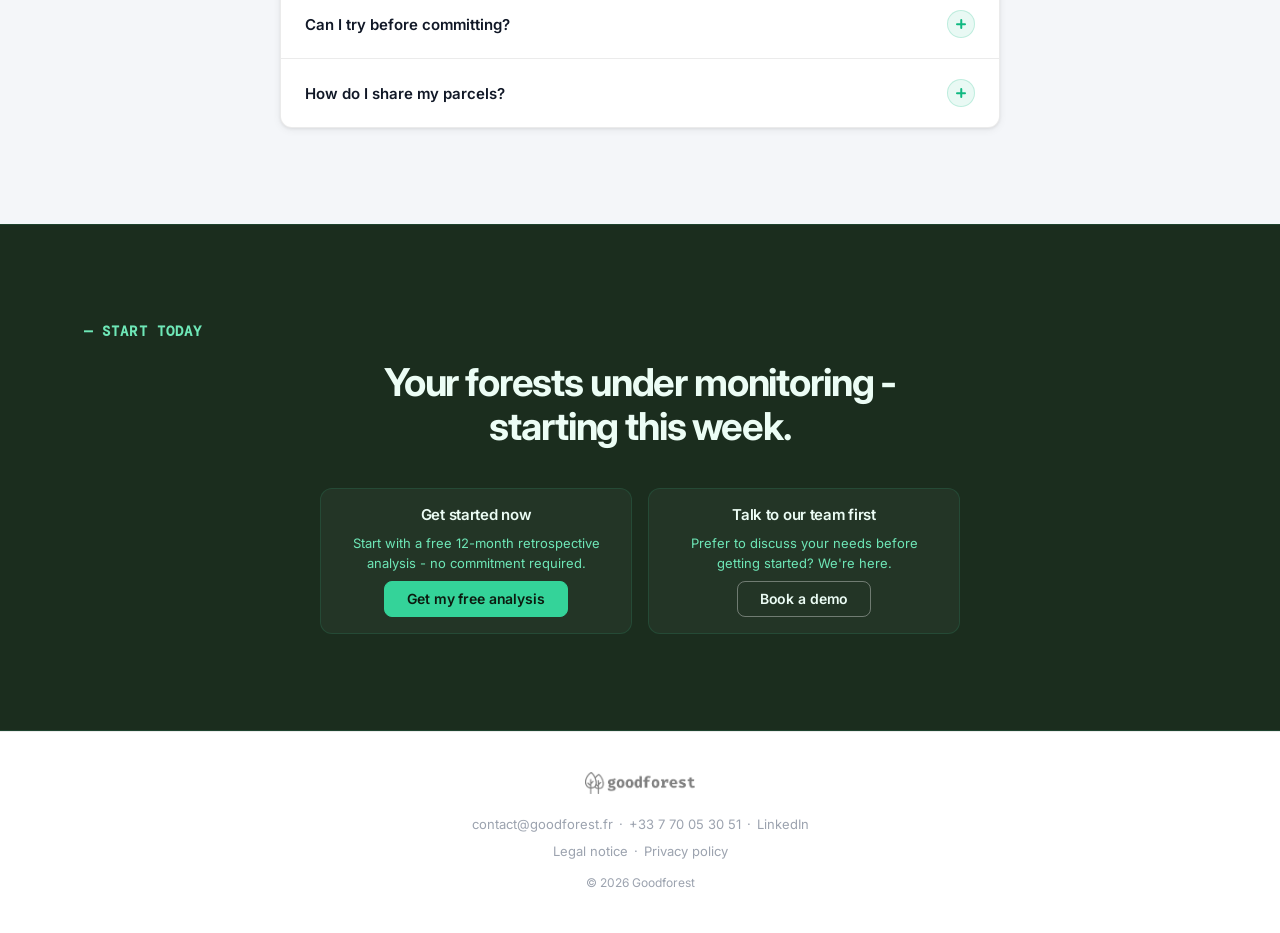
<file: monitoring/index.html>
<!DOCTYPE html>
<html lang="en">
<head>
  <meta charset="UTF-8">
  <meta name="viewport" content="width=device-width, initial-scale=1.0">
  <title>goodforest - Forest Health Monitoring</title>
  <meta name="description" content="Continuous satellite-based forest health monitoring for forest managers - detect decline before it's too late.">
  <link rel="preconnect" href="https://fonts.googleapis.com">
  <link rel="preconnect" href="https://fonts.gstatic.com" crossorigin>
  <link href="https://fonts.googleapis.com/css2?family=Inter:wght@400;500;600;700&family=DM+Mono:wght@400;500&display=swap" rel="stylesheet">
  <link rel="icon" type="image/png" href="/assets/logo-arbre-seul.png">
  <link rel="stylesheet" href="style.css">
  <link rel="stylesheet" href="../assets/challenge-section.css">
</head>
<body>

  <!-- ===================== NAV ===================== -->
  <nav class="nav" aria-label="Main navigation">
    <div class="nav__inner container">
      <a href="#hero" class="nav__logo" aria-label="Goodforest - home">
        <img src="../logo.png" alt="Goodforest" class="nav__logo-img" height="32">
      </a>
      <div class="nav__actions">
        <a href="/monitoring/" class="nav__link nav__link--active">Health monitoring</a>
        <a href="/insurance-storm/" class="nav__link">Storm damage</a>

        <a href="#contact" class="btn btn--green btn--sm" data-modal-analysis>Start monitoring your forests</a>
      </div>
    </div>
  </nav>

  <main>

    <!-- ===================== HERO ===================== -->
    <section class="hero" id="hero">
      <div class="hero__content">
        <span class="hero__persona">For forest managers</span>
        <h1 class="hero__headline">
          From occasional checks to <em>early detection</em>:<br class="hero__br"> continuous AI-powered satellite health monitoring.
        </h1>
        <ul class="hero__bullets">
          <li>Continuous health monitoring across your entire forest</li>
          <li>Early detection of dieback, so you can intervene before value is lost</li>
        </ul>
        <div class="hero__ctas">
          <a href="#contact" class="btn btn--primary" data-modal-analysis>Get a free 12-month analysis</a>
          <a href="#contact" class="btn btn--ghost" data-modal-demo>Book a demo →</a>
        </div>
      </div>
      <div class="hero__visual">
        <img src="../assets/hero-monitoring-appv3.png" alt="Goodforest forest monitoring platform">
      </div>
    </section>

    <!-- ===================== PROBLEM ===================== -->
    <section class="section" id="problem">
      <div class="container">
        <p class="section-label">The Challenge</p>
        <h2 class="section-title">Forest health decline is silent, fast, and hard to catch in time.</h2>

        <div id="challenge-section"></div>

      </div>
    </section>

    <!-- ===================== HOW IT WORKS ===================== -->
    <section class="section" id="how">
      <div class="container">
        <p class="section-label">How It Works</p>
        <h2 class="section-title">Continuous satellite monitoring, delivered as actionable alerts.</h2>

        <div class="how-layout">

          <div class="how-steps">

            <div class="how-step fade-in">
              <span class="how-step__num">01</span>
              <div class="how-step__body">
                <h3 class="step__title">Share your parcels</h3>
                <p class="step__text">Upload your forest perimeter as a shapefile or GeoJSON. We configure your account within 48 hours.</p>
              </div>
            </div>

            <div class="how-step fade-in">
              <span class="how-step__num">02</span>
              <div class="how-step__body">
                <h3 class="step__title">Satellite captures, AI detects</h3>
                <p class="step__text">Our models analyze multi-source satellite imagery every time a clear image is available - detecting early signs of health decline across your entire portfolio.</p>
              </div>
            </div>

            <div class="how-step fade-in">
              <span class="how-step__num">03</span>
              <div class="how-step__body">
                <h3 class="step__title">You receive priority alerts</h3>
                <p class="step__text">A map of affected zones, ranked by severity. You know exactly where to go - and where you don't need to.</p>
              </div>
            </div>

          </div>

          <div class="how-heatmap">
            <img src="../assets/earth.jpg" alt="Satellite in orbit above Earth" class="heatmap-img">
          </div>

        </div>

        <div class="how-tech-bar">

          <div class="tech-block">
            <div class="tech-block__header">
              <svg class="tech-block__icon" xmlns="http://www.w3.org/2000/svg" width="20" height="20" viewBox="0 0 24 24" fill="none" stroke="currentColor" stroke-width="2" stroke-linecap="round" stroke-linejoin="round" aria-hidden="true">
                <path d="M13 7 9 3 5 7l4 4"/><path d="m17 11 4 4-4 4-4-4"/><path d="m8 12 4 4 6-6-4-4Z"/><path d="m16 8 3-3"/><path d="M9 21a6 6 0 0 0-6-6"/>
              </svg>
              <h4 class="tech-block__title">Multi-source satellite data</h4>
            </div>
            <p class="tech-block__text">Radar (Sentinel-1) + multispectral (Sentinel-2) + very high resolution imagery.</p>
          </div>

          <div class="tech-block">
            <div class="tech-block__header">
              <svg class="tech-block__icon" xmlns="http://www.w3.org/2000/svg" width="20" height="20" viewBox="0 0 24 24" fill="none" stroke="currentColor" stroke-width="2" stroke-linecap="round" stroke-linejoin="round" aria-hidden="true">
                <rect width="16" height="16" x="4" y="4" rx="2"/><rect width="6" height="6" x="9" y="9" rx="1"/><path d="M15 2v2"/><path d="M15 20v2"/><path d="M2 15h2"/><path d="M2 9h2"/><path d="M20 15h2"/><path d="M20 9h2"/><path d="M9 2v2"/><path d="M9 20v2"/>
              </svg>
              <h4 class="tech-block__title">Deep learning models</h4>
            </div>
            <p class="tech-block__text">State-of-the-art AI architecture, optimized for conifer health detection.</p>
          </div>

          <div class="tech-block">
            <div class="tech-block__header">
              <svg class="tech-block__icon" xmlns="http://www.w3.org/2000/svg" width="20" height="20" viewBox="0 0 24 24" fill="none" stroke="currentColor" stroke-width="2" stroke-linecap="round" stroke-linejoin="round" aria-hidden="true">
                <path d="m17 14 3 3.3a1 1 0 0 1-.7 1.7H4.7a1 1 0 0 1-.7-1.7L7 14h-.3a1 1 0 0 1-.7-1.7L9 9h-.2A1 1 0 0 1 8 7.3L12 3l4 4.3a1 1 0 0 1-.8 1.7H15l3 3.3a1 1 0 0 1-.7 1.7H17Z"/><path d="M12 22v-3"/>
              </svg>
              <h4 class="tech-block__title">Trained on forest data</h4>
            </div>
            <p class="tech-block__text">Models trained on thousands of hectares of documented European forest health decline.</p>
          </div>

        </div>

      </div>
    </section>

    <!-- ===================== SOCIAL PROOF ===================== -->
    <section class="section" id="proof">
      <div class="container">
        <p class="section-label">Trusted by Forest Managers</p>
        <h2 class="section-title">Trusted by forest managers <br> across France.</h2>

        <div class="logos-row" aria-label="Client logos">
          <div class="logo-img-wrapper"><img src="../logos/ForetDici-Logo-developpe-vert-fond-transparent.png" alt="Forêt d'Ici" class="logo-img"></div>
          <div class="logo-img-wrapper"><img src="../logos/Logo CFBL long 2014 _coopérative forestière__0 (1).png" alt="CFBL Coopérative Forestière" class="logo-img"></div>
          <div class="logo-img-wrapper"><img src="../logos/comit_des_forts_logo__1_-removebg-preview.png" alt="Comité des Forêts" class="logo-img" style="height: 56px"></div>
          <div class="logo-img-wrapper"><img src="../logos/la_societe_forestiere_cdc_logo-removebg-preview.png" alt="La Société Forestière CDC" class="logo-img" style="height: 56px"></div>
          <div class="logo-img-wrapper"><img src="../logos/logo-forestry-club-2023__1_-removebg-preview.png" alt="Forestry Club" class="logo-img" style="height: 56px"></div>
        </div>

        <div class="cards-grid cards-grid--podium">

          <blockquote class="card card--quote fade-in">
            <p class="card__text" style="line-height: 1.4;"><span class="quote-mark">"</span>The added value is very clear. It helps us prioritize our health monitoring and target the areas that need attention first.</p>
            <footer class="card__source">
              <span class="card__source-avatar">S</span>
              Stéphane · Forest Manager
            </footer>
          </blockquote>

          <blockquote class="card card--quote card--featured fade-in">
            <p class="card__text" style="line-height: 1.4;"><span class="quote-mark">"</span>It lets us get out in the field better prepared and be more efficient. Thanks to the alerts, we now visit parcels we didn't expect to walk before the next thinning.</p>
            <footer class="card__source">
              <span class="card__source-avatar">M</span>
              Martin · Forest Manager
            </footer>
          </blockquote>

          <blockquote class="card card--quote fade-in">
            <p class="card__text" style="line-height: 1.4;"><span class="quote-mark">"</span>We manage large forest massifs where field presence has become harder to maintain. Goodforest gives us visibility over areas we can no longer visit regularly - without missing what matters.</p>
            <footer class="card__source">
              <span class="card__source-avatar">F</span>
              Fabrice, Forest portfolio manager
            </footer>
          </blockquote>

        </div>
      </div>
    </section>

    <!-- ===================== PRICING ===================== -->
    <section class="section" id="pricing">
      <div class="container">
        <p class="section-label">Pricing</p>
        <h2 class="section-title">Simple, transparent pricing - <br> per hectare per year.</h2>
        <div class="price-bar">
          <div class="price-bar__segment">
            <div class="price-bar__color" style="background: #a7f3d0;"></div>
            <p class="price-bar__range">500 to 999 ha</p>
            <p class="price-bar__price">€2.99</p>
            <p class="price-bar__unit">/ha/year</p>
          </div>
          <div class="price-bar__segment">
            <div class="price-bar__color" style="background: #6ee7b7;"></div>
            <p class="price-bar__range">1,000 to 2,999 ha</p>
            <p class="price-bar__price">€2.49</p>
            <p class="price-bar__unit">/ha/year</p>
          </div>
          <div class="price-bar__segment">
            <div class="price-bar__color" style="background: #34d399;"></div>
            <p class="price-bar__range">3,000 to 9,999 ha</p>
            <p class="price-bar__price">€2.16</p>
            <p class="price-bar__unit">/ha/year</p>
          </div>
          <div class="price-bar__segment">
            <div class="price-bar__color" style="background: #10b981;"></div>
            <p class="price-bar__range">10,000 ha+</p>
            <p class="price-bar__price">€1.99</p>
            <p class="price-bar__unit">/ha/year</p>
          </div>
        </div>

        <p class="price-footnote">+ €120/user/year for web app access (cartography, indicators)</p>

        <div class="simulator">
          <p class="simulator__title">Estimate your annual cost</p>
          <div class="simulator__input-wrap">
            <input
              type="number"
              id="simulatorInput"
              class="simulator__input"
              placeholder="Forest area (ha)"
              min="1"
            />
            <span class="simulator__unit">ha</span>
          </div>
          <div class="simulator__results" id="simulatorResults" hidden>
            <span class="simulator__result-label">Annual monitoring cost</span>
            <span class="simulator__result-price" id="priceMonitoring">—</span>
          </div>
          <p class="simulator__warn" id="simulatorWarn" hidden></p>
          <p class="simulator__footnote">All prices exclude VAT · App access not included</p>
        </div>

        <div class="price-includes">
          <p class="price-includes__title">What's included</p>
          <ul class="price-includes__list">
            <li>Dieback and water stress detection</li>
            <li>Continuous monitoring</li>
            <li>Email alerts every 2 weeks</li>
            <li>Web app with interactive mapping</li>
            <li>Historical trend tracking</li>
            <li>Dashboard</li>
            <li>API access</li>
          </ul>
        </div>

      </div>
    </section>

    <!-- ===================== FAQ ===================== -->
    <section class="section" id="faq">
      <div class="container">
        <p class="section-label">FAQ</p>
        <h2 class="section-title section-title--centered">Common questions.</h2>

        <div class="faq-list">

          <details class="faq-item">
            <summary class="faq-item__question">
              Does it replace field visits?
              <span class="faq-item__icon" aria-hidden="true"></span>
            </summary>
            <div class="faq-item__answer">
              <p>No - it makes them more effective. You still go to the field, but only where it matters. No more wasted days on healthy parcels while problems develop elsewhere.</p>
            </div>
          </details>

          <details class="faq-item">
            <summary class="faq-item__question">
              What if it is cloudy for several days?
              <span class="faq-item__icon" aria-hidden="true"></span>
            </summary>
            <div class="faq-item__answer">
              <p>We wait for the next clear satellite image before running the analysis. You do not lose anything - the analysis is performed as soon as conditions allow.</p>
            </div>
          </details>

          <details class="faq-item">
            <summary class="faq-item__question">
              Can I try before committing?
              <span class="faq-item__icon" aria-hidden="true"></span>
            </summary>
            <div class="faq-item__answer">
              <p>Yes. We provide a free retrospective analysis of your parcels over 12 months at no cost - so you can validate detection quality on your own territory before any commitment.</p>
            </div>
          </details>

          <details class="faq-item">
            <summary class="faq-item__question">
              How do I share my parcels?
              <span class="faq-item__icon" aria-hidden="true"></span>
            </summary>
            <div class="faq-item__answer">
              <p>By GIS file (Shapefile, GeoJSON or GeoPackage) sent by email. Your account is configured within 48 hours.</p>
            </div>
          </details>

        </div>
      </div>
    </section>

    <!-- ===================== CTA FINAL ===================== -->
    <section class="section section--cta" id="contact">
      <div class="container">
        <h2 class="cta-title">Your forests under monitoring - starting this week.</h2>
        <div class="cta-cards">

          <div class="cta-card fade-in">
            <h3 class="cta-card__title">Get started now</h3>
            <p class="cta-card__text">Start with a free 12-month retrospective analysis - no commitment required.</p>
            <a href="#contact" class="btn btn--green" data-modal-analysis>Get my free analysis</a>
          </div>

          <div class="cta-card fade-in">
            <h3 class="cta-card__title">Talk to our team first</h3>
            <p class="cta-card__text">Prefer to discuss your needs before getting started? We're here.</p>
            <a href="#contact" class="btn btn--outline-inv" data-modal-demo>Book a demo</a>
          </div>

        </div>
      </div>
    </section>

  </main>

  <!-- ===================== FOOTER ===================== -->
  <footer class="footer">
    <div class="container">
      <img src="../logo normal.png" alt="Goodforest" class="footer__logo" height="24">
      <div class="footer__contact">
        <a href="mailto:contact@goodforest.fr">contact@goodforest.fr</a>
        <span class="footer__sep" aria-hidden="true">·</span>
        <a href="tel:+33770053051">+33 7 70 05 30 51</a>
        <span class="footer__sep" aria-hidden="true">·</span>
        <a href="https://www.linkedin.com/company/goodforest/" target="_blank" rel="noopener noreferrer">LinkedIn</a>
      </div>
      <div class="footer__legal">
        <a href="https://goodforest.fr/mentions-legales" target="_blank" rel="noopener noreferrer">Legal notice</a>
        <span class="footer__sep" aria-hidden="true">·</span>
        <a href="https://goodforest.fr/politique-de-confidentialite" target="_blank" rel="noopener noreferrer">Privacy policy</a>
      </div>
      <p class="footer__text">© 2026 Goodforest</p>
    </div>
  </footer>

  <!-- ===================== MODAL 1 - BOOK A DEMO ===================== -->
  <div class="modal-overlay" id="demoModal" aria-modal="true" role="dialog" aria-labelledby="demoModalTitle">
    <div class="modal-card">
      <button class="modal-close" aria-label="Close">&times;</button>
      <h2 class="modal-title" id="demoModalTitle">Book a demo</h2>
      <p class="modal-sub">We'll show you Goodforest on your own forests - no commitment.</p>

      <form class="modal-form" id="demoForm" action="https://formspree.io/f/mpqolpba" method="POST">

        <input type="hidden" name="form-name" value="book-demo">

        <div class="form-group">
          <label for="d-name">Full name <span class="form-required">*</span></label>
          <input type="text" id="d-name" name="name" required placeholder="Jane Dupont">
        </div>

        <div class="form-group">
          <label for="d-email">Professional email <span class="form-required">*</span></label>
          <input type="email" id="d-email" name="email" required placeholder="jane@company.com">
        </div>

        <div class="form-group">
          <label for="d-phone">Phone number <span class="form-required">*</span></label>
          <input type="tel" id="d-phone" name="phone" required placeholder="+33 6 12 34 56 78">
        </div>

        <div class="form-group">
          <label for="d-organisation">Organisation <span class="form-required">*</span></label>
          <input type="text" id="d-organisation" name="organisation" required placeholder="ONF, Fransylva…">
        </div>

        <div class="form-group">
          <label for="d-area">Forest area (ha) <span class="form-required">*</span></label>
          <input type="number" id="d-area" name="forest-area" required min="1" placeholder="e.g. 5000">
        </div>

        <div class="form-group">
          <label for="d-message">Message</label>
          <textarea id="d-message" name="message" rows="3" placeholder="Any specific context or question?"></textarea>
        </div>

        <button type="submit" class="btn btn--primary modal-submit">Send my request</button>
      </form>

      <div class="modal-success" id="demoSuccess" hidden>
        <p>Thank you - we will get back to you within 48 hours.</p>
      </div>
    </div>
  </div>

  <!-- ===================== MODAL 2 - FREE ANALYSIS ===================== -->
  <div class="modal-overlay" id="analysisModal" aria-modal="true" role="dialog" aria-labelledby="analysisModalTitle">
    <div class="modal-card">
      <button class="modal-close" aria-label="Close">&times;</button>
      <h2 class="modal-title" id="analysisModalTitle">Start your free 12-month analysis</h2>
      <p class="modal-sub">Tell us about your forests - we'll configure your account within 48 hours.</p>

      <form class="modal-form" id="analysisForm" action="https://formspree.io/f/mpqolpba" method="POST">

        <input type="hidden" name="form-name" value="free-analysis">

        <div class="form-group">
          <label for="a-name">Full name <span class="form-required">*</span></label>
          <input type="text" id="a-name" name="name" required placeholder="Jane Dupont">
        </div>

        <div class="form-group">
          <label for="a-email">Professional email <span class="form-required">*</span></label>
          <input type="email" id="a-email" name="email" required placeholder="jane@company.com">
        </div>

        <div class="form-group">
          <label for="a-phone">Phone number <span class="form-required">*</span></label>
          <input type="tel" id="a-phone" name="phone" required placeholder="+33 6 12 34 56 78">
        </div>

        <div class="form-group">
          <label for="a-organisation">Organisation <span class="form-required">*</span></label>
          <input type="text" id="a-organisation" name="organisation" required placeholder="ONF, Fransylva…">
        </div>

        <div class="form-group">
          <label for="a-area">Forest area (ha) <span class="form-required">*</span></label>
          <input type="number" id="a-area" name="forest-area" required min="1" placeholder="e.g. 5000">
        </div>

        <div class="form-group">
          <label for="a-species">Main conifer species</label>
          <select id="a-species" name="species">
            <option value="">— optional —</option>
            <option>Spruce</option>
            <option>Silver fir</option>
            <option>Douglas fir</option>
            <option>Other</option>
          </select>
        </div>

        <div class="form-group">
          <label for="a-message">Message</label>
          <textarea id="a-message" name="message" rows="3" placeholder="Tell us about your forests, location, specific concerns..."></textarea>
        </div>

        <button type="submit" class="btn btn--primary modal-submit">Request a callback to get started</button>
      </form>

      <div class="modal-success" id="analysisSuccess" hidden>
        <p>Thank you - we will get back to you within 48 hours to set up your free analysis.</p>
      </div>
    </div>
  </div>

  <script src="../assets/challenge-section.js"></script>
  <script>
    renderChallengeSection(document.getElementById('challenge-section'), {
      points: [
        {
          icon: `<svg width="26" height="26" viewBox="0 0 22 22" fill="none" xmlns="http://www.w3.org/2000/svg" aria-hidden="true">
            <circle cx="9.5" cy="9.5" r="5.5" stroke="#3DD68C" stroke-width="1.5"/>
            <line x1="13.7" y1="13.7" x2="19" y2="19" stroke="#3DD68C" stroke-width="1.5" stroke-linecap="round"/>
            <line x1="7" y1="9.5" x2="12" y2="9.5" stroke="#3DD68C" stroke-width="1" stroke-linecap="round" opacity="0.6"/>
            <line x1="9.5" y1="7" x2="9.5" y2="12" stroke="#3DD68C" stroke-width="1" stroke-linecap="round" opacity="0.6"/>
          </svg>`,
          title: "You can't be everywhere",
          text: 'Large forest massifs require constant monitoring. But field presence is decreasing - some areas are rarely visited, and threats develop unnoticed between inspections.',
          conclusion: 'Critical zones deteriorate while teams are stretched thin.',
          maxStage: 2,
        },
        {
          icon: `<svg width="26" height="26" viewBox="0 0 22 22" fill="none" xmlns="http://www.w3.org/2000/svg" aria-hidden="true">
            <circle cx="11" cy="11" r="8" stroke="#3DD68C" stroke-width="1.5"/>
            <line x1="11" y1="7" x2="11" y2="11.5" stroke="#3DD68C" stroke-width="1.5" stroke-linecap="round"/>
            <line x1="11" y1="11.5" x2="14" y2="13.5" stroke="#3DD68C" stroke-width="1.5" stroke-linecap="round"/>
            <circle cx="11" cy="11.5" r="0.8" fill="#3DD68C"/>
          </svg>`,
          title: "By the time you see it, it's too late",
          text: 'Bark beetle infestations and fungal diseases spread rapidly. Visual detection on the ground often comes months after the problem started.',
          conclusion: 'When salvage options are already limited.',
          maxStage: 3,
        },
        {
          icon: `<svg width="26" height="26" viewBox="0 0 22 22" fill="none" xmlns="http://www.w3.org/2000/svg" aria-hidden="true">
            <path d="M11 3L20 19H2L11 3Z" stroke="#3DD68C" stroke-width="1.5" stroke-linejoin="round"/>
            <line x1="11" y1="9" x2="11" y2="13.5" stroke="#3DD68C" stroke-width="1.5" stroke-linecap="round"/>
            <circle cx="11" cy="16" r="0.9" fill="#3DD68C"/>
          </svg>`,
          title: 'Prioritizing without data is a gamble',
          text: 'Without objective visibility, every field trip is a bet. You spend time on healthy parcels while critical zones deteriorate elsewhere.',
          conclusion: 'Every wasted visit has a cost.',
          maxStage: 4,
        },
        {
          icon: `<svg width="26" height="26" viewBox="0 0 22 22" fill="none" xmlns="http://www.w3.org/2000/svg" aria-hidden="true">
            <line x1="11" y1="3" x2="11" y2="19" stroke="#3DD68C" stroke-width="1.5" stroke-linecap="round"/>
            <line x1="4" y1="6" x2="18" y2="6" stroke="#3DD68C" stroke-width="1.5" stroke-linecap="round"/>
            <path d="M4 6 Q2 10 4 13 Q6 16 8 13 Q10 10 8 6" stroke="#3DD68C" stroke-width="1.2" fill="none" stroke-linejoin="round"/>
            <path d="M14 6 Q12 10 14 13 Q16 16 18 13 Q20 10 18 6" stroke="#3DD68C" stroke-width="1.2" fill="none" stroke-linejoin="round"/>
            <line x1="8" y1="19" x2="14" y2="19" stroke="#3DD68C" stroke-width="1.5" stroke-linecap="round"/>
          </svg>`,
          title: 'Remote and inaccessible areas fall through the cracks',
          text: "Steep terrain, poor access roads, understaffed teams - some zones simply don't get visited.",
          conclusion: 'Satellite monitoring closes that gap.',
          maxStage: 5,
        },
      ],
      timeline: [
        { time: 'Week 0', label: 'First signs of stress (invisible to the eye)', stage: 'yellow' },
        { time: 'Week 2–4', label: 'Stress spreads (still undetected without monitoring)', stage: 'amber' },
        { time: 'Month 2–3', label: 'Visible decline begins', stage: 'orange' },
        { time: 'Month 4–6', label: 'Dieback spreads to neighboring trees', stage: 'orange-red' },
        { time: 'Month 6+', label: 'Tree loss, value lost', stage: 'red' },
      ],
    });
  </script>
  <script src="script.js"></script>
</body>
</html>
</file>
<file: insurance-storm/style.css>
/* ============================================================
   DESIGN SYSTEM TOKENS — Goodforest Landing Page
   Source: good-forest.github.io/design-system-landing_page/
   ============================================================ */
:root {
  /* Surface & border */
  --bg:       #f4f6f9;
  --surface:  #ffffff;
  --card:     #ffffff;
  --cb:       rgba(0, 0, 0, 0.08);
  --cb2:      rgba(0, 0, 0, 0.04);

  /* Text */
  --t1:  #111827;
  --t2:  #4b5563;
  --t3:  #9ca3af;

  /* Brand */
  --primary: #10b981;
  --ptxt:    #ffffff;
  --accent:  #10b981;
  --acs:     rgba(16, 185, 129, 0.09);
  --acs-b:   rgba(16, 185, 129, 0.20);

  /* Shadows */
  --sh:  0 1px 3px rgba(0, 0, 0, 0.07), 0 2px 8px rgba(0, 0, 0, 0.06);
  --shm: 0 4px 16px rgba(0, 0, 0, 0.10), 0 12px 40px rgba(0, 0, 0, 0.08);

  /* Radius & motion */
  --r:    12px;
  --r-sm: 8px;
  --tr:   0.18s ease;

  /* Dark section palette */
  --dk-bg:   #0d1b2a;
  --dk-sur:  #132032;
  --dk-card: #162840;
  --dk-cb:   rgba(255, 255, 255, 0.08);
  --dk-t1:   #f3f4f6;
  --dk-t2:   #94a3b8;
  --dk-t3:   #4a6280;

  /* Typography */
  --font-body: 'Inter', sans-serif;
  --font-mono: 'DM Mono', monospace;

  /* Layout */
  --nav-h:       64px;
  --max-w:       1160px;
  --sec-pad:     96px;
}

@media (max-width: 768px) {
  :root {
    --nav-h:   54px;
    --sec-pad: 64px;
  }
}

/* ============================================================
   RESET & BASE
   ============================================================ */
*, *::before, *::after { box-sizing: border-box; margin: 0; padding: 0; }

html { scroll-behavior: smooth; }

body {
  font-family: var(--font-body);
  background: var(--bg);
  color: var(--t1);
  line-height: 1.65;
  font-size: 14.5px;
  font-weight: 400;
  -webkit-font-smoothing: antialiased;
}

h1, h2, h3, h4 { letter-spacing: -0.02em; line-height: 1.15; }

img        { max-width: 100%; display: block; }
a          { color: inherit; text-decoration: none; }
blockquote { quotes: none; }
blockquote::before, blockquote::after { content: none; }

/* ============================================================
   CONTAINER
   ============================================================ */
.container {
  width: 100%;
  max-width: var(--max-w);
  margin: 0 auto;
  padding: 0 24px;
}

/* ============================================================
   NAVIGATION
   ============================================================ */
.nav {
  position: fixed;
  top: 0; left: 0; right: 0;
  z-index: 100;
  height: var(--nav-h);
  background: rgba(255, 255, 255, 0.95);
  border-bottom: 1px solid var(--cb);
  backdrop-filter: blur(20px);
  -webkit-backdrop-filter: blur(20px);
}

/* Bouton pill dans la nav */
.nav .btn--green {
  border-radius: var(--r-sm);
}

.nav__inner {
  height: 100%;
  display: flex;
  align-items: center;
  justify-content: space-between;
}

.nav__logo-img {
  height: 28px;
  width: auto;
  display: block;
  filter: brightness(0);
}

.nav__actions {
  display: flex;
  gap: 24px;
  align-items: center;
}

.nav__link {
  font-size: 0.875rem;
  font-weight: 500;
  color: var(--t2);
  transition: color var(--tr);
}
.nav__link:hover { color: var(--primary); }
.nav__link--active { color: var(--primary); font-weight: 600; }

/* ============================================================
   BUTTONS
   ============================================================ */
.btn {
  display: inline-flex;
  align-items: center;
  justify-content: center;
  font-family: var(--font-body);
  font-weight: 600;
  font-size: 0.875rem;
  line-height: 1;
  border-radius: var(--r-sm);
  padding: 10px 22px;
  cursor: pointer;
  transition: background var(--tr), color var(--tr), border-color var(--tr),
              box-shadow var(--tr), filter var(--tr), transform var(--tr);
  white-space: nowrap;
  border: 1.5px solid transparent;
  letter-spacing: -0.01em;
}

/* Primary */
.btn--primary {
  background: var(--primary);
  color: var(--ptxt);
  border-color: var(--primary);
}
.btn--primary:hover {
  filter: brightness(1.09);
  box-shadow: 0 4px 14px rgba(16, 185, 129, 0.35);
}

/* Green — alias of primary */
.btn--green {
  background: var(--primary);
  color: var(--ptxt);
  border-color: var(--primary);
}
.btn--green:hover {
  filter: brightness(1.09);
  box-shadow: 0 4px 14px rgba(16, 185, 129, 0.35);
}

/* Ghost — text only */
.btn--ghost {
  background: transparent;
  color: var(--t2);
  border-color: transparent;
}
.btn--ghost:hover { color: var(--primary); }

.hero .btn--ghost       { color: var(--primary); }
.hero .btn--ghost:hover { color: #ffffff; }

/* Inverted outline (dark sections) */
.btn--outline-inv {
  background: transparent;
  color: #ffffff;
  border-color: rgba(255, 255, 255, 0.35);
}
.btn--outline-inv:hover {
  background: rgba(255, 255, 255, 0.08);
  border-color: rgba(255, 255, 255, 0.65);
}

/* Size modifiers */
.btn--sm { font-size: 0.8125rem; padding: 7px 15px; }

/* ============================================================
   HERO
   ============================================================ */

.hero {
  display: grid;
  grid-template-columns: 1fr 1fr;
  min-height: 580px;
  padding-top: var(--nav-h);
  background:
    linear-gradient(rgba(10, 22, 40, 0.6), rgba(10, 22, 40, 0.6)),
    url('../hero-storm.png') center / cover no-repeat;
}

.hero__content {
  display: flex;
  flex-direction: column;
  justify-content: center;
  gap: 22px;
  padding: 72px clamp(32px, 4vw, 64px) 72px
           max(24px, calc((100vw - var(--max-w)) / 2 + 24px));
}

.hero__persona {
  display: flex;
  align-items: center;
  gap: 8px;
  width: fit-content;
  font-family: var(--font-mono);
  font-size: 0.85rem;
  font-weight: 700;
  letter-spacing: 0.08em;
  text-transform: uppercase;
  color: rgba(255, 255, 255, 0.75);
}
.hero__persona::before {
  content: '—';
  color: var(--primary);
  font-weight: 400;
}

.hero__headline {
  font-family: 'Poppins', sans-serif;
  font-weight: 800;
  font-size: clamp(1.2rem, 2.5vw, 2rem);
  line-height: 1.15;
  letter-spacing: -0.03em;
  color: #ffffff;
  max-width: 760px;
}
.hero__headline em {
  font-style: normal;
  color: var(--primary);
}

.hero__bullets {
  list-style: none;
  display: flex;
  flex-direction: column;
  gap: 10px;
}
.hero__bullets li {
  font-size: 1rem;
  font-weight: 300;
  color: rgba(255, 255, 255, 0.70);
  line-height: 1.5;
  padding-left: 20px;
  position: relative;
}
.hero__bullets li::before {
  content: '✓';
  position: absolute;
  left: 0;
  color: var(--primary);
  font-weight: 600;
}

.hero__ctas {
  display: flex;
  gap: 16px;
  align-items: center;
  flex-wrap: wrap;
}

.hero__visual {
  display: flex;
  align-items: center;
  justify-content: center;
  padding: 48px 32px 48px 16px;
  overflow: visible;
  -webkit-mask-image: linear-gradient(to right, transparent 0%, black 12%);
  mask-image: linear-gradient(to right, transparent 0%, black 5%);
}

.hero__visual img {
  width: 120%;
  max-width: 700px;
  height: auto;
  display: block;
}

.hero__mac-img {
  width: 150%;
  max-width: 676px;
  height: auto;
  display: block;
  transform: perspective(1000px) rotateY(-8deg) rotateX(3deg);
  transition: transform 0.4s ease;
}
.hero__mac-img:hover {
  transform: perspective(1000px) rotateY(0deg) rotateX(0deg);
}

/* ============================================================
   SECTIONS — shared
   ============================================================ */
.section {
  padding: var(--sec-pad) 0;
}

/* Color alternation */
#problem  { background: var(--bg); }
#how      { background: var(--bg); }
#services { background: var(--bg); }
#proof    { background: var(--bg); }
#faq      { background: var(--bg); }
#contact  { background: #1b2d1e; }

.section--dark-spacer { display: none; }

.section-label {
  display: flex;
  align-items: center;
  gap: 8px;
  font-family: var(--font-mono);
  font-size: 0.85rem;
  font-weight: 700;
  text-transform: uppercase;
  letter-spacing: 0.08em;
  color: var(--primary);
  margin-bottom: 16px;
}
.section-label::before {
  content: '—';
  color: var(--primary);
  font-weight: 400;
  flex-shrink: 0;
}

.section-title {
  font-weight: 700;
  font-size: clamp(1.5rem, 2.8vw, 2.2rem);
  color: var(--t1);
  line-height: 1.15;
  letter-spacing: -0.025em;
  max-width: 720px;
  margin-bottom: 48px;
}
.section-title--centered {
  margin-left: auto;
  margin-right: auto;
  text-align: center;
}

/* Dark section title overrides — #contact only remains dark */

/* ============================================================
   CARDS — base
   ============================================================ */
.card {
  background: var(--card);
  border: 1px solid var(--cb);
  border-radius: var(--r);
  padding: 28px;
  box-shadow: var(--sh);
  transition: transform var(--tr), box-shadow var(--tr);
}

.card__title {
  font-weight: 600;
  font-size: 0.9375rem;
  color: var(--t1);
  line-height: 1.35;
  letter-spacing: -0.01em;
  margin-bottom: 10px;
}
.card__title--icon {
  display: flex;
  align-items: center;
  gap: 12px;
}
.card__title-icon { flex-shrink: 0; display: block; }

.card__text {
  font-size: 0.875rem;
  font-weight: 400;
  color: var(--t2);
  line-height: 1.70;
}

/* Grids */
.cards-grid       { display: grid; gap: 16px; }
.cards-grid--2x2  { grid-template-columns: repeat(2, 1fr); }
.cards-grid--2col { grid-template-columns: repeat(2, 1fr); }
.cards-grid--podium { grid-template-columns: repeat(3, 1fr); align-items: end; }
.card--featured { margin-bottom: 32px; }

/* ============================================================
   HOW IT WORKS
   ============================================================ */
.how-layout {
  display: grid;
  grid-template-columns: 1fr 1fr;
  gap: 56px;
  align-items: stretch;
  margin-bottom: 56px;
}

.how-steps {
  display: flex;
  flex-direction: column;
  gap: 12px;
}

.how-step {
  display: flex;
  gap: 20px;
  align-items: flex-start;
  padding: 22px 24px;
  background: var(--surface);
  border: 1px solid var(--cb);
  border-radius: var(--r);
  box-shadow: var(--sh);
  transition: transform var(--tr), box-shadow var(--tr);
}
.how-step:hover {
  transform: translateY(-2px);
  box-shadow: var(--shm);
}

.how-step__num {
  font-family: var(--font-mono);
  font-size: 0.6875rem;
  font-weight: 700;
  color: var(--primary);
  letter-spacing: 0.06em;
  flex-shrink: 0;
  background: var(--acs);
  border-radius: var(--r-sm);
  padding: 4px 8px;
  line-height: 1;
}
.how-step__body { flex: 1; }

.step__title {
  font-weight: 600;
  font-size: 0.9375rem;
  color: var(--t1);
  line-height: 1.35;
  letter-spacing: -0.01em;
  margin-bottom: 8px;
}
.step__text {
  font-size: 0.875rem;
  color: var(--t2);
  line-height: 1.70;
}

.how-heatmap {
  border-radius: var(--r);
  overflow: hidden;
}
.heatmap-img {
  width: 100%;
  height: 100%;
  object-fit: cover;
  object-position: 62% 50%;
  display: block;
}

.how-tech-bar {
  display: grid;
  grid-template-columns: repeat(3, 1fr);
  gap: 28px;
  border-top: 1px solid var(--cb);
  padding-top: 40px;
}

.tech-block {
  padding-right: 28px;
  border-right: 1px solid var(--cb);
}
.tech-block:last-child { border-right: none; padding-right: 0; }

.tech-block__header {
  display: flex;
  align-items: center;
  gap: 8px;
  margin-bottom: 6px;
}
.tech-block__icon   { flex-shrink: 0; color: var(--t3); }
.tech-block__title  {
  font-weight: 600;
  font-size: 0.8125rem;
  color: var(--t1);
  line-height: 1.35;
  letter-spacing: -0.01em;
}
.tech-block__text {
  font-size: 0.8125rem;
  color: var(--t2);
  padding-left: 28px;
  line-height: 1.65;
}

/* ============================================================
   SERVICES
   ============================================================ */
.card--service {
  background: var(--card);
  display: flex;
  flex-direction: column;
  gap: 0;
  padding: 32px;
  border: 1.5px solid var(--cb);
  border-radius: var(--r);
  box-shadow: var(--sh);
  transition: border-color var(--tr), box-shadow var(--tr), transform var(--tr);
}
.card--service:hover {
  border-color: var(--accent);
  box-shadow: 0 0 0 3px var(--acs), var(--shm);
  transform: translateY(-2px);
}

.service-tag {
  font-family: var(--font-mono);
  font-size: 0.6875rem;
  font-weight: 500;
  text-transform: uppercase;
  letter-spacing: 0.09em;
  color: var(--primary);
  background: var(--acs);
  border: 1px solid var(--acs-b);
  border-radius: 999px;
  padding: 3px 10px;
  margin-bottom: 16px;
  width: fit-content;
}

.card--service .card__title {
  font-size: 1.05rem;
  font-weight: 700;
  margin-bottom: 4px;
}

.card__tagline {
  font-size: 0.875rem;
  font-style: italic;
  color: var(--t3);
  margin-bottom: 14px;
}

.service-api {
  display: flex;
  align-items: center;
  gap: 8px;
  font-size: 0.8125rem;
  color: var(--t3);
  margin-top: 10px;
}

.api-badge {
  font-family: var(--font-mono);
  font-size: 0.6875rem;
  font-weight: 500;
  letter-spacing: 0.05em;
  color: var(--primary);
  background: var(--acs);
  border: 1px solid var(--acs-b);
  border-radius: var(--r-sm);
  padding: 2px 6px;
}

.service-price {
  font-family: var(--font-mono);
  font-weight: 700;
  font-size: 1.5rem;
  color: var(--t1);
  margin-top: auto;
  padding-top: 20px;
  margin-bottom: 16px;
}
.card--service .btn {
  width: fit-content;
  align-self: flex-start;
}

/* ============================================================
   SOCIAL PROOF
   ============================================================ */
.events-bar {
  display: flex;
  flex-wrap: wrap;
  gap: 8px;
  align-items: center;
  padding: 14px 18px;
  background: var(--surface);
  border: 1px solid var(--cb);
  border-radius: var(--r-sm);
  margin-bottom: 32px;
  box-shadow: var(--sh);
}

.event-pill {
  font-family: var(--font-mono);
  font-size: 0.6875rem;
  color: var(--t2);
  border: 1px solid var(--cb);
  border-radius: 999px;
  padding: 3px 12px;
  white-space: nowrap;
  background: var(--bg);
}
.event-pill strong { color: var(--t1); font-weight: 600; }

.card--quote {
  background: var(--surface);
  border: 1px solid var(--cb);
  border-left: 3px solid var(--primary);
  border-radius: 0 var(--r) var(--r) 0;
  padding: 24px 28px;
  box-shadow: var(--sh);
  transition: transform var(--tr), box-shadow var(--tr);
}
.card--quote:hover {
  transform: translateY(-2px);
  box-shadow: var(--shm);
}

.quote-mark {
  color: #3DD68C;
  font-size: 1.6rem;
  font-family: Georgia, serif;
  line-height: 1;
  vertical-align: -0.15em;
  margin-right: 0.05em;
  display: inline;
}

.card--quote .card__text {
  font-style: normal;
  font-weight: 400;
  color: var(--t2);
  font-size: 0.9rem;
  line-height: 1.4 !important;
  margin-bottom: 16px;
}
.card__source {
  display: flex;
  align-items: center;
  gap: 10px;
  font-size: 0.75rem;
  font-weight: 500;
  color: var(--t3);
}
.card__source-avatar {
  display: flex;
  align-items: center;
  justify-content: center;
  width: 28px;
  height: 28px;
  border-radius: 999px;
  background: #1a4d3a;
  color: #ffffff;
  font-weight: 600;
  font-size: 0.75rem;
  flex-shrink: 0;
}

/* ============================================================
   FAQ
   ============================================================ */
/* FAQ list = single white card wrapping all items */
.faq-list {
  max-width: 720px;
  margin: 0 auto;
  background: var(--surface);
  border: 1px solid var(--cb);
  border-radius: var(--r);
  box-shadow: var(--sh);
  overflow: hidden;
}

.faq-item {
  border-bottom: 1px solid var(--cb);
}
.faq-item:last-child { border-bottom: none; }

.faq-item[open] > .faq-item__question {
  color: var(--primary);
}

.faq-item__question {
  list-style: none;
  display: flex;
  align-items: center;
  justify-content: space-between;
  gap: 16px;
  padding: 20px 24px;
  cursor: pointer;
  font-size: 0.9375rem;
  font-weight: 600;
  color: var(--t1);
  line-height: 1.4;
  user-select: none;
  transition: color var(--tr);
}
.faq-item__question::-webkit-details-marker { display: none; }
.faq-item__question::marker               { display: none; }

/* Icon: circle vert clair avec + dedans */
.faq-item__icon {
  width: 28px; height: 28px;
  flex-shrink: 0;
  border-radius: 999px;
  background: var(--acs);
  border: 1.5px solid var(--acs-b);
  position: relative;
  transition: background var(--tr), border-color var(--tr);
}
.faq-item[open] .faq-item__icon {
  background: var(--primary);
  border-color: var(--primary);
}
.faq-item__icon::before,
.faq-item__icon::after {
  content: '';
  position: absolute;
  background: var(--primary);
  border-radius: 1px;
  transition: transform var(--tr), opacity var(--tr), background var(--tr);
}
.faq-item[open] .faq-item__icon::before,
.faq-item[open] .faq-item__icon::after {
  background: #ffffff;
}
.faq-item__icon::before {
  width: 10px; height: 1.5px;
  top: 50%; left: 50%;
  transform: translate(-50%, -50%);
}
.faq-item__icon::after {
  width: 1.5px; height: 10px;
  top: 50%; left: 50%;
  transform: translate(-50%, -50%);
}
.faq-item[open] .faq-item__icon::after {
  transform: translate(-50%, -50%) rotate(90deg);
  opacity: 0;
}

.faq-item__answer { padding: 0 24px 20px; }
.faq-item__answer p {
  font-size: 0.875rem;
  color: var(--t2);
  line-height: 1.70;
}

/* ============================================================
   CTA — final section
   ============================================================ */
.section--cta {
  text-align: center;
  background: #1b2d1e;
  border-top: 1px solid rgba(52, 211, 153, 0.13);
  border-bottom: 1px solid rgba(52, 211, 153, 0.13);
}

/* Label "START TODAY" injecté en CSS au-dessus du titre CTA */
.section--cta .container::before {
  content: '— START TODAY';
  display: block;
  font-family: var(--font-mono);
  font-size: 0.85rem;
  font-weight: 700;
  text-transform: uppercase;
  letter-spacing: 0.08em;
  color: #6ee7b7;
  margin-bottom: 16px;
  text-align: left;
}

.cta-title {
  font-weight: 700;
  font-size: clamp(1.7rem, 3vw, 2.4rem);
  color: #ecfdf5;
  max-width: 580px;
  margin: 0 auto 40px;
  line-height: 1.15;
  letter-spacing: -0.03em;
}

.cta-cards {
  display: grid;
  grid-template-columns: repeat(2, 1fr);
  gap: 16px;
  max-width: 640px;
  margin: 0 auto;
}

.cta-card {
  background: rgba(255, 255, 255, 0.04);
  border: 1px solid rgba(52, 211, 153, 0.13);
  border-radius: var(--r);
  padding: 16px 24px;
  display: flex;
  flex-direction: column;
  align-items: center;
  gap: 8px;
  text-align: center;
  box-shadow: none;
  transition: border-color var(--tr), transform var(--tr);
}
.cta-card:hover {
  border-color: rgba(52, 211, 153, 0.35);
  transform: translateY(-2px);
}

.cta-card__title {
  font-weight: 600;
  font-size: 0.9375rem;
  color: #ecfdf5;
  line-height: 1.3;
}
.cta-card__text {
  font-size: 0.8125rem;
  font-weight: 400;
  color: #6ee7b7;
  line-height: 1.55;
}

/* Bouton primaire dans le CTA — thème forest */
#contact .btn--green {
  background: #34d399;
  color: #0c1a0f;
  border-color: #34d399;
  border-radius: var(--r-sm);
}
#contact .btn--green:hover {
  filter: brightness(1.09);
  box-shadow: 0 4px 14px rgba(52, 211, 153, 0.35);
}

/* Bouton secondaire outline sur fond sombre */
#contact .btn--outline-inv {
  color: #ecfdf5;
  border-color: rgba(255, 255, 255, 0.35);
  background: transparent;
}
#contact .btn--outline-inv:hover {
  background: rgba(255, 255, 255, 0.08);
  border-color: rgba(255, 255, 255, 0.65);
  color: #ecfdf5;
}

/* ============================================================
   FOOTER
   ============================================================ */
.footer {
  background: var(--surface);
  padding: 40px 0;
  text-align: center;
  border-top: 1px solid var(--cb);
}

.footer__logo {
  height: 22px;
  width: auto;
  display: block;
  margin: 0 auto 20px;
  filter: brightness(0);
  opacity: 0.50;
}

.footer__contact,
.footer__legal {
  display: flex;
  flex-wrap: wrap;
  align-items: center;
  justify-content: center;
  gap: 6px;
  margin-bottom: 6px;
}
.footer__contact a,
.footer__legal a {
  font-size: 0.8125rem;
  color: var(--t3);
  transition: color var(--tr);
}
.footer__contact a:hover,
.footer__legal a:hover { color: var(--primary); }

.footer__sep  { font-size: 0.8125rem; color: var(--t3); }
.footer__text { font-size: 0.75rem; color: var(--t3); margin-top: 10px; }

/* ============================================================
   MODAL
   ============================================================ */
.modal-overlay {
  display: none;
  position: fixed;
  inset: 0;
  background: rgba(10, 20, 30, 0.75);
  z-index: 200;
  align-items: center;
  justify-content: center;
  padding: 24px;
}
.modal-overlay.is-open { display: flex; }

.modal-card {
  background: var(--surface);
  border: 1px solid var(--cb);
  border-radius: var(--r);
  padding: 40px;
  width: 100%;
  max-width: 580px;
  max-height: 90vh;
  overflow-y: auto;
  position: relative;
  box-shadow: var(--shm);
}

.modal-close {
  position: absolute;
  top: 14px; right: 18px;
  background: none;
  border: none;
  font-size: 1.4rem;
  line-height: 1;
  color: var(--t3);
  cursor: pointer;
  padding: 4px 8px;
  opacity: 0.65;
  transition: opacity var(--tr);
}
.modal-close:hover { opacity: 1; }

.modal-title {
  font-weight: 700;
  font-size: 1.5rem;
  color: var(--t1);
  letter-spacing: -0.025em;
  margin-bottom: 6px;
  padding-right: 32px;
}
.modal-sub {
  font-size: 0.875rem;
  color: var(--t2);
  margin-bottom: 28px;
  line-height: 1.55;
}

.form-group     { margin-bottom: 14px; }
.form-row       { display: grid; grid-template-columns: 1fr 1fr; gap: 14px; }

.form-group label {
  display: block;
  font-size: 0.8125rem;
  font-weight: 500;
  color: var(--t2);
  margin-bottom: 6px;
}
.form-required { color: var(--primary); }

.form-group input,
.form-group select,
.form-group textarea {
  width: 100%;
  padding: 10px 12px;
  font-family: var(--font-body);
  font-size: 0.875rem;
  color: var(--t1);
  background: var(--bg);
  border: 1px solid var(--cb);
  border-radius: var(--r-sm);
  outline: none;
  transition: border-color var(--tr), box-shadow var(--tr);
  -webkit-appearance: none;
  appearance: none;
}
.form-group input:focus,
.form-group select:focus,
.form-group textarea:focus {
  border-color: var(--primary);
  box-shadow: 0 0 0 3px var(--acs);
}

.form-group select {
  background-image: url("data:image/svg+xml,%3Csvg xmlns='http://www.w3.org/2000/svg' width='12' height='8' viewBox='0 0 12 8'%3E%3Cpath d='M1 1l5 5 5-5' stroke='%2310b981' stroke-width='1.5' fill='none' stroke-linecap='round'/%3E%3C/svg%3E");
  background-repeat: no-repeat;
  background-position: right 12px center;
  padding-right: 32px;
}
.form-group textarea { resize: vertical; min-height: 80px; }

.modal-submit {
  width: 100%;
  margin-top: 8px;
  padding: 14px;
  font-size: 0.9rem;
}

.modal-success { text-align: center; padding: 48px 0; }
.modal-success p {
  font-weight: 500;
  font-size: 1.1rem;
  color: var(--primary);
}

/* ============================================================
   FADE-IN ANIMATION
   ============================================================ */
.fade-in {
  opacity: 0;
  transform: translateY(16px);
  transition: opacity 0.5s ease, transform 0.5s ease;
}
.fade-in.is-visible { opacity: 1; transform: translateY(0); }

/* ============================================================
   RESPONSIVE
   ============================================================ */
@media (max-width: 768px) {
  body { overflow-x: hidden; }

  /* Hero */
  .hero {
    grid-template-columns: 1fr;
    min-height: auto;
  }
  .hero__content { padding: 48px 24px 40px; }
  .hero__headline { font-size: 1.875rem; }
  .hero__visual   { padding: 0 24px 48px; justify-content: flex-start; }
  .hero__mac-img  { max-width: 100%; transform: none; }

  /* Grids → single column */
  .cards-grid--2x2,
  .cards-grid--2col,
  .cards-grid--podium,
  .cta-cards { grid-template-columns: 1fr; }

  .card--featured { margin-top: 0; }

  /* How layout */
  .how-layout    { grid-template-columns: 1fr; gap: 40px; }
  .how-tech-bar  { grid-template-columns: 1fr; padding-top: 32px; gap: 0; }
  .tech-block {
    border-right: none;
    border-bottom: 1px solid var(--cb);
    padding: 20px 0;
  }
  .tech-block:last-child { border-bottom: none; padding-bottom: 0; }

  /* Misc */
  .faq-list   { max-width: 100%; }
  .modal-card { padding: 28px 20px; }
  .form-row   { grid-template-columns: 1fr; }

  .nav__actions .nav__link { display: none; }

  .simulator { padding: 24px 20px; }
  .simulator__results:not([hidden]) { flex-direction: column; gap: 16px; }
  .simulator__divider { width: 100%; height: 1px; margin: 0; }
  .simulator__result:last-child { text-align: left; }
}

/* ============================================================
   SIMULATOR
   ============================================================ */
.simulator {
  max-width: 480px;
  margin: 40px auto 0;
  background: var(--surface);
  border: 1px solid var(--cb);
  border-radius: var(--r);
  box-shadow: var(--sh);
  padding: 32px 36px;
}

.simulator__title {
  font-size: 0.875rem;
  font-weight: 600;
  color: var(--t2);
  margin-bottom: 16px;
  text-align: center;
}

.simulator__input-wrap {
  position: relative;
  margin-bottom: 24px;
}

.simulator__input {
  width: 100%;
  padding: 12px 48px 12px 16px;
  font-family: var(--font-body);
  font-size: 1rem;
  color: var(--t1);
  background: var(--bg);
  border: 1px solid var(--cb);
  border-radius: var(--r-sm);
  outline: none;
  transition: border-color var(--tr), box-shadow var(--tr);
  -webkit-appearance: none;
  appearance: none;
}
.simulator__input:focus {
  border-color: var(--primary);
  box-shadow: 0 0 0 3px var(--acs);
}

.simulator__unit {
  position: absolute;
  right: 14px;
  top: 50%;
  transform: translateY(-50%);
  font-size: 0.875rem;
  font-weight: 500;
  color: var(--t3);
}

.simulator__results:not([hidden]) {
  display: flex;
  align-items: center;
}

.simulator__result {
  flex: 1;
  display: flex;
  flex-direction: column;
  gap: 6px;
}

.simulator__result:last-child {
  text-align: right;
}

.simulator__divider {
  width: 1px;
  height: 40px;
  background: var(--cb);
  margin: 0 24px;
  flex-shrink: 0;
}

.simulator__result-label {
  font-size: 0.8125rem;
  font-weight: 500;
  color: var(--t2);
}

.simulator__result-price {
  font-size: 1.5rem;
  font-weight: 700;
  color: var(--t1);
  font-family: var(--font-mono);
  letter-spacing: -0.02em;
}

.simulator__footnote {
  margin-top: 20px;
  font-size: 0.75rem;
  color: var(--t3);
  text-align: center;
}

.simulator__contact { margin-top: 16px; font-size: 0.8125rem; color: var(--t2); text-align: center; }
.simulator__contact a { color: var(--primary); font-weight: 500; text-decoration: underline; text-underline-offset: 2px; }
</file>
<file: assets/challenge-section.css>
/* ============================================================
   CHALLENGE SECTION — shared two-column scrollytelling component
   Left: compact list of pain points, one active/focused at a time.
   Right: sticky timeline that fills in progressively (checklist-style)
   as the user scrolls past each point on the left.
   Rendered by assets/challenge-section.js from a page-supplied config -
   see that file for the data shape. Relies on this site's shared design
   tokens (--t1/--t2/--t3, --primary, --acs, --card, --cb, --r, --r-sm,
   --sh, --tr, --nav-h, --font-mono), defined in each page's own
   :root block.
   ============================================================ */
.problem-split {
  display: grid;
  grid-template-columns: 7fr 5fr; /* ~58.3% / 41.7% */
  gap: 64px;
  position: relative;
}

.challenge-list {
  display: flex;
  flex-direction: column;
  gap: 16px;
}

.challenge-point {
  display: grid;
  grid-template-columns: 40px 1fr;
  column-gap: 20px;
  /* Height follows content - no fixed/min height. Cards end up different
     heights depending on their text, which is expected. */
  align-items: flex-start;
  padding: 24px 32px;
  border-left: 3px solid transparent;
  border-radius: var(--r-sm);
  transition: background var(--tr), border-left-color var(--tr);
}

.challenge-point__icon-wrap {
  display: flex;
  align-items: center;
  justify-content: center;
}

.challenge-point__icon-wrap svg {
  opacity: 0.45;
  transition: opacity var(--tr);
}

.challenge-point__title {
  font-weight: 600;
  /* Matches .step__title (How It Works cards) */
  font-size: 0.9375rem;
  color: var(--t3);
  line-height: 1.3;
  letter-spacing: -0.015em;
  margin-bottom: 8px;
  transition: color var(--tr), font-weight var(--tr);
}

.challenge-point__text {
  /* Matches .step__text (How It Works cards) */
  font-size: 0.875rem;
  color: var(--t3);
  line-height: 1.6;
  transition: color var(--tr);
}

.challenge-point__text--strong {
  font-weight: 600;
  margin-top: 8px;
}

.challenge-point.is-active {
  background: var(--acs);
  border-left-color: var(--primary);
}

.challenge-point.is-active .challenge-point__icon-wrap svg { opacity: 1; }

.challenge-point.is-active .challenge-point__title {
  color: var(--t1);
  font-weight: 700;
}

.challenge-point.is-active .challenge-point__text {
  color: var(--t2);
}

.challenge-point.is-active .challenge-point__text--strong {
  color: var(--t1);
}

/* ---- Timeline card - sticky on desktop, static + stacked below on tablet/mobile.
   Height is intentionally NOT forced to match the left column - it sizes to its
   own content (padding + item spacing below) rather than being propped up. ---- */
.timeline-card {
  position: sticky;
  top: calc(var(--nav-h) + 32px);
  background: var(--card);
  border: 1px solid var(--cb);
  border-radius: var(--r);
  padding: 40px;
  box-shadow: var(--sh);
}

.timeline-items {
  display: flex;
  flex-direction: column;
  gap: 32px;
}

.timeline-item {
  display: grid;
  /* --timeline-time-w is set from JS once the real time labels are measured,
     so "Week 0" and "Month 1 – Month 6" both get exactly the room they need. */
  grid-template-columns: var(--timeline-time-w, 80px) 1fr;
  column-gap: 12px;
  align-items: flex-start;
}

/* Severity progression, yellow -> dark red. --stage-color is darkened from
   the requested hue where needed to clear WCAG AA (4.5:1) for text on white.
   Timelines with fewer stages just use a subset of these classes;
   --red-dark is available for a 6th/terminal step. */
.timeline-item--yellow     { --stage-color: #976e08; }
.timeline-item--amber      { --stage-color: #a5670b; }
.timeline-item--orange     { --stage-color: #b75c0f; }
.timeline-item--orange-red { --stage-color: #cc4920; }
.timeline-item--red        { --stage-color: #c93b3b; }
.timeline-item--red-dark   { --stage-color: #8f2020; }

/* ---- Continuous-line variant (opt-in via config.progressCursor) ----
   One continuous vertical gradient line behind all stages. */
.timeline-items--progress-line {
  position: relative;
}

.timeline-progress-track {
  position: absolute;
  top: 0;
  bottom: 0;
  /* Centered in the gap right after the time column, whatever width that
     column was measured to (see sizeTimeColumn in challenge-section.js). */
  left: calc(var(--timeline-time-w, 80px) + 6px);
  width: 2px;
  border-radius: 1px;
  transform: translateX(-50%);
  /* Gradient stops are set inline by JS from the same --stage-color values
     used per stage, so it always matches whatever stages are configured. */
}

.timeline-item__time {
  font-family: var(--font-mono);
  font-size: 14px;
  font-weight: 700;
  color: var(--t2);
  letter-spacing: 0.04em;
  white-space: nowrap;
}

.timeline-item__label {
  /* Matches .challenge-point__text (left column descriptive text) */
  font-size: 0.875rem;
  /* Neutral until reached - each stage picks up its own severity color as the
     matching challenge point is scrolled past, and keeps it (checklist-style)
     until the user scrolls back up above that point. #6b7280 clears WCAG AA
     (4.83:1 on white) - var(--t3) alone was only 2.54:1. */
  color: #6b7280;
  line-height: 1.5;
  transition: color 0.3s ease, font-weight 0.3s ease;
}

.timeline-item.is-reached .timeline-item__label {
  color: var(--stage-color);
  font-weight: 700;
}

/* The sticky two-column scrollytelling effect only makes sense with room to
   spare on desktop - below this width, stack timeline under the list, static. */
@media (max-width: 1024px) {
  .problem-split {
    grid-template-columns: 1fr;
    gap: 40px;
  }
  .timeline-card {
    position: static;
    top: auto;
  }
}
</file>
<file: insurance/style.css>
/* ============================================================
   DESIGN SYSTEM TOKENS — Goodforest Landing Page
   Source: good-forest.github.io/design-system-landing_page/
   ============================================================ */
:root {
  /* Surface & border */
  --bg:       #f4f6f9;
  --surface:  #ffffff;
  --card:     #ffffff;
  --cb:       rgba(0, 0, 0, 0.08);
  --cb2:      rgba(0, 0, 0, 0.04);

  /* Text */
  --t1:  #111827;
  --t2:  #4b5563;
  --t3:  #9ca3af;

  /* Brand */
  --primary: #10b981;
  --ptxt:    #ffffff;
  --accent:  #10b981;
  --acs:     rgba(16, 185, 129, 0.09);
  --acs-b:   rgba(16, 185, 129, 0.20);

  /* Shadows */
  --sh:  0 1px 3px rgba(0, 0, 0, 0.07), 0 2px 8px rgba(0, 0, 0, 0.06);
  --shm: 0 4px 16px rgba(0, 0, 0, 0.10), 0 12px 40px rgba(0, 0, 0, 0.08);

  /* Radius & motion */
  --r:    12px;
  --r-sm: 8px;
  --tr:   0.18s ease;

  /* Dark section palette */
  --dk-bg:   #0d1b2a;
  --dk-sur:  #132032;
  --dk-card: #162840;
  --dk-cb:   rgba(255, 255, 255, 0.08);
  --dk-t1:   #f3f4f6;
  --dk-t2:   #94a3b8;
  --dk-t3:   #4a6280;

  /* Typography */
  --font-body: 'Inter', sans-serif;
  --font-mono: 'DM Mono', monospace;

  /* Layout */
  --nav-h:       64px;
  --max-w:       1160px;
  --sec-pad:     96px;
}

@media (max-width: 768px) {
  :root {
    --nav-h:   54px;
    --sec-pad: 64px;
  }
}

/* ============================================================
   RESET & BASE
   ============================================================ */
*, *::before, *::after { box-sizing: border-box; margin: 0; padding: 0; }

html { scroll-behavior: smooth; }

body {
  font-family: var(--font-body);
  background: var(--bg);
  color: var(--t1);
  line-height: 1.65;
  font-size: 14.5px;
  font-weight: 400;
  -webkit-font-smoothing: antialiased;
}

h1, h2, h3, h4 { letter-spacing: -0.02em; line-height: 1.15; }

img        { max-width: 100%; display: block; }
a          { color: inherit; text-decoration: none; }
blockquote { quotes: none; }
blockquote::before, blockquote::after { content: none; }

/* ============================================================
   CONTAINER
   ============================================================ */
.container {
  width: 100%;
  max-width: var(--max-w);
  margin: 0 auto;
  padding: 0 24px;
}

/* ============================================================
   NAVIGATION
   ============================================================ */
.nav {
  position: fixed;
  top: 0; left: 0; right: 0;
  z-index: 100;
  height: var(--nav-h);
  background: rgba(255, 255, 255, 0.95);
  border-bottom: 1px solid var(--cb);
  backdrop-filter: blur(20px);
  -webkit-backdrop-filter: blur(20px);
}

/* Bouton pill dans la nav */
.nav .btn--green {
  border-radius: var(--r-sm);
}

.nav__inner {
  height: 100%;
  display: flex;
  align-items: center;
  justify-content: space-between;
}

.nav__logo-img {
  height: 28px;
  width: auto;
  display: block;
  filter: brightness(0);
}

.nav__actions {
  display: flex;
  gap: 24px;
  align-items: center;
}

.nav__link {
  font-size: 0.875rem;
  font-weight: 500;
  color: var(--t2);
  transition: color var(--tr);
}
.nav__link:hover { color: var(--primary); }

/* ============================================================
   BUTTONS
   ============================================================ */
.btn {
  display: inline-flex;
  align-items: center;
  justify-content: center;
  font-family: var(--font-body);
  font-weight: 600;
  font-size: 0.875rem;
  line-height: 1;
  border-radius: var(--r-sm);
  padding: 10px 22px;
  cursor: pointer;
  transition: background var(--tr), color var(--tr), border-color var(--tr),
              box-shadow var(--tr), filter var(--tr), transform var(--tr);
  white-space: nowrap;
  border: 1.5px solid transparent;
  letter-spacing: -0.01em;
}

/* Primary */
.btn--primary {
  background: var(--primary);
  color: var(--ptxt);
  border-color: var(--primary);
}
.btn--primary:hover {
  filter: brightness(1.09);
  box-shadow: 0 4px 14px rgba(16, 185, 129, 0.35);
}

/* Green — alias of primary */
.btn--green {
  background: var(--primary);
  color: var(--ptxt);
  border-color: var(--primary);
}
.btn--green:hover {
  filter: brightness(1.09);
  box-shadow: 0 4px 14px rgba(16, 185, 129, 0.35);
}

/* Ghost — text only */
.btn--ghost {
  background: transparent;
  color: var(--t2);
  border-color: transparent;
}
.btn--ghost:hover { color: var(--primary); }

.hero .btn--ghost       { color: var(--primary); }
.hero .btn--ghost:hover { color: #ffffff; }

/* Inverted outline (dark sections) */
.btn--outline-inv {
  background: transparent;
  color: #ffffff;
  border-color: rgba(255, 255, 255, 0.35);
}
.btn--outline-inv:hover {
  background: rgba(255, 255, 255, 0.08);
  border-color: rgba(255, 255, 255, 0.65);
}

/* Size modifiers */
.btn--sm { font-size: 0.8125rem; padding: 7px 15px; }

/* ============================================================
   HERO
   ============================================================ */

.hero {
  display: grid;
  grid-template-columns: 1fr 1fr;
  min-height: 580px;
  padding-top: var(--nav-h);
  background:
    linear-gradient(rgba(10, 22, 40, 0.6), rgba(10, 22, 40, 0.6)),
    url('https://images.unsplash.com/photo-1626437784290-783480d1af44?q=80&w=1674&auto=format&fit=crop&ixlib=rb-4.1.0&ixid=M3wxMjA3fDB8MHxwaG90by1wYWdlfHx8fGVufDB8fHx8fA%3D%3D') center / cover no-repeat;
}

.hero__content {
  display: flex;
  flex-direction: column;
  justify-content: center;
  gap: 22px;
  padding: 72px clamp(32px, 4vw, 64px) 72px
           max(24px, calc((100vw - var(--max-w)) / 2 + 24px));
}

.hero__persona {
  display: flex;
  align-items: center;
  gap: 8px;
  width: fit-content;
  font-family: var(--font-mono);
  font-size: 0.85rem;
  font-weight: 700;
  letter-spacing: 0.08em;
  text-transform: uppercase;
  color: rgba(255, 255, 255, 0.75);
}
.hero__persona::before {
  content: '—';
  color: var(--primary);
  font-weight: 400;
}

.hero__headline {
  font-family: 'Poppins', sans-serif;
  font-weight: 800;
  font-size: clamp(1.2rem, 2.5vw, 2rem);
  line-height: 1.15;
  letter-spacing: -0.03em;
  color: #ffffff;
  max-width: 760px;
}
.hero__headline em {
  font-style: normal;
  color: var(--primary);
}

.hero__bullets {
  list-style: none;
  display: flex;
  flex-direction: column;
  gap: 10px;
}
.hero__bullets li {
  font-size: 1rem;
  font-weight: 300;
  color: rgba(255, 255, 255, 0.70);
  line-height: 1.5;
  padding-left: 20px;
  position: relative;
}
.hero__bullets li::before {
  content: '✓';
  position: absolute;
  left: 0;
  color: var(--primary);
  font-weight: 600;
}

.hero__ctas {
  display: flex;
  gap: 16px;
  align-items: center;
  flex-wrap: wrap;
}

.hero__visual {
  display: flex;
  align-items: center;
  justify-content: center;
  padding: 48px 32px 48px 16px;
  overflow: visible;
  -webkit-mask-image: linear-gradient(to right, transparent 0%, black 12%);
  mask-image: linear-gradient(to right, transparent 0%, black 5%);
}

.hero__visual img {
  width: 120%;
  max-width: 700px;
  height: auto;
  display: block;
}

.hero__mac-img {
  width: 150%;
  max-width: 676px;
  height: auto;
  display: block;
  transform: perspective(1000px) rotateY(-8deg) rotateX(3deg);
  transition: transform 0.4s ease;
}
.hero__mac-img:hover {
  transform: perspective(1000px) rotateY(0deg) rotateX(0deg);
}

/* ============================================================
   SECTIONS — shared
   ============================================================ */
.section {
  padding: var(--sec-pad) 0;
}

/* Color alternation */
#problem  { background: var(--bg); }
#how      { background: var(--bg); }
#services { background: var(--bg); }
#proof    { background: var(--bg); }
#faq      { background: var(--bg); }
#contact  { background: var(--bg); }

.section--dark-spacer { display: none; }

.section-label {
  display: flex;
  align-items: center;
  gap: 8px;
  font-family: var(--font-mono);
  font-size: 0.85rem;
  font-weight: 700;
  text-transform: uppercase;
  letter-spacing: 0.08em;
  color: var(--primary);
  margin-bottom: 16px;
}
.section-label::before {
  content: '—';
  color: var(--primary);
  font-weight: 400;
  flex-shrink: 0;
}

.section-title {
  font-weight: 700;
  font-size: clamp(1.5rem, 2.8vw, 2.2rem);
  color: var(--t1);
  line-height: 1.15;
  letter-spacing: -0.025em;
  max-width: 720px;
  margin-bottom: 48px;
}
.section-title--centered {
  margin-left: auto;
  margin-right: auto;
  text-align: center;
}

/* Dark section title overrides — #contact only remains dark */

/* ============================================================
   CARDS — base
   ============================================================ */
.card {
  background: var(--card);
  border: 1px solid var(--cb);
  border-radius: var(--r);
  padding: 28px;
  box-shadow: var(--sh);
  transition: transform var(--tr), box-shadow var(--tr);
}

.card__title {
  font-weight: 600;
  font-size: 0.9375rem;
  color: var(--t1);
  line-height: 1.35;
  letter-spacing: -0.01em;
  margin-bottom: 10px;
}
.card__title--icon {
  display: flex;
  align-items: center;
  gap: 12px;
}
.card__title-icon { flex-shrink: 0; display: block; }

.card__text {
  font-size: 0.875rem;
  font-weight: 400;
  color: var(--t2);
  line-height: 1.70;
}

/* Grids */
.cards-grid       { display: grid; gap: 16px; }
.cards-grid--2x2  { grid-template-columns: repeat(2, 1fr); }
.cards-grid--2col { grid-template-columns: repeat(2, 1fr); }

/* ============================================================
   CHALLENGE ROWS
   ============================================================ */
.problem-split {
  display: flex;
  position: relative;
  align-items: center;
  gap: 48px;
}


.challenge-rows {
  position: relative;
z-index: 2;
  flex: 1;
  min-width: 65%;
  max-width: 800px;
  margin: 0 auto;
  display: flex;
  flex-direction: column;
  gap: 12px;
}

.challenge-row {
  z-index: 2;
  display: grid;
  grid-template-columns: 52px 1fr;
  column-gap: 24px;
  align-items: center;
  padding: 24px 28px;
  background: var(--card);
  border: 1px solid var(--cb);
  border-left: 3px solid transparent;
  border-radius: var(--r);
  box-shadow: var(--sh);
  opacity: 0.3;
  transition: opacity 0.4s ease, border-left-color 0.4s ease;
}

.challenge-row.is-highlighted {
  opacity: 1;
  border-left-color: var(--primary);
}

/* Col 1 — icon, 52px, centered */
.challenge-row__icon-wrap {
  display: flex;
  align-items: center;
  justify-content: center;
}

.challenge-row__icon-wrap svg {
  width: 32px;
  height: 32px;
}

.challenge-row__content {
  padding-top: 0;
}

/* Col 2 — heading + body */
.challenge-row__title {
  font-weight: 700;
  font-size: 0.9375rem;
  color: var(--t1);
  line-height: 1.30;
  letter-spacing: -0.015em;
  margin-bottom: 5px;
}

.challenge-row__text {
  font-size: 0.875rem;
  color: var(--t2);
  line-height: 1.60;
}

.challenge-row__text--strong {
  font-weight: 600;
  color: var(--t1);
  margin-top: 4px;
}

@media (max-width: 768px) {
  .challenge-row {
    grid-template-columns: 52px 1fr;
    column-gap: 16px;
    padding: 24px 0 24px 14px;
  }
}

.problem-timeline {
  flex-shrink: 0;
  width: 320px;
  display: flex;
  align-items: center;
  padding-left: 0;
  margin-left: -60px;
     margin-top: -80px;

   z-index: 2;

}

.timeline-card {
  background: rgba(13, 27, 42, 0.92);
  border: 1px solid rgba(255, 255, 255, 0.08);
  border-radius: 14px;
  padding: 24px 24px 20px;
  box-shadow:
    0 12px 32px -12px rgba(0, 0, 0, 0.55),
    0 24px 56px -24px rgba(0, 0, 0, 0.40);
  width: 100%;
}

.timeline-card__header {
  display: flex;
  align-items: center;
  gap: 8px;
  font-family: var(--font-mono);
  font-size: 10px;
  font-weight: 600;
  letter-spacing: 0.12em;
  text-transform: uppercase;
  color: #ef4444;
  margin-bottom: 20px;
  padding-bottom: 14px;
  border-bottom: 1px solid rgba(255, 255, 255, 0.07);
}

.timeline-items {
  display: flex;
  flex-direction: column;
  gap: 0;
}

.timeline-item {
  display: grid;
  grid-template-columns: 72px 16px 1fr;
  align-items: flex-start;
  gap: 0 10px;
  padding: 10px 0;
  border-bottom: none;
}

.timeline-item__line {
  width: 1px;
  background: transparent;
  align-self: stretch;
  margin: 0 auto;
  position: relative;
}

.timeline-item__line::before {
 display: none;
}

.timeline-item--last {
  border-bottom: none;
}

.timeline-item__time {
  font-family: var(--font-mono);
  font-size: 9.5px;
  font-weight: 600;
  color: #10b981;
  letter-spacing: 0.04em;
  padding-top: 2px;
  white-space: nowrap;
}

.timeline-item__line {
  width: 1px;
  background: rgba(239, 68, 68, 0.25);
  align-self: stretch;
  margin: 0 auto;
  position: relative;
}

.timeline-item__line::before {
  content: '';
  position: absolute;
  top: 4px;
  left: 50%;
  transform: translateX(-50%);
  width: 5px;
  height: 5px;
  border-radius: 50%;
  background: #ef4444;
  opacity: 0.7;
}

.timeline-item__label {
  font-size: 11.5px;
  color: #94a3b8;
  line-height: 1.45;
  padding-top: 1px;
}

.timeline-item--last .timeline-item__label {
  color: #ef4444;
  opacity: 0.85;
}

/* ============================================================
   HOW IT WORKS
   ============================================================ */
.how-layout {
  display: grid;
  grid-template-columns: 1fr 1fr;
  gap: 56px;
  align-items: center;
  margin-bottom: 56px;
}

.how-steps {
  display: flex;
  flex-direction: column;
  gap: 12px;
}

.how-step {
  display: flex;
  gap: 20px;
  align-items: flex-start;
  padding: 22px 24px;
  background: var(--surface);
  border: 1px solid var(--cb);
  border-radius: var(--r);
  box-shadow: var(--sh);
  transition: transform var(--tr), box-shadow var(--tr);
}
.how-step:hover {
  transform: translateY(-2px);
  box-shadow: var(--shm);
}

.how-step__num {
  font-family: var(--font-mono);
  font-size: 0.6875rem;
  font-weight: 700;
  color: var(--primary);
  letter-spacing: 0.06em;
  flex-shrink: 0;
  background: var(--acs);
  border-radius: var(--r-sm);
  padding: 4px 8px;
  line-height: 1;
}
.how-step__body { flex: 1; }

.step__title {
  font-weight: 600;
  font-size: 0.9375rem;
  color: var(--t1);
  line-height: 1.35;
  letter-spacing: -0.01em;
  margin-bottom: 8px;
}
.step__text {
  font-size: 0.875rem;
  color: var(--t2);
  line-height: 1.70;
}

.how-heatmap {
  display: flex;
  align-items: center;
  justify-content: center;
}
.heatmap-img { width: 100%; height: auto; display: block; mix-blend-mode: multiply; }

.how-tech-bar {
  display: grid;
  grid-template-columns: repeat(3, 1fr);
  gap: 28px;
  border-top: 1px solid var(--cb);
  padding-top: 40px;
}

.tech-block {
  padding-right: 28px;
  border-right: 1px solid var(--cb);
}
.tech-block:last-child { border-right: none; padding-right: 0; }

.tech-block__header {
  display: flex;
  align-items: center;
  gap: 8px;
  margin-bottom: 6px;
}
.tech-block__icon   { flex-shrink: 0; color: var(--t3); }
.tech-block__title  {
  font-weight: 600;
  font-size: 0.8125rem;
  color: var(--t1);
  line-height: 1.35;
  letter-spacing: -0.01em;
}
.tech-block__text {
  font-size: 0.8125rem;
  color: var(--t2);
  padding-left: 28px;
  line-height: 1.65;
}

/* ============================================================
   SERVICES
   ============================================================ */
.card--service {
  background: var(--card);
  display: flex;
  flex-direction: column;
  gap: 0;
  padding: 32px;
  border: 1.5px solid var(--cb);
  border-radius: var(--r);
  box-shadow: var(--sh);
  transition: border-color var(--tr), box-shadow var(--tr), transform var(--tr);
}
.card--service:hover {
  border-color: var(--accent);
  box-shadow: 0 0 0 3px var(--acs), var(--shm);
  transform: translateY(-2px);
}

.service-tag {
  font-family: var(--font-mono);
  font-size: 0.6875rem;
  font-weight: 500;
  text-transform: uppercase;
  letter-spacing: 0.09em;
  color: var(--primary);
  background: var(--acs);
  border: 1px solid var(--acs-b);
  border-radius: 999px;
  padding: 3px 10px;
  margin-bottom: 16px;
  width: fit-content;
}

.card--service .card__title {
  font-size: 1.05rem;
  font-weight: 700;
  margin-bottom: 4px;
}

.card__tagline {
  font-size: 0.875rem;
  font-style: italic;
  color: var(--t3);
  margin-bottom: 14px;
}

.service-api {
  display: flex;
  align-items: center;
  gap: 8px;
  font-size: 0.8125rem;
  color: var(--t3);
  margin-top: 10px;
}

.api-badge {
  font-family: var(--font-mono);
  font-size: 0.6875rem;
  font-weight: 500;
  letter-spacing: 0.05em;
  color: var(--primary);
  background: var(--acs);
  border: 1px solid var(--acs-b);
  border-radius: var(--r-sm);
  padding: 2px 6px;
}

.service-price {
  font-family: var(--font-mono);
  font-weight: 700;
  font-size: 1.5rem;
  color: var(--t1);
  margin-top: auto;
  padding-top: 20px;
  margin-bottom: 16px;
}
.service-price--normal {
  font-family: var(--font-body);
  font-weight: 600;
  font-size: 1.3rem;
}

.card--service .btn {
  width: fit-content;
  align-self: flex-start;
}

/* ============================================================
   SOCIAL PROOF
   ============================================================ */
.events-bar {
  display: flex;
  flex-wrap: wrap;
  gap: 8px;
  align-items: center;
  padding: 14px 18px;
  background: var(--surface);
  border: 1px solid var(--cb);
  border-radius: var(--r-sm);
  margin-bottom: 32px;
  box-shadow: var(--sh);
}

.event-pill {
  font-family: var(--font-mono);
  font-size: 0.6875rem;
  color: var(--t2);
  border: 1px solid var(--cb);
  border-radius: 999px;
  padding: 3px 12px;
  white-space: nowrap;
  background: var(--bg);
}
.event-pill strong { color: var(--t1); font-weight: 600; }

.card--quote {
  background: var(--surface);
  border: 1px solid var(--cb);
  border-left: 3px solid var(--primary);
  border-radius: 0 var(--r) var(--r) 0;
  padding: 24px 28px;
  box-shadow: var(--sh);
  transition: transform var(--tr), box-shadow var(--tr);
}
.card--quote:hover {
  transform: translateY(-2px);
  box-shadow: var(--shm);
}

.quote-mark {
  color: #3DD68C;
  font-size: 1.6rem;
  font-family: Georgia, serif;
  line-height: 1;
  vertical-align: -0.15em;
  margin-right: 0.05em;
  display: inline;
}

.card--quote .card__text {
  font-style: normal;
  font-weight: 400;
  color: var(--t2);
  font-size: 0.9rem;
  line-height: 1.4 !important;
  margin-bottom: 16px;
}
.card__source {
  display: flex;
  align-items: center;
  gap: 10px;
  font-size: 0.75rem;
  font-weight: 500;
  color: var(--t3);
}
.card__source-avatar {
  display: flex;
  align-items: center;
  justify-content: center;
  width: 28px;
  height: 28px;
  border-radius: 999px;
  background: #1a4d3a;
  color: #ffffff;
  font-weight: 600;
  font-size: 0.75rem;
  flex-shrink: 0;
}

/* ============================================================
   FAQ
   ============================================================ */
/* FAQ list = single white card wrapping all items */
.faq-list {
  max-width: 720px;
  margin: 0 auto;
  background: var(--surface);
  border: 1px solid var(--cb);
  border-radius: var(--r);
  box-shadow: var(--sh);
  overflow: hidden;
}

.faq-item {
  border-bottom: 1px solid var(--cb);
}
.faq-item:last-child { border-bottom: none; }

.faq-item[open] > .faq-item__question {
  color: var(--primary);
}

.faq-item__question {
  list-style: none;
  display: flex;
  align-items: center;
  justify-content: space-between;
  gap: 16px;
  padding: 20px 24px;
  cursor: pointer;
  font-size: 0.9375rem;
  font-weight: 600;
  color: var(--t1);
  line-height: 1.4;
  user-select: none;
  transition: color var(--tr);
}
.faq-item__question::-webkit-details-marker { display: none; }
.faq-item__question::marker               { display: none; }

/* Icon: circle vert clair avec + dedans */
.faq-item__icon {
  width: 28px; height: 28px;
  flex-shrink: 0;
  border-radius: 999px;
  background: var(--acs);
  border: 1.5px solid var(--acs-b);
  position: relative;
  transition: background var(--tr), border-color var(--tr);
}
.faq-item[open] .faq-item__icon {
  background: var(--primary);
  border-color: var(--primary);
}
.faq-item__icon::before,
.faq-item__icon::after {
  content: '';
  position: absolute;
  background: var(--primary);
  border-radius: 1px;
  transition: transform var(--tr), opacity var(--tr), background var(--tr);
}
.faq-item[open] .faq-item__icon::before,
.faq-item[open] .faq-item__icon::after {
  background: #ffffff;
}
.faq-item__icon::before {
  width: 10px; height: 1.5px;
  top: 50%; left: 50%;
  transform: translate(-50%, -50%);
}
.faq-item__icon::after {
  width: 1.5px; height: 10px;
  top: 50%; left: 50%;
  transform: translate(-50%, -50%);
}
.faq-item[open] .faq-item__icon::after {
  transform: translate(-50%, -50%) rotate(90deg);
  opacity: 0;
}

.faq-item__answer { padding: 0 24px 20px; }
.faq-item__answer p {
  font-size: 0.875rem;
  color: var(--t2);
  line-height: 1.70;
}

/* ============================================================
   CTA — final section
   ============================================================ */
.section--cta {
  text-align: center;
}

/* Label "START TODAY" injecté en CSS au-dessus du titre CTA */
.section--cta .container::before {
  content: '— START TODAY';
  display: block;
  font-family: var(--font-mono);
  font-size: 0.85rem;
  font-weight: 700;
  text-transform: uppercase;
  letter-spacing: 0.08em;
  color: var(--primary);
  margin-bottom: 16px;
  text-align: left;
}

.cta-title {
  font-weight: 700;
  font-size: clamp(1.7rem, 3vw, 2.4rem);
  color: var(--t1);
  max-width: 580px;
  margin: 0 auto 40px;
  line-height: 1.15;
  letter-spacing: -0.03em;
}

.cta-cards {
  display: grid;
  grid-template-columns: repeat(2, 1fr);
  gap: 16px;
  max-width: 640px;
  margin: 0 auto;
}

.cta-card {
  background: var(--surface);
  border: 1px solid var(--cb);
  border-radius: var(--r);
  padding: 16px 24px;
  display: flex;
  flex-direction: column;
  align-items: center;
  gap: 8px;
  text-align: center;
  box-shadow: var(--sh);
  transition: border-color var(--tr), box-shadow var(--tr), transform var(--tr);
}
.cta-card:hover {
  border-color: var(--acs-b);
  box-shadow: var(--shm);
  transform: translateY(-2px);
}

.cta-card__title {
  font-weight: 600;
  font-size: 0.9375rem;
  color: var(--t1);
  line-height: 1.3;
}
.cta-card__text {
  font-size: 0.8125rem;
  font-weight: 400;
  color: var(--t2);
  line-height: 1.55;
}

/* Bouton primaire pill dans le CTA */
#contact .btn--green {
  border-radius: var(--r-sm);
}

/* Bouton secondaire outline clair (remplace outline-inv sur fond clair) */
#contact .btn--outline-inv {
  color: var(--t1);
  border-color: var(--cb);
  background: transparent;
}
#contact .btn--outline-inv:hover {
  border-color: var(--primary);
  color: var(--primary);
  background: var(--acs);
}

/* ============================================================
   FOOTER
   ============================================================ */
.footer {
  background: var(--surface);
  padding: 40px 0;
  text-align: center;
  border-top: 1px solid var(--cb);
}

.footer__logo {
  height: 22px;
  width: auto;
  display: block;
  margin: 0 auto 20px;
  filter: brightness(0);
  opacity: 0.50;
}

.footer__contact,
.footer__legal {
  display: flex;
  flex-wrap: wrap;
  align-items: center;
  justify-content: center;
  gap: 6px;
  margin-bottom: 6px;
}
.footer__contact a,
.footer__legal a {
  font-size: 0.8125rem;
  color: var(--t3);
  transition: color var(--tr);
}
.footer__contact a:hover,
.footer__legal a:hover { color: var(--primary); }

.footer__sep  { font-size: 0.8125rem; color: var(--t3); }
.footer__text { font-size: 0.75rem; color: var(--t3); margin-top: 10px; }

/* ============================================================
   MODAL
   ============================================================ */
.modal-overlay {
  display: none;
  position: fixed;
  inset: 0;
  background: rgba(10, 20, 30, 0.75);
  z-index: 200;
  align-items: center;
  justify-content: center;
  padding: 24px;
}
.modal-overlay.is-open { display: flex; }

.modal-card {
  background: var(--surface);
  border: 1px solid var(--cb);
  border-radius: var(--r);
  padding: 40px;
  width: 100%;
  max-width: 580px;
  max-height: 90vh;
  overflow-y: auto;
  position: relative;
  box-shadow: var(--shm);
}

.modal-close {
  position: absolute;
  top: 14px; right: 18px;
  background: none;
  border: none;
  font-size: 1.4rem;
  line-height: 1;
  color: var(--t3);
  cursor: pointer;
  padding: 4px 8px;
  opacity: 0.65;
  transition: opacity var(--tr);
}
.modal-close:hover { opacity: 1; }

.modal-title {
  font-weight: 700;
  font-size: 1.5rem;
  color: var(--t1);
  letter-spacing: -0.025em;
  margin-bottom: 6px;
  padding-right: 32px;
}
.modal-sub {
  font-size: 0.875rem;
  color: var(--t2);
  margin-bottom: 28px;
  line-height: 1.55;
}

.form-group     { margin-bottom: 14px; }
.form-row       { display: grid; grid-template-columns: 1fr 1fr; gap: 14px; }

.form-group label {
  display: block;
  font-size: 0.8125rem;
  font-weight: 500;
  color: var(--t2);
  margin-bottom: 6px;
}
.form-required { color: var(--primary); }

.form-group input,
.form-group select,
.form-group textarea {
  width: 100%;
  padding: 10px 12px;
  font-family: var(--font-body);
  font-size: 0.875rem;
  color: var(--t1);
  background: var(--bg);
  border: 1px solid var(--cb);
  border-radius: var(--r-sm);
  outline: none;
  transition: border-color var(--tr), box-shadow var(--tr);
  -webkit-appearance: none;
  appearance: none;
}
.form-group input:focus,
.form-group select:focus,
.form-group textarea:focus {
  border-color: var(--primary);
  box-shadow: 0 0 0 3px var(--acs);
}

.form-group select {
  background-image: url("data:image/svg+xml,%3Csvg xmlns='http://www.w3.org/2000/svg' width='12' height='8' viewBox='0 0 12 8'%3E%3Cpath d='M1 1l5 5 5-5' stroke='%2310b981' stroke-width='1.5' fill='none' stroke-linecap='round'/%3E%3C/svg%3E");
  background-repeat: no-repeat;
  background-position: right 12px center;
  padding-right: 32px;
}
.form-group textarea { resize: vertical; min-height: 80px; }

.modal-submit {
  width: 100%;
  margin-top: 8px;
  padding: 14px;
  font-size: 0.9rem;
}

.modal-success { text-align: center; padding: 48px 0; }
.modal-success p {
  font-weight: 500;
  font-size: 1.1rem;
  color: var(--primary);
}

/* ============================================================
   FADE-IN ANIMATION
   ============================================================ */
.fade-in {
  opacity: 0;
  transform: translateY(16px);
  transition: opacity 0.5s ease, transform 0.5s ease;
}
.fade-in.is-visible { opacity: 1; transform: translateY(0); }

/* ============================================================
   RESPONSIVE
   ============================================================ */
@media (max-width: 768px) {
  /* Hero */
  .hero {
    grid-template-columns: 1fr;
    min-height: auto;
  }
  .hero__content { padding: 48px 24px 40px; }
  .hero__headline { font-size: 1.875rem; }
  .hero__visual   { padding: 0 24px 48px; justify-content: flex-start; }
  .hero__mac-img  { max-width: 100%; transform: none; }

  /* Grids → single column */
  .cards-grid--2x2,
  .cards-grid--2col,
  .cta-cards { grid-template-columns: 1fr; }

  /* How layout */
  .how-layout    { grid-template-columns: 1fr; gap: 40px; }
  .how-tech-bar  { grid-template-columns: 1fr; padding-top: 32px; gap: 0; }
  .tech-block {
    border-right: none;
    border-bottom: 1px solid var(--cb);
    padding: 20px 0;
  }
  .tech-block:last-child { border-bottom: none; padding-bottom: 0; }

  /* Misc */
  .faq-list   { max-width: 100%; }
  .modal-card { padding: 28px 20px; }
  .form-row   { grid-template-columns: 1fr; }

  .nav__actions .nav__link { display: none; }
}
</file>
<file: monitoring/style.css>
/* ============================================================
   DESIGN SYSTEM TOKENS — Goodforest Landing Page
   Source: good-forest.github.io/design-system-landing_page/
   ============================================================ */
:root {
  /* Surface & border */
  --bg:       #f4f6f9;
  --surface:  #ffffff;
  --card:     #ffffff;
  --cb:       rgba(0, 0, 0, 0.08);
  --cb2:      rgba(0, 0, 0, 0.04);

  /* Text */
  --t1:  #111827;
  --t2:  #4b5563;
  --t3:  #9ca3af;

  /* Brand */
  --primary: #10b981;
  --ptxt:    #ffffff;
  --accent:  #10b981;
  --acs:     rgba(16, 185, 129, 0.09);
  --acs-b:   rgba(16, 185, 129, 0.20);

  /* Shadows */
  --sh:  0 1px 3px rgba(0, 0, 0, 0.07), 0 2px 8px rgba(0, 0, 0, 0.06);
  --shm: 0 4px 16px rgba(0, 0, 0, 0.10), 0 12px 40px rgba(0, 0, 0, 0.08);

  /* Radius & motion */
  --r:    12px;
  --r-sm: 8px;
  --tr:   0.18s ease;

  /* Dark section palette */
  --dk-bg:   #0d1b2a;
  --dk-sur:  #132032;
  --dk-card: #162840;
  --dk-cb:   rgba(255, 255, 255, 0.08);
  --dk-t1:   #f3f4f6;
  --dk-t2:   #94a3b8;
  --dk-t3:   #4a6280;

  /* Typography */
  --font-body: 'Inter', sans-serif;
  --font-mono: 'DM Mono', monospace;

  /* Layout */
  --nav-h:       64px;
  --max-w:       1160px;
  --sec-pad:     96px;
}

@media (max-width: 768px) {
  :root {
    --nav-h:   54px;
    --sec-pad: 64px;
  }
}

/* ============================================================
   RESET & BASE
   ============================================================ */
*, *::before, *::after { box-sizing: border-box; margin: 0; padding: 0; }

html { scroll-behavior: smooth; }

body {
  font-family: var(--font-body);
  background: var(--bg);
  color: var(--t1);
  line-height: 1.65;
  font-size: 14.5px;
  font-weight: 400;
  -webkit-font-smoothing: antialiased;
}

h1, h2, h3, h4 { letter-spacing: -0.02em; line-height: 1.15; }

img        { max-width: 100%; display: block; }
a          { color: inherit; text-decoration: none; }
blockquote { quotes: none; }
blockquote::before, blockquote::after { content: none; }

/* ============================================================
   CONTAINER
   ============================================================ */
.container {
  width: 100%;
  max-width: var(--max-w);
  margin: 0 auto;
  padding: 0 24px;
}

/* ============================================================
   NAVIGATION
   ============================================================ */
.nav {
  position: fixed;
  top: 0; left: 0; right: 0;
  z-index: 100;
  height: var(--nav-h);
  background: rgba(255, 255, 255, 0.95);
  border-bottom: 1px solid var(--cb);
  backdrop-filter: blur(20px);
  -webkit-backdrop-filter: blur(20px);
}

.nav .btn--green {
  border-radius: var(--r-sm);
}

.nav__inner {
  height: 100%;
  display: flex;
  align-items: center;
  justify-content: space-between;
}

.nav__logo-img {
  height: 28px;
  width: auto;
  display: block;
  filter: brightness(0);
}

.nav__actions {
  display: flex;
  gap: 24px;
  align-items: center;
}

.nav__link {
  font-size: 0.875rem;
  font-weight: 500;
  color: var(--t2);
  transition: color var(--tr);
}
.nav__link:hover { color: var(--primary); }
.nav__link--active { color: var(--primary); font-weight: 600; }

/* ============================================================
   BUTTONS
   ============================================================ */
.btn {
  display: inline-flex;
  align-items: center;
  justify-content: center;
  font-family: var(--font-body);
  font-weight: 600;
  font-size: 0.875rem;
  line-height: 1;
  border-radius: var(--r-sm);
  padding: 10px 22px;
  cursor: pointer;
  transition: background var(--tr), color var(--tr), border-color var(--tr),
              box-shadow var(--tr), filter var(--tr), transform var(--tr);
  white-space: nowrap;
  border: 1.5px solid transparent;
  letter-spacing: -0.01em;
}

/* Primary */
.btn--primary {
  background: var(--primary);
  color: var(--ptxt);
  border-color: var(--primary);
}
.btn--primary:hover {
  filter: brightness(1.09);
  box-shadow: 0 4px 14px rgba(16, 185, 129, 0.35);
}

/* Green — alias of primary */
.btn--green {
  background: var(--primary);
  color: var(--ptxt);
  border-color: var(--primary);
}
.btn--green:hover {
  filter: brightness(1.09);
  box-shadow: 0 4px 14px rgba(16, 185, 129, 0.35);
}

/* Ghost — text only */
.btn--ghost {
  background: transparent;
  color: var(--t2);
  border-color: transparent;
}
.btn--ghost:hover { color: var(--primary); }

.hero .btn--ghost       { color: var(--primary); }
.hero .btn--ghost:hover { color: #ffffff; }

/* Inverted outline (dark sections) */
.btn--outline-inv {
  background: transparent;
  color: #ffffff;
  border-color: rgba(255, 255, 255, 0.35);
}
.btn--outline-inv:hover {
  background: rgba(255, 255, 255, 0.08);
  border-color: rgba(255, 255, 255, 0.65);
}

/* Size modifiers */
.btn--sm { font-size: 0.8125rem; padding: 7px 15px; }

/* ============================================================
   HERO
   ============================================================ */
.hero {
  display: grid;
  grid-template-columns: 1fr 1fr;
  min-height: 640px;
  padding-top: var(--nav-h);
  background:
    linear-gradient(rgba(10, 22, 40, 0.6), rgba(10, 22, 40, 0.6)),
    url('../assets/hero-monitoringv2.jpg') center / cover no-repeat;
}

.hero__content {
  display: flex;
  flex-direction: column;
  justify-content: center;
  gap: 22px;
  padding: 72px clamp(32px, 4vw, 64px) 72px
           max(24px, calc((100vw - var(--max-w)) / 2 + 24px));
}

.hero__persona {
  display: flex;
  align-items: center;
  gap: 8px;
  width: fit-content;
  font-family: var(--font-mono);
  font-size: 0.85rem;
  font-weight: 700;
  letter-spacing: 0.08em;
  text-transform: uppercase;
  color: rgba(255, 255, 255, 0.75);
}
.hero__persona::before {
  content: '—';
  color: var(--primary);
  font-weight: 400;
}

.hero__headline {
  font-family: 'Poppins', sans-serif;
  font-weight: 800;
  font-size: clamp(1.2rem, 2.5vw, 2rem);
  line-height: 1.15;
  letter-spacing: -0.03em;
  color: #ffffff;
  max-width: 760px;
}
.hero__headline em {
  font-style: normal;
  color: var(--primary);
}

.hero__bullets {
  list-style: none;
  display: flex;
  flex-direction: column;
  gap: 10px;
}
.hero__bullets li {
  font-size: 1rem;
  font-weight: 300;
  color: rgba(255, 255, 255, 0.70);
  line-height: 1.5;
  padding-left: 20px;
  position: relative;
}
.hero__bullets li::before {
  content: '✓';
  position: absolute;
  left: 0;
  color: var(--primary);
  font-weight: 600;
}

.hero__ctas {
  display: flex;
  gap: 16px;
  align-items: center;
  flex-wrap: wrap;
}

.hero__visual {
  display: flex;
  align-items: center;
  justify-content: center;
  padding: 48px 32px 48px 16px;
  overflow: visible;
  -webkit-mask-image: linear-gradient(to right, transparent 0%, black 12%);
  mask-image: linear-gradient(to right, transparent 0%, black 5%);
}

.hero__visual img {
  width: 120%;
  max-width: 620px;
  height: auto;
  display: block;
}

/* ============================================================
   SECTIONS — shared
   ============================================================ */
.section {
  padding: var(--sec-pad) 0;
}

/* Color alternation */
#problem  { background: var(--bg); }
#how      { background: var(--bg); }
#pricing  { background: var(--bg); }
#proof    { background: var(--bg); }
#faq      { background: var(--bg); }
#contact  { background: #1b2d1e; }

.section--dark-spacer { display: none; }

.section-label {
  display: flex;
  align-items: center;
  gap: 8px;
  font-family: var(--font-mono);
  font-size: 0.85rem;
  font-weight: 700;
  text-transform: uppercase;
  letter-spacing: 0.08em;
  color: var(--primary);
  margin-bottom: 16px;
}
.section-label::before {
  content: '—';
  color: var(--primary);
  font-weight: 400;
  flex-shrink: 0;
}

.section-title {
  font-weight: 700;
  font-size: clamp(1.5rem, 2.8vw, 2.2rem);
  color: var(--t1);
  line-height: 1.15;
  letter-spacing: -0.025em;
  max-width: 720px;
  margin-bottom: 48px;
}
.section-title--centered {
  margin-left: auto;
  margin-right: auto;
  text-align: center;
}

/* ============================================================
   CARDS — base
   ============================================================ */
.card {
  background: var(--card);
  border: 1px solid var(--cb);
  border-radius: var(--r);
  padding: 28px;
  box-shadow: var(--sh);
  transition: transform var(--tr), box-shadow var(--tr);
}

.card__title {
  font-weight: 600;
  font-size: 0.9375rem;
  color: var(--t1);
  line-height: 1.35;
  letter-spacing: -0.01em;
  margin-bottom: 10px;
}

.card__text {
  font-size: 0.875rem;
  font-weight: 400;
  color: var(--t2);
  line-height: 1.70;
}

/* Grids */
.cards-grid         { display: grid; gap: 16px; }
.cards-grid--2x2    { grid-template-columns: repeat(2, 1fr); }
.cards-grid--2col   { grid-template-columns: repeat(2, 1fr); }
.cards-grid--3col   { grid-template-columns: repeat(3, 1fr); }
.cards-grid--podium { grid-template-columns: repeat(3, 1fr); align-items: end; }
.card--featured     { margin-bottom: 32px; }

/* ============================================================
   HOW IT WORKS
   ============================================================ */
.how-layout {
  display: grid;
  grid-template-columns: 1fr 1fr;
  gap: 56px;
  align-items: stretch;
  margin-bottom: 56px;
}

.how-steps {
  display: flex;
  flex-direction: column;
  gap: 12px;
}

.how-step {
  display: flex;
  gap: 20px;
  align-items: flex-start;
  padding: 22px 24px;
  background: var(--surface);
  border: 1px solid var(--cb);
  border-radius: var(--r);
  box-shadow: var(--sh);
  transition: transform var(--tr), box-shadow var(--tr);
}
.how-step:hover {
  transform: translateY(-2px);
  box-shadow: var(--shm);
}

.how-step__num {
  font-family: var(--font-mono);
  font-size: 0.6875rem;
  font-weight: 700;
  color: var(--primary);
  letter-spacing: 0.06em;
  flex-shrink: 0;
  background: var(--acs);
  border-radius: var(--r-sm);
  padding: 4px 8px;
  line-height: 1;
}
.how-step__body { flex: 1; }

.step__title {
  font-weight: 600;
  font-size: 0.9375rem;
  color: var(--t1);
  line-height: 1.35;
  letter-spacing: -0.01em;
  margin-bottom: 8px;
}
.step__text {
  font-size: 0.875rem;
  color: var(--t2);
  line-height: 1.70;
}

.how-heatmap {
  border-radius: var(--r);
  overflow: hidden;
}
.heatmap-img {
  width: 100%;
  height: 100%;
  object-fit: cover;
  display: block;
}

.how-tech-bar {
  display: grid;
  grid-template-columns: repeat(3, 1fr);
  gap: 28px;
  border-top: 1px solid var(--cb);
  padding-top: 40px;
}

.tech-block {
  padding-right: 28px;
  border-right: 1px solid var(--cb);
}
.tech-block:last-child { border-right: none; padding-right: 0; }

.tech-block__header {
  display: flex;
  align-items: center;
  gap: 8px;
  margin-bottom: 6px;
}
.tech-block__icon   { flex-shrink: 0; color: var(--t3); }
.tech-block__title  {
  font-weight: 600;
  font-size: 0.8125rem;
  color: var(--t1);
  line-height: 1.35;
  letter-spacing: -0.01em;
}
.tech-block__text {
  font-size: 0.8125rem;
  color: var(--t2);
  padding-left: 28px;
  line-height: 1.65;
}

/* ============================================================
   SERVICES / PRICING
   ============================================================ */
.card--service {
  background: var(--card);
  display: flex;
  flex-direction: column;
  gap: 0;
  padding: 32px;
  border: 1.5px solid var(--cb);
  border-radius: var(--r);
  box-shadow: var(--sh);
  transition: border-color var(--tr), box-shadow var(--tr), transform var(--tr);
}
.card--service:hover {
  border-color: var(--accent);
  box-shadow: 0 0 0 3px var(--acs), var(--shm);
  transform: translateY(-2px);
}

.service-tag {
  font-family: var(--font-mono);
  font-size: 0.6875rem;
  font-weight: 500;
  text-transform: uppercase;
  letter-spacing: 0.09em;
  color: var(--primary);
  background: var(--acs);
  border: 1px solid var(--acs-b);
  border-radius: 999px;
  padding: 3px 10px;
  margin-bottom: 16px;
  width: fit-content;
}

.card--service .card__title {
  font-size: 1.05rem;
  font-weight: 700;
  margin-bottom: 4px;
}

.card__tagline {
  font-size: 0.875rem;
  font-style: italic;
  color: var(--t3);
  margin-bottom: 14px;
}

.service-price {
  font-family: var(--font-mono);
  font-weight: 700;
  font-size: 1.5rem;
  color: var(--t1);
  margin-top: auto;
  padding-top: 20px;
  margin-bottom: 4px;
}

.service-price-unit {
  font-size: 0.75rem;
  font-family: var(--font-body);
  font-weight: 400;
  color: var(--t3);
  margin-bottom: 16px;
}

/* ============================================================
   PRICING BAR
   ============================================================ */
.price-bar {
  display: grid;
  grid-template-columns: repeat(4, 1fr);
  background: var(--surface);
  border: 1px solid var(--cb);
  border-radius: var(--r);
  box-shadow: var(--sh);
  overflow: hidden;
  margin-bottom: 32px;
}

.price-bar__segment {
  padding: 24px 20px 20px;
  text-align: center;
}

.price-bar__color {
  height: 4px;
  border-radius: 2px;
  margin-bottom: 16px;
}

.price-bar__range {
  font-size: 0.875rem;
  font-weight: 600;
  color: var(--t2);
  margin-bottom: 10px;
  line-height: 1.4;
}

.price-bar__price {
  font-family: var(--font-mono);
  font-weight: 700;
  font-size: 1.4rem;
  color: var(--t1);
  letter-spacing: -0.02em;
  margin-bottom: 2px;
}

.price-bar__unit {
  font-size: 0.75rem;
  color: var(--t3);
}

/* ============================================================
   PRICING INCLUDES
   ============================================================ */
.price-includes {
  background: #f0f7f2;
  border: 1px solid var(--cb);
  border-radius: var(--r);
  box-shadow: var(--sh);
  padding: 28px 32px;
  margin: 20px auto 0;
  max-width: 480px;
}

.price-includes__title {
  font-weight: 600;
  font-size: 0.875rem;
  color: var(--t2);
  margin-bottom: 16px;
  text-align: center;
}

.price-includes__list {
  list-style: none;
  display: flex;
  flex-direction: column;
  gap: 7px;
}

.price-includes__list li {
  font-size: 0.875rem;
  color: var(--t2);
  padding-left: 20px;
  position: relative;
  line-height: 1.5;
}
.price-includes__list li::before {
  content: '✓';
  position: absolute;
  left: 0;
  color: var(--primary);
  font-weight: 600;
}

.price-footnote {
  font-size: 0.8125rem;
  color: var(--t2);
  margin-bottom: 0;
  text-align: center;
}

@media (max-width: 768px) {
  .price-bar { grid-template-columns: repeat(2, 1fr); }
  .price-bar__segment:nth-child(2) { border-right: none; }
  .price-bar__segment:nth-child(3) { border-top: 1px solid var(--cb); }
  .price-bar__segment:nth-child(4) { border-top: 1px solid var(--cb); border-right: none; }
  .price-includes__list { grid-template-columns: 1fr; }
}

/* ============================================================
   SOCIAL PROOF
   ============================================================ */
.logos-row {
  display: flex;
  flex-wrap: wrap;
  gap: 24px;
  align-items: center;
  justify-content: center;
  padding: 24px 18px;
  background: var(--surface);
  border: 1px solid var(--cb);
  border-radius: var(--r-sm);
  margin-bottom: 32px;
  box-shadow: var(--sh);
}

.logo-img-wrapper {
  display: flex;
  align-items: center;
  justify-content: center;
}

.logo-img {
  height: 40px;
  width: auto;
  display: block;
  object-fit: contain;
}

.card--quote {
  background: var(--surface);
  border: 1px solid var(--cb);
  border-left: 3px solid var(--primary);
  border-radius: 0 var(--r) var(--r) 0;
  padding: 24px 28px;
  box-shadow: var(--sh);
  transition: transform var(--tr), box-shadow var(--tr);
}
.card--quote:hover {
  transform: translateY(-2px);
  box-shadow: var(--shm);
}

.quote-mark {
  color: #3DD68C;
  font-size: 1.6rem;
  font-family: Georgia, serif;
  line-height: 1;
  vertical-align: -0.15em;
  margin-right: 0.05em;
  display: inline;
}

.card--quote .card__text {
  font-style: normal;
  font-weight: 400;
  color: var(--t2);
  font-size: 0.9rem;
  line-height: 1.4 !important;
  margin-bottom: 16px;
}
.card__source {
  display: flex;
  align-items: center;
  gap: 10px;
  font-size: 0.75rem;
  font-weight: 500;
  color: var(--t3);
}
.card__source-avatar {
  display: flex;
  align-items: center;
  justify-content: center;
  width: 28px;
  height: 28px;
  border-radius: 999px;
  background: #1a4d3a;
  color: #ffffff;
  font-weight: 600;
  font-size: 0.75rem;
  flex-shrink: 0;
}

/* ============================================================
   FAQ
   ============================================================ */
.faq-list {
  max-width: 720px;
  margin: 0 auto;
  background: var(--surface);
  border: 1px solid var(--cb);
  border-radius: var(--r);
  box-shadow: var(--sh);
  overflow: hidden;
}

.faq-item {
  border-bottom: 1px solid var(--cb);
}
.faq-item:last-child { border-bottom: none; }

.faq-item[open] > .faq-item__question {
  color: var(--primary);
}

.faq-item__question {
  list-style: none;
  display: flex;
  align-items: center;
  justify-content: space-between;
  gap: 16px;
  padding: 20px 24px;
  cursor: pointer;
  font-size: 0.9375rem;
  font-weight: 600;
  color: var(--t1);
  line-height: 1.4;
  user-select: none;
  transition: color var(--tr);
}
.faq-item__question::-webkit-details-marker { display: none; }
.faq-item__question::marker               { display: none; }

.faq-item__icon {
  width: 28px; height: 28px;
  flex-shrink: 0;
  border-radius: 999px;
  background: var(--acs);
  border: 1.5px solid var(--acs-b);
  position: relative;
  transition: background var(--tr), border-color var(--tr);
}
.faq-item[open] .faq-item__icon {
  background: var(--primary);
  border-color: var(--primary);
}
.faq-item__icon::before,
.faq-item__icon::after {
  content: '';
  position: absolute;
  background: var(--primary);
  border-radius: 1px;
  transition: transform var(--tr), opacity var(--tr), background var(--tr);
}
.faq-item[open] .faq-item__icon::before,
.faq-item[open] .faq-item__icon::after {
  background: #ffffff;
}
.faq-item__icon::before {
  width: 10px; height: 1.5px;
  top: 50%; left: 50%;
  transform: translate(-50%, -50%);
}
.faq-item__icon::after {
  width: 1.5px; height: 10px;
  top: 50%; left: 50%;
  transform: translate(-50%, -50%);
}
.faq-item[open] .faq-item__icon::after {
  transform: translate(-50%, -50%) rotate(90deg);
  opacity: 0;
}

.faq-item__answer { padding: 0 24px 20px; }
.faq-item__answer p {
  font-size: 0.875rem;
  color: var(--t2);
  line-height: 1.70;
}

/* ============================================================
   CTA — final section
   ============================================================ */
.section--cta {
  text-align: center;
  background: #1b2d1e;
  border-top: 1px solid rgba(52, 211, 153, 0.13);
  border-bottom: 1px solid rgba(52, 211, 153, 0.13);
}

.section--cta .container::before {
  content: '— START TODAY';
  display: block;
  font-family: var(--font-mono);
  font-size: 0.85rem;
  font-weight: 700;
  text-transform: uppercase;
  letter-spacing: 0.08em;
  color: #6ee7b7;
  margin-bottom: 16px;
  text-align: left;
}

.cta-title {
  font-weight: 700;
  font-size: clamp(1.7rem, 3vw, 2.4rem);
  color: #ecfdf5;
  max-width: 580px;
  margin: 0 auto 40px;
  line-height: 1.15;
  letter-spacing: -0.03em;
}

.cta-cards {
  display: grid;
  grid-template-columns: repeat(2, 1fr);
  gap: 16px;
  max-width: 640px;
  margin: 0 auto;
}

.cta-card {
  background: rgba(255, 255, 255, 0.04);
  border: 1px solid rgba(52, 211, 153, 0.13);
  border-radius: var(--r);
  padding: 16px 24px;
  display: flex;
  flex-direction: column;
  align-items: center;
  gap: 8px;
  text-align: center;
  box-shadow: none;
  transition: border-color var(--tr), transform var(--tr);
}
.cta-card:hover {
  border-color: rgba(52, 211, 153, 0.35);
  transform: translateY(-2px);
}

.cta-card__title {
  font-weight: 600;
  font-size: 0.9375rem;
  color: #ecfdf5;
  line-height: 1.3;
}
.cta-card__text {
  font-size: 0.8125rem;
  font-weight: 400;
  color: #6ee7b7;
  line-height: 1.55;
}

#contact .btn--green {
  background: #34d399;
  color: #0c1a0f;
  border-color: #34d399;
  border-radius: var(--r-sm);
}
#contact .btn--green:hover {
  filter: brightness(1.09);
  box-shadow: 0 4px 14px rgba(52, 211, 153, 0.35);
}

#contact .btn--outline-inv {
  color: #ecfdf5;
  border-color: rgba(255, 255, 255, 0.35);
  background: transparent;
}
#contact .btn--outline-inv:hover {
  background: rgba(255, 255, 255, 0.08);
  border-color: rgba(255, 255, 255, 0.65);
  color: #ecfdf5;
}

/* ============================================================
   FOOTER
   ============================================================ */
.footer {
  background: var(--surface);
  padding: 40px 0;
  text-align: center;
  border-top: 1px solid var(--cb);
}

.footer__logo {
  height: 22px;
  width: auto;
  display: block;
  margin: 0 auto 20px;
  filter: brightness(0);
  opacity: 0.50;
}

.footer__contact,
.footer__legal {
  display: flex;
  flex-wrap: wrap;
  align-items: center;
  justify-content: center;
  gap: 6px;
  margin-bottom: 6px;
}
.footer__contact a,
.footer__legal a {
  font-size: 0.8125rem;
  color: var(--t3);
  transition: color var(--tr);
}
.footer__contact a:hover,
.footer__legal a:hover { color: var(--primary); }

.footer__sep  { font-size: 0.8125rem; color: var(--t3); }
.footer__text { font-size: 0.75rem; color: var(--t3); margin-top: 10px; }

/* ============================================================
   MODAL
   ============================================================ */
.modal-overlay {
  display: none;
  position: fixed;
  inset: 0;
  background: rgba(10, 20, 30, 0.75);
  z-index: 200;
  align-items: center;
  justify-content: center;
  padding: 24px;
}
.modal-overlay.is-open { display: flex; }

.modal-card {
  background: var(--surface);
  border: 1px solid var(--cb);
  border-radius: var(--r);
  padding: 40px;
  width: 100%;
  max-width: 580px;
  max-height: 90vh;
  overflow-y: auto;
  position: relative;
  box-shadow: var(--shm);
}

.modal-close {
  position: absolute;
  top: 14px; right: 18px;
  background: none;
  border: none;
  font-size: 1.4rem;
  line-height: 1;
  color: var(--t3);
  cursor: pointer;
  padding: 4px 8px;
  opacity: 0.65;
  transition: opacity var(--tr);
}
.modal-close:hover { opacity: 1; }

.modal-title {
  font-weight: 700;
  font-size: 1.5rem;
  color: var(--t1);
  letter-spacing: -0.025em;
  margin-bottom: 6px;
  padding-right: 32px;
}
.modal-sub {
  font-size: 0.875rem;
  color: var(--t2);
  margin-bottom: 28px;
  line-height: 1.55;
}

.form-group     { margin-bottom: 14px; }
.form-row       { display: grid; grid-template-columns: 1fr 1fr; gap: 14px; }

.form-group label {
  display: block;
  font-size: 0.8125rem;
  font-weight: 500;
  color: var(--t2);
  margin-bottom: 6px;
}
.form-required { color: var(--primary); }

.form-group input,
.form-group select,
.form-group textarea {
  width: 100%;
  padding: 10px 12px;
  font-family: var(--font-body);
  font-size: 0.875rem;
  color: var(--t1);
  background: var(--bg);
  border: 1px solid var(--cb);
  border-radius: var(--r-sm);
  outline: none;
  transition: border-color var(--tr), box-shadow var(--tr);
  -webkit-appearance: none;
  appearance: none;
}
.form-group input:focus,
.form-group select:focus,
.form-group textarea:focus {
  border-color: var(--primary);
  box-shadow: 0 0 0 3px var(--acs);
}

.form-group select {
  background-image: url("data:image/svg+xml,%3Csvg xmlns='http://www.w3.org/2000/svg' width='12' height='8' viewBox='0 0 12 8'%3E%3Cpath d='M1 1l5 5 5-5' stroke='%2310b981' stroke-width='1.5' fill='none' stroke-linecap='round'/%3E%3C/svg%3E");
  background-repeat: no-repeat;
  background-position: right 12px center;
  padding-right: 32px;
}
.form-group textarea { resize: vertical; min-height: 80px; }

.modal-submit {
  width: 100%;
  margin-top: 8px;
  padding: 14px;
  font-size: 0.9rem;
}

.modal-success { text-align: center; padding: 48px 0; }
.modal-success p {
  font-weight: 500;
  font-size: 1.1rem;
  color: var(--primary);
}

/* ============================================================
   FADE-IN ANIMATION
   ============================================================ */
.fade-in {
  opacity: 0;
  transform: translateY(16px);
  transition: opacity 0.5s ease, transform 0.5s ease;
}
.fade-in.is-visible { opacity: 1; transform: translateY(0); }

/* ============================================================
   SIMULATOR
   ============================================================ */
.simulator {
  max-width: 480px;
  margin: 40px auto 0;
  background: var(--surface);
  border: 1px solid var(--cb);
  border-radius: var(--r);
  box-shadow: var(--sh);
  padding: 32px 36px;
}

.simulator__title {
  font-size: 0.875rem;
  font-weight: 600;
  color: var(--t2);
  margin-bottom: 16px;
  text-align: center;
}

.simulator__input-wrap {
  position: relative;
  margin-bottom: 24px;
}

.simulator__input {
  width: 100%;
  padding: 12px 48px 12px 16px;
  font-family: var(--font-body);
  font-size: 1rem;
  color: var(--t1);
  background: var(--bg);
  border: 1px solid var(--cb);
  border-radius: var(--r-sm);
  outline: none;
  transition: border-color var(--tr), box-shadow var(--tr);
  -webkit-appearance: none;
  appearance: none;
}
.simulator__input:focus {
  border-color: var(--primary);
  box-shadow: 0 0 0 3px var(--acs);
}

.simulator__unit {
  position: absolute;
  right: 14px;
  top: 50%;
  transform: translateY(-50%);
  font-size: 0.875rem;
  font-weight: 500;
  color: var(--t3);
}

.simulator__results:not([hidden]) {
  display: flex;
  align-items: center;
  justify-content: center;
  flex-direction: column;
  gap: 4px;
}

.simulator__result-label {
  font-size: 0.8125rem;
  font-weight: 500;
  color: var(--t2);
}

.simulator__result-price {
  font-size: 1.5rem;
  font-weight: 700;
  color: var(--t1);
  font-family: var(--font-mono);
  letter-spacing: -0.02em;
}

.simulator__footnote {
  margin-top: 20px;
  font-size: 0.75rem;
  color: var(--t3);
  text-align: center;
}

.simulator__warn {
  font-size: 0.8125rem;
  color: var(--t3);
  text-align: center;
  padding: 8px 0;
}

.simulator__contact { margin-top: 16px; font-size: 0.8125rem; color: var(--t2); text-align: center; }
.simulator__contact a { color: var(--primary); font-weight: 500; text-decoration: underline; text-underline-offset: 2px; }

/* ============================================================
   RESPONSIVE
   ============================================================ */
@media (max-width: 768px) {
  body { overflow-x: hidden; }

  .hero {
    grid-template-columns: 1fr;
    min-height: auto;
  }
  .hero__content { padding: 48px 24px 40px; }
  .hero__headline { font-size: 1.5rem; }
  .hero__br { display: none; }
  .hero__visual   { padding: 0 24px 48px; justify-content: flex-start; }

  .cards-grid--2x2,
  .cards-grid--2col,
  .cards-grid--3col,
  .cards-grid--podium,
  .cta-cards { grid-template-columns: 1fr; }

  .card--featured { margin-top: 0; }

  .how-layout    { grid-template-columns: 1fr; gap: 40px; }
  .how-tech-bar  { grid-template-columns: 1fr; padding-top: 32px; gap: 0; }
  .tech-block {
    border-right: none;
    border-bottom: 1px solid var(--cb);
    padding: 20px 0;
  }
  .tech-block:last-child { border-bottom: none; padding-bottom: 0; }

  .faq-list   { max-width: 100%; }
  .modal-card { padding: 28px 20px; }
  .form-row   { grid-template-columns: 1fr; }

  .nav__actions .nav__link { display: none; }

  .simulator { padding: 24px 20px; }

  .logos-row { gap: 16px; }
  .logo-img  { height: 32px; }
}
</file>
